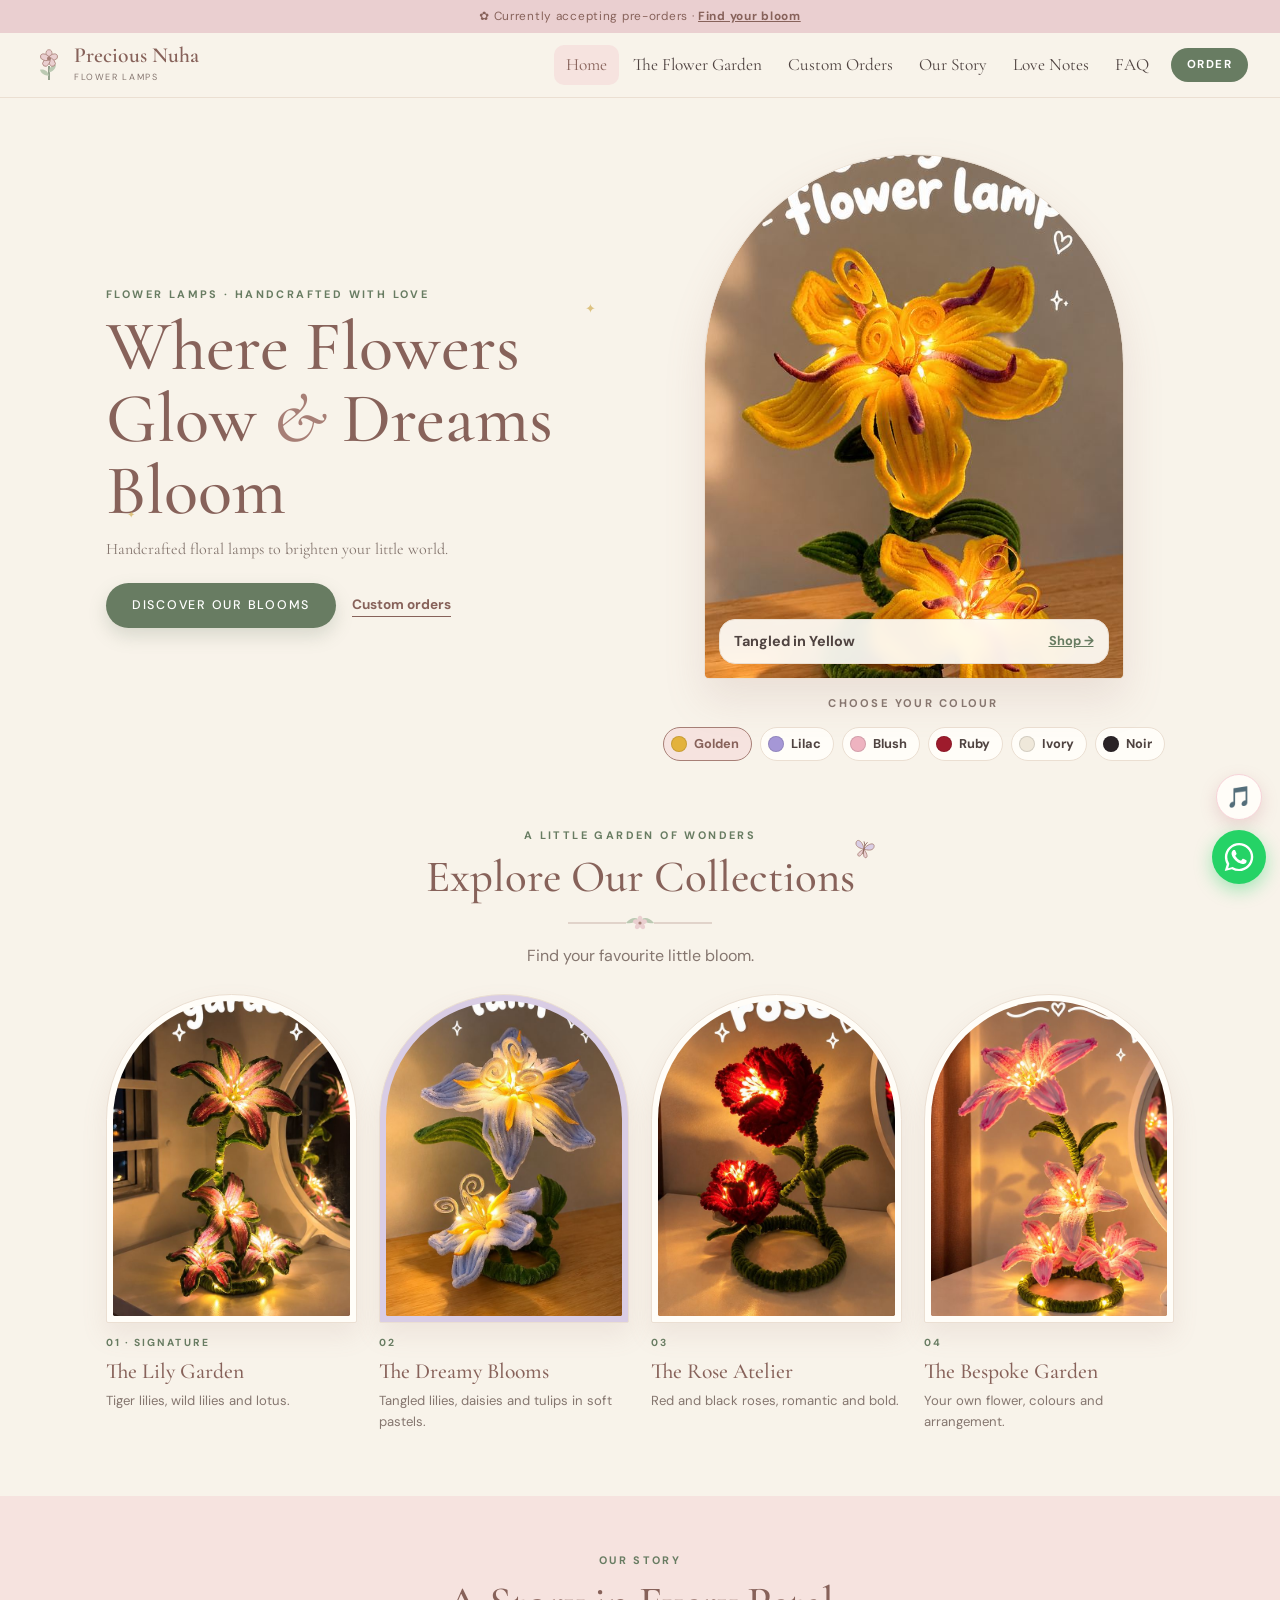
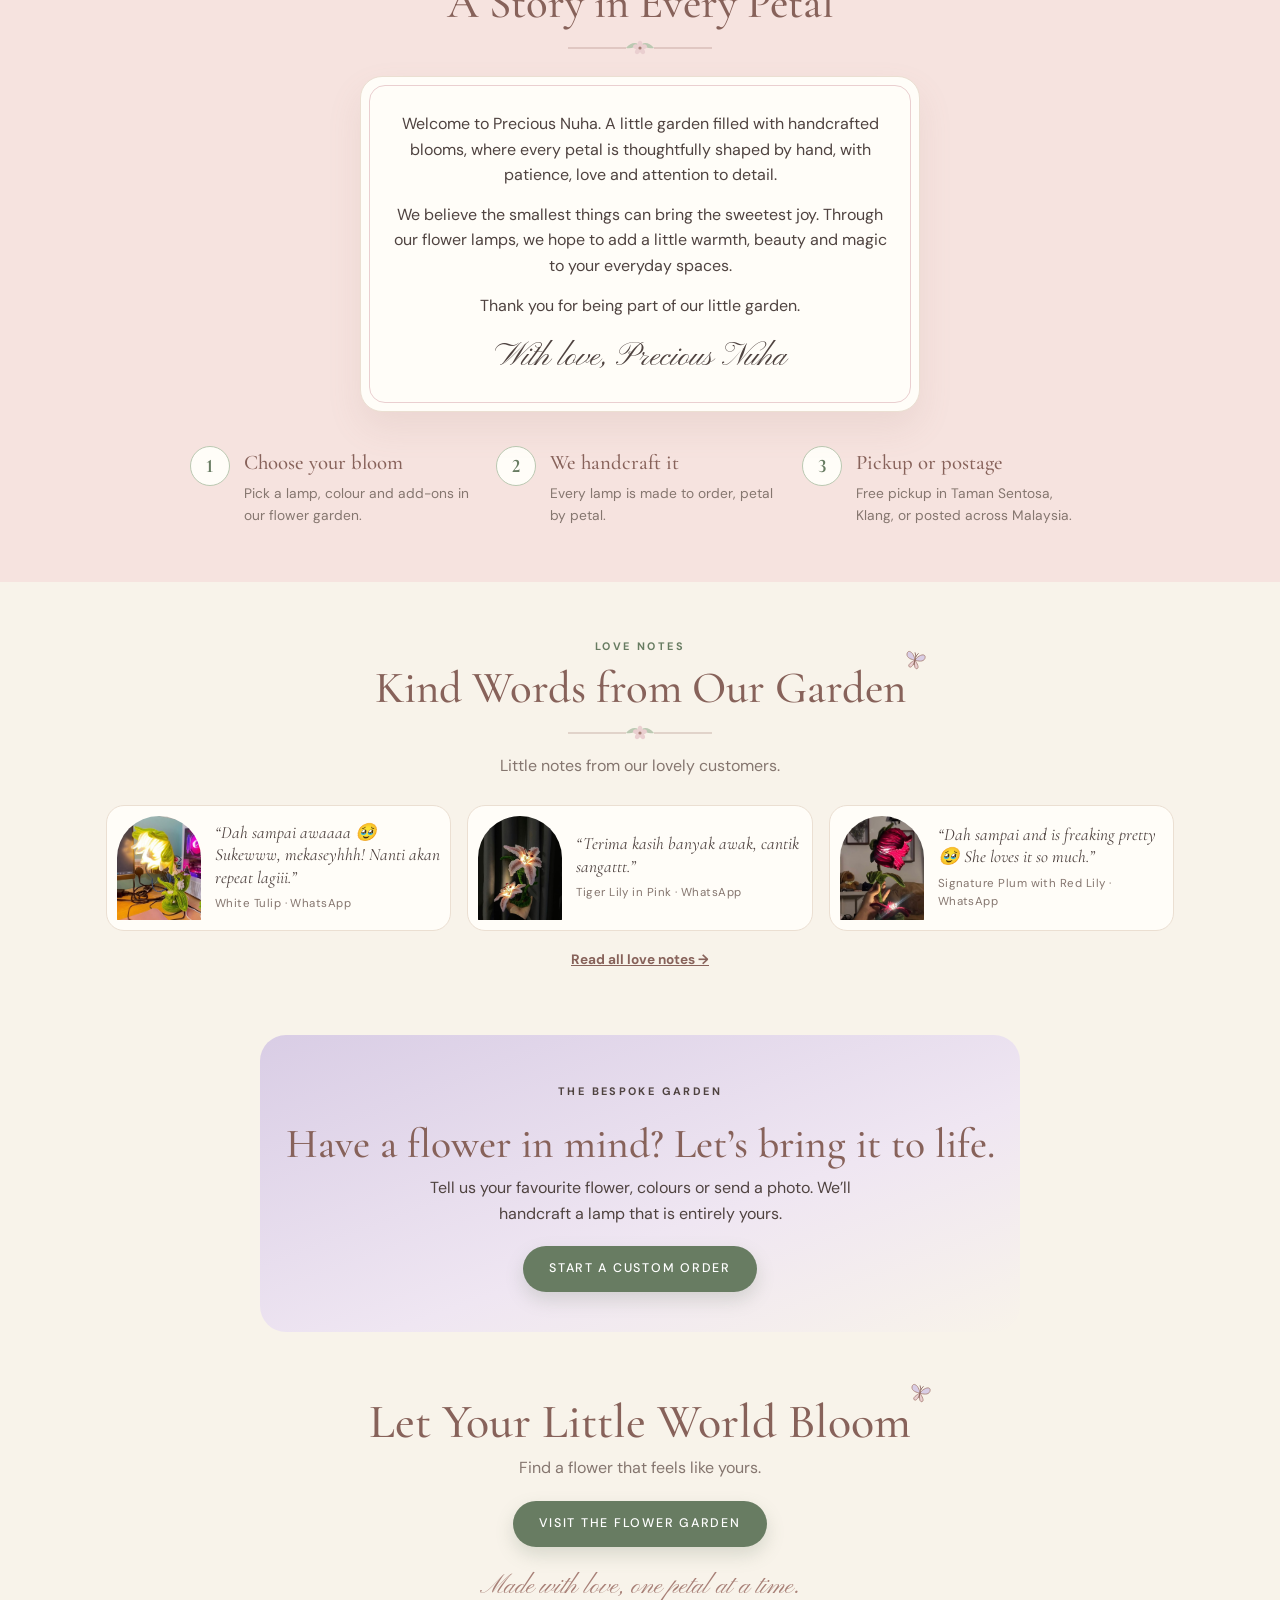
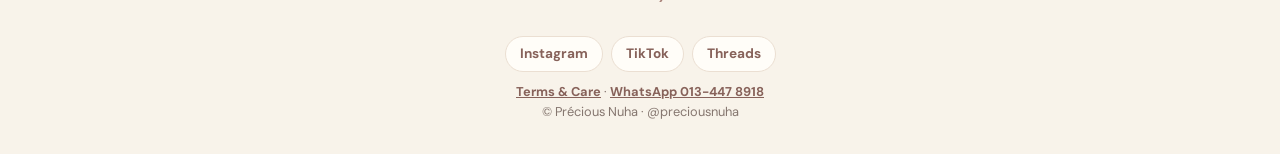
<file: index.html>
<!doctype html>
<html lang="en">
<head>
<meta charset="utf-8">
<meta name="viewport" content="width=device-width, initial-scale=1">
<title>Precious Nuha · Where Flowers Glow &amp; Dreams Bloom</title>
<link rel="icon" type="image/png" sizes="48x48" href="images/favicon-48.png">
<link rel="apple-touch-icon" sizes="180x180" href="apple-touch-icon.png">
<meta name="apple-mobile-web-app-title" content="Precious Nuha">
<link rel="manifest" href="site.webmanifest">
<meta name="description" content="Handmade fuzzy wire (pipe cleaner) flower lamps from Klang, Selangor. Lampu bunga kawat bulu: tiger lily, tulip, daisy &amp; roses that glow. Order via WhatsApp, postage across Malaysia or free self pickup in Taman Sentosa, Klang.">
<link rel="canonical" href="https://preciousnuha.com/">
<!-- Link preview on WhatsApp, Instagram, Threads, Facebook and X -->
<meta property="og:type" content="website">
<meta property="og:site_name" content="Précious Nuha Bloom">
<meta property="og:url" content="https://preciousnuha.com/">
<meta property="og:title" content="Précious Nuha Bloom 🌷 Handmade flower lamps">
<meta property="og:description" content="Where flowers bloom and magic glows ✨ Fuzzy wire flower lamps from RM35, handmade in Klang. Order via WhatsApp.">
<meta property="og:image" content="https://preciousnuha.com/images/og.jpg">
<meta property="og:image:width" content="1200">
<meta property="og:image:height" content="630">
<meta property="og:image:alt" content="Glowing tiger lily, tangled and daisy flower lamps by Précious Nuha Bloom">
<meta name="twitter:card" content="summary_large_image">
<link rel="preconnect" href="https://fonts.googleapis.com">
<link rel="preconnect" href="https://fonts.gstatic.com" crossorigin>
<link href="https://fonts.googleapis.com/css2?family=Cormorant+Garamond:ital,wght@0,400;0,500;0,600;1,400;1,500&family=DM+Sans:opsz,wght@9..40,400;9..40,500;9..40,700&family=Pinyon+Script&display=swap" rel="stylesheet">
<link rel="stylesheet" href="assets/site.css?v=20261124">
<!-- Visitor counter (GoatCounter: free, no cookies). Stats: https://preciousnuha.goatcounter.com -->
<script data-goatcounter="https://preciousnuha.goatcounter.com/count" async src="https://gc.zgo.at/count.js"></script>
<script type="application/ld+json">
{
  "@context": "https://schema.org",
  "@type": "Store",
  "name": "Précious Nuha Bloom",
  "description": "Handmade fuzzy wire (pipe cleaner) flower lamps from Klang, Selangor. Tiger lily, tulip, daisy and rose flower lamps that glow, made to order.",
  "url": "https://preciousnuha.com/",
  "logo": "https://preciousnuha.com/images/logo.jpg",
  "image": "https://preciousnuha.com/images/og.jpg",
  "telephone": "+60134478918",
  "priceRange": "RM35 - RM75",
  "currenciesAccepted": "MYR",
  "paymentAccepted": "DuitNow QR",
  "address": {
    "@type": "PostalAddress",
    "streetAddress": "Taman Sentosa",
    "addressLocality": "Klang",
    "addressRegion": "Selangor",
    "addressCountry": "MY"
  },
  "areaServed": "MY",
  "sameAs": [
    "https://www.instagram.com/preciousnuha",
    "https://www.tiktok.com/@preciousnuha",
    "https://www.threads.com/@preciousnuha"
  ]
}
</script>
<link rel="stylesheet" href="assets/garden.css?v=20261124">
</head>
<body class="home">

<svg width="0" height="0" style="position:absolute" aria-hidden="true"><symbol id="bf" viewBox="0 0 24 24"><path d="M12 12C9 5 3 3.5 3.5 8.5 4 12 9 12.5 12 12ZM12 12c3-7 9-8.5 8.5-3.5C20 12 15 12.5 12 12Z" fill="#D9CDE5" stroke="#A77F76" stroke-width=".7"/><path d="M12 12c-2.5 2.5-6 6-3.6 7.4C10.4 20.4 12 16 12 12Zm0 0c2.5 2.5 6 6 3.6 7.4C13.6 20.4 12 16 12 12Z" fill="#EACFD0" stroke="#A77F76" stroke-width=".7"/><path d="M12 8.5v8M12 8.5l-1.5-3M12 8.5l1.5-3" stroke="#87625a" stroke-width=".7" fill="none" stroke-linecap="round"/></symbol></svg>
<p class="announce">✿ Currently accepting pre-orders · <a href="catalogue.html">Find your bloom</a></p>
<header class="topbar">
  <a class="brand" href="index.html" aria-label="Precious Nuha home"><svg viewBox="0 0 32 32" aria-hidden="true"><path d="M16 30V17" stroke="#687C62" stroke-width="1.3" fill="none"/><path d="M16 26c-4.5 0-7.5-2-8.5-5.5 4.5-.8 7.5 1.5 8.5 5.5ZM16 23c3.5-.6 6.5-3.6 6.5-7.5-4.2.3-6.5 3.4-6.5 7.5Z" fill="#BBC9B2"/><g transform="translate(16 10)" fill="#EACFD0" stroke="#A77F76" stroke-width=".7"><ellipse cy="-4.2" rx="2.9" ry="4.2"/><ellipse cy="-4.2" rx="2.9" ry="4.2" transform="rotate(72)"/><ellipse cy="-4.2" rx="2.9" ry="4.2" transform="rotate(144)"/><ellipse cy="-4.2" rx="2.9" ry="4.2" transform="rotate(216)"/><ellipse cy="-4.2" rx="2.9" ry="4.2" transform="rotate(288)"/></g><circle cx="16" cy="10" r="1.9" fill="#A77F76"/></svg><span><b>Precious Nuha</b><small>Flower lamps</small></span></a>
  <nav class="links" aria-label="Pages">
    <a href="index.html" aria-current="page">Home</a>
    <a href="catalogue.html">The Flower Garden</a>
    <a href="index.html#custom">Custom Orders</a>
    <a href="index.html#story">Our Story</a>
    <a href="testimoni/">Love Notes</a>
    <a href="faq.html">FAQ</a>
  </nav>
  <a class="order-btn" href="catalogue.html">Order</a>
  <details class="menu"><summary aria-label="Menu"><span></span></summary>
  <nav aria-label="Menu">
    <a href="index.html" aria-current="page">Home</a>
    <a href="catalogue.html">The Flower Garden</a>
    <a href="index.html#custom">Custom Orders</a>
    <a href="index.html#story">Our Story</a>
    <a href="testimoni/">Love Notes</a>
    <a href="faq.html">FAQ</a>
  </nav>
  </details>
</header>

<section class="g-hero">
  <div>
    <p class="eyebrow2">Flower lamps · handcrafted with love</p>
    <h1>Where Flowers Glow <em>&amp;</em> Dreams Bloom<i class="dust" style="right:6%;top:-8px" aria-hidden="true">✦</i><i class="dust" style="left:4%;bottom:6px;font-size:.6rem" aria-hidden="true">✦</i></h1>
    <p class="lead">Handcrafted floral lamps to brighten your little world.</p>
    <div class="actions">
      <a class="g-btn" href="catalogue.html">Discover our blooms</a>
      <a class="text-link" href="#custom">Custom orders</a>
    </div>
  </div>
  <div>
    <div class="stage" id="stage">
      <video id="heroVideo" muted playsinline preload="metadata" aria-label="Flower lamp glowing"></video>
      <div class="tag"><span id="heroName"></span><a id="heroLink" href="catalogue.html">Shop →</a></div>
    </div>
    <p class="swatch-label">Choose your colour</p>
    <div class="swatches" id="swatches" role="group" aria-label="Lamp colours"></div>
  </div>
</section>

<section class="g-sec reveal" id="collections">
  <p class="eyebrow2">A little garden of wonders</p>
  <h2><span class="title-bfly">Explore Our Collections<svg class="bfly" aria-hidden="true"><use href="#bf"/></svg></span></h2>
  <div class="sprig" aria-hidden="true"></div>
  <p class="intro">Find your favourite little bloom.</p>
  <div class="g-cols">
    <a href="catalogue.html#col-lily">
      <div class="arch"><img src="images/wild-lily-garden.jpg" alt="Wild Lily Garden flower lamp" loading="lazy"></div>
      <span class="num">01 · Signature</span><h3>The Lily Garden</h3><p>Tiger lilies, wild lilies and lotus.</p>
    </a>
    <a href="catalogue.html#col-dreamy" class="lilac">
      <div class="arch"><img src="images/tangled-lilac.jpg" alt="Tangled in Lilac flower lamp" loading="lazy"></div>
      <span class="num">02</span><h3>The Dreamy Blooms</h3><p>Tangled lilies, daisies and tulips in soft pastels.</p>
    </a>
    <a href="catalogue.html#col-rose">
      <div class="arch"><img src="images/red-roses.jpg" alt="Red Roses flower lamp" loading="lazy"></div>
      <span class="num">03</span><h3>The Rose Atelier</h3><p>Red and black roses, romantic and bold.</p>
    </a>
    <a href="#custom">
      <div class="arch"><img src="images/blush-reverie-lily.jpg" alt="Blush Reverie Lily flower lamp" loading="lazy"></div>
      <span class="num">04</span><h3>The Bespoke Garden</h3><p>Your own flower, colours and arrangement.</p>
    </a>
  </div>
</section>

<section class="g-story reveal" id="story">
  <div class="g-sec" style="padding-top:0">
    <p class="eyebrow2">Our story</p>
    <h2>A Story in Every Petal</h2>
    <div class="sprig" aria-hidden="true"></div>
  </div>
  <div class="letter">
    <p>Welcome to Precious Nuha. A little garden filled with handcrafted blooms, where every petal is thoughtfully shaped by hand, with patience, love and attention to detail.</p>
    <p>We believe the smallest things can bring the sweetest joy. Through our flower lamps, we hope to add a little warmth, beauty and magic to your everyday spaces.</p>
    <p>Thank you for being part of our little garden.</p>
    <p class="hand">With love, Precious Nuha</p>
  </div>
  <div class="steps">
    <div><b>1</b><div><h3>Choose your bloom</h3><p>Pick a lamp, colour and add-ons in our flower garden.</p></div></div>
    <div><b>2</b><div><h3>We handcraft it</h3><p>Every lamp is made to order, petal by petal.</p></div></div>
    <div><b>3</b><div><h3>Pickup or postage</h3><p>Free pickup in Taman Sentosa, Klang, or posted across Malaysia.</p></div></div>
  </div>
</section>

<section class="g-sec reveal" id="love">
  <p class="eyebrow2">Love notes</p>
  <h2><span class="title-bfly">Kind Words from Our Garden<svg class="bfly" aria-hidden="true"><use href="#bf"/></svg></span></h2>
  <div class="sprig" aria-hidden="true"></div>
  <p class="intro">Little notes from our lovely customers.</p>
  <div class="g-love">
    <figure><img src="testimoni/photos/white-tulip-desk.jpg" alt="White Tulip lamp on a customer's desk" loading="lazy"><div><blockquote>“Dah sampai awaaaa 🥹 Sukewww, mekaseyhhh! Nanti akan repeat lagiii.”</blockquote><figcaption>White Tulip · WhatsApp</figcaption></div></figure>
    <figure><img src="testimoni/photos/tiger-lily-pink-hand.jpg" alt="Tiger Lily in Pink lamp held by a customer" loading="lazy"><div><blockquote>“Terima kasih banyak awak, cantik sangattt.”</blockquote><figcaption>Tiger Lily in Pink · WhatsApp</figcaption></div></figure>
    <figure><img src="testimoni/photos/signature-plum-hand.jpg" alt="Signature Plum lamp held by a customer" loading="lazy"><div><blockquote>“Dah sampai and is freaking pretty 🥹 She loves it so much.”</blockquote><figcaption>Signature Plum with Red Lily · WhatsApp</figcaption></div></figure>
  </div>
  <a class="more" href="testimoni/">Read all love notes →</a>
</section>

<section class="g-custom reveal" id="custom">
  <p class="eyebrow2">The Bespoke Garden</p>
  <h2>Have a flower in mind? Let’s bring it to life.</h2>
  <p>Tell us your favourite flower, colours or send a photo. We’ll handcraft a lamp that is entirely yours.</p>
  <a class="g-btn" href="https://wa.me/60134478918?text=Hi%20Precious%20Nuha!%20I%27d%20love%20a%20custom%20flower%20lamp%3A%20" target="_blank" rel="noopener">Start a custom order</a>
</section>

<section class="g-close reveal">
  <h2><span class="title-bfly">Let Your Little World Bloom<svg class="bfly" aria-hidden="true"><use href="#bf"/></svg></span></h2>
  <p>Find a flower that feels like yours.</p>
  <a class="g-btn" href="catalogue.html">Visit the flower garden</a>
</section>

<footer class="home-footer">
  <p class="footer-line">Made with love, one petal at a time.</p>
  <p class="socials">
    <a href="https://www.instagram.com/preciousnuha" target="_blank" rel="noopener">Instagram</a>
    <a href="https://www.tiktok.com/@preciousnuha" target="_blank" rel="noopener">TikTok</a>
    <a href="https://www.threads.com/@preciousnuha" target="_blank" rel="noopener">Threads</a>
  </p>
  <a class="terms-link" href="terms.html">Terms &amp; Care</a> · <a class="terms-link" href="https://wa.me/60134478918" target="_blank" rel="noopener">WhatsApp 013-447 8918</a><br>&copy; Précious Nuha · @preciousnuha
</footer>

<script>
  // Hero: the lamp glows in a short clip; tapping a colour (or waiting for the clip to end) switches lamp.
  (() => {
    const LAMPS = [
      { id: "tangled-yellow", name: "Tangled in Yellow", colour: "Golden", dot: "#e3b23c", cat: "col-dreamy" },
      { id: "tangled-lilac", name: "Tangled in Lilac", colour: "Lilac", dot: "#a597d6", cat: "col-dreamy" },
      { id: "tiger-lily-pink", name: "Tiger Lily in Pink", colour: "Blush", dot: "#eeb3c0", cat: "col-lily" },
      { id: "red-roses", name: "Red Roses", colour: "Ruby", dot: "#9e1b2c", cat: "col-rose" },
      { id: "white-daisy", name: "White Daisy", colour: "Ivory", dot: "#efe8da", cat: "col-dreamy" },
      { id: "black-roses", name: "Black Roses", colour: "Noir", dot: "#2a2326", cat: "col-rose" }
    ];
    const still = window.matchMedia("(prefers-reduced-motion: reduce)").matches;
    const video = document.getElementById("heroVideo");
    const box = document.getElementById("swatches");
    let current = -1;

    box.innerHTML = LAMPS.map((l, i) =>
      `<button type="button" data-i="${i}" aria-pressed="false"><i style="background:${l.dot}"></i>${l.colour}</button>`).join("");

    function show(i) {
      current = (i + LAMPS.length) % LAMPS.length;
      const l = LAMPS[current];
      box.querySelectorAll("button").forEach((b, j) => b.setAttribute("aria-pressed", String(j === current)));
      document.getElementById("heroName").textContent = l.name;
      document.getElementById("heroLink").href = "catalogue.html#" + l.cat;
      video.classList.add("fade");
      setTimeout(() => {
        video.poster = `images/${l.id}.jpg`;
        if (still) { video.removeAttribute("src"); video.load(); }
        else { video.src = `videos/${l.id}.mp4`; video.play().catch(() => {}); }
        video.classList.remove("fade");
      }, 350);
    }

    box.addEventListener("click", e => {
      const b = e.target.closest("button");
      if (b) show(Number(b.dataset.i));
    });
    video.addEventListener("ended", () => show(current + 1));
    show(0);
  })();

  // Sections fade in gently as they scroll into view.
  (() => {
    const els = document.querySelectorAll(".reveal");
    if (!("IntersectionObserver" in window)) { els.forEach(e => e.classList.add("in")); return; }
    const io = new IntersectionObserver(es => es.forEach(e => { if (e.isIntersecting) { e.target.classList.add("in"); io.unobserve(e.target); } }), { rootMargin: "0px 0px -10% 0px" });
    els.forEach(e => io.observe(e));
  })();
</script>
<script src="assets/music.js?v=20261124" defer></script>
<script src="assets/whatsapp.js?v=20261124" defer></script>
</body>
</html>
</file>
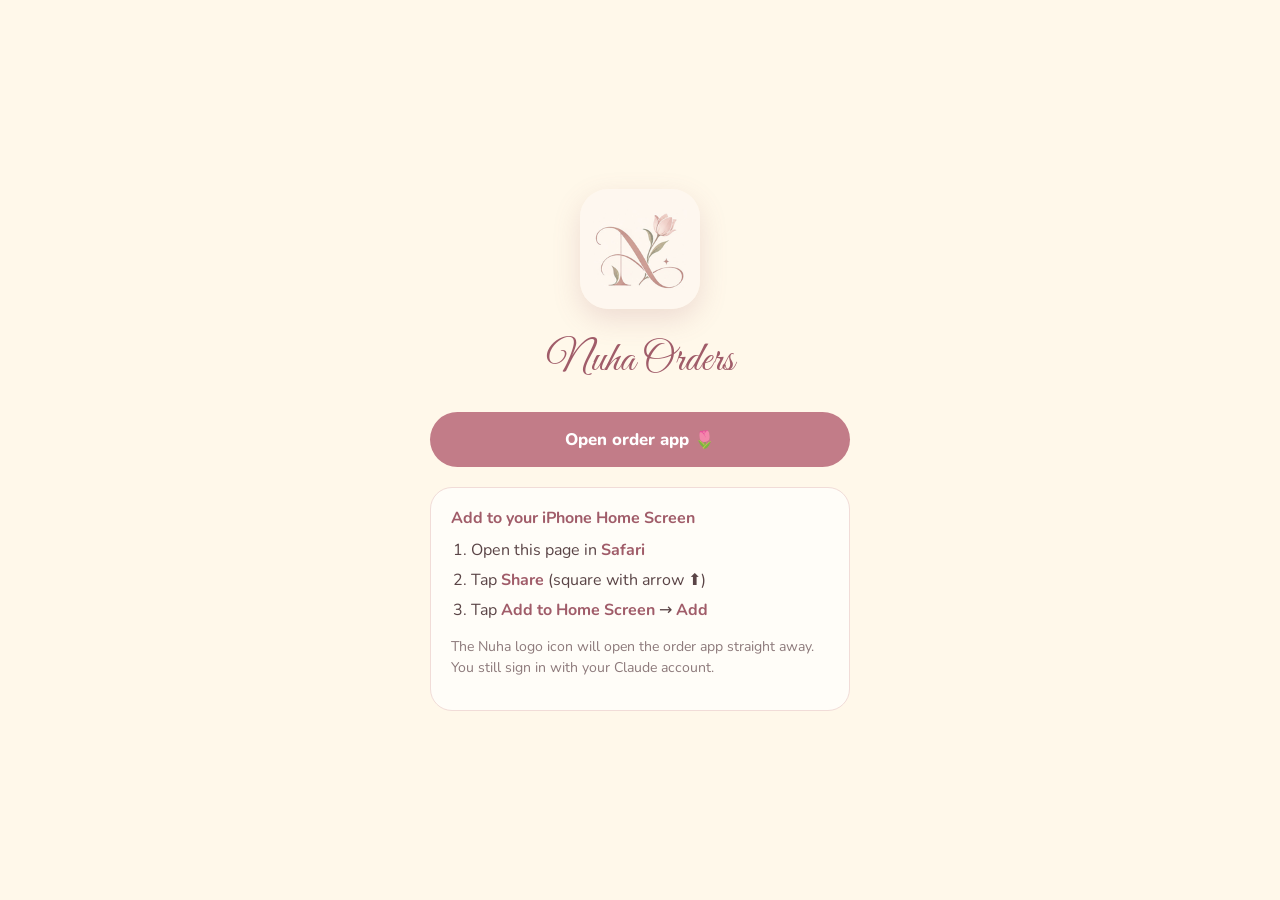
<file: orders/index.html>
<!doctype html>
<html lang="en">
<head>
<meta charset="utf-8">
<meta name="viewport" content="width=device-width, initial-scale=1, viewport-fit=cover">
<title>Nuha Orders</title>
<meta name="robots" content="noindex, nofollow">
<meta name="theme-color" content="#fff8ea">
<link rel="icon" type="image/png" href="icon-192.png">
<link rel="apple-touch-icon" sizes="180x180" href="icon-180.png">
<meta name="apple-mobile-web-app-title" content="Nuha Orders">
<link href="https://fonts.googleapis.com/css2?family=Great+Vibes&family=Nunito:wght@400;700;800&display=swap" rel="stylesheet">
<script>
  // The shop's order app lives in Claude. This page only gives it a Home Screen icon.
  var APP = "https://claude.ai/artifact/DqgFopdLSjs8f6Q56Fbtdd";
  // Opened from the Home Screen icon: go straight to the app.
  if (/[?&]open\b/.test(location.search)) location.replace(APP);
</script>
<style>
  :root { --bg: #fff8ea; --card: #fffdf8; --rose: #c27c88; --rose-dark: #a05c69; --text: #5a4446; --muted: #8d7a7b; --line: #f1dcd8; --soft: #fbe4e6; }
  @media (prefers-color-scheme: dark) {
    :root { --bg: #221a1b; --card: #2d2425; --rose: #d896a1; --rose-dark: #f0bcc4; --text: #f7ece6; --muted: #b9a2a2; --line: #4a3a3b; --soft: #4a3135; }
  }
  * { box-sizing: border-box; }
  body { margin: 0; min-height: 100vh; background: var(--bg); color: var(--text); font: 16px/1.5 "Nunito", system-ui, sans-serif;
    display: grid; place-items: center; padding: max(24px, env(safe-area-inset-top)) max(16px, env(safe-area-inset-right)) max(24px, env(safe-area-inset-bottom)) max(16px, env(safe-area-inset-left)); }
  main { width: 100%; max-width: 420px; text-align: center; }
  img { width: 120px; height: 120px; border-radius: 28px; box-shadow: 0 10px 28px rgba(160, 92, 105, .18); }
  h1 { font-family: "Great Vibes", cursive; font-weight: 400; font-size: 2.6rem; color: var(--rose-dark); margin: 14px 0 0; }
  .open { display: block; margin: 20px 0; padding: 15px; border-radius: 999px; background: var(--rose); color: #fff; font-weight: 800; text-decoration: none; font-size: 1.05rem; }
  .card { background: var(--card); border: 1.5px solid var(--line); border-radius: 22px; padding: 18px 20px; text-align: left; }
  .card b { color: var(--rose-dark); }
  ol { margin: 8px 0 0; padding-left: 20px; display: grid; gap: 6px; }
  .note { color: var(--muted); font-size: .88rem; margin-top: 14px; }
</style>
</head>
<body>
<main>
  <img src="icon-180.png" alt="Nuha Orders">
  <h1>Nuha Orders</h1>
  <a class="open" id="open" href="https://claude.ai/artifact/DqgFopdLSjs8f6Q56Fbtdd">Open order app 🌷</a>
  <div class="card">
    <b>Add to your iPhone Home Screen</b>
    <ol>
      <li>Open this page in <b>Safari</b></li>
      <li>Tap <b>Share</b> (square with arrow ⬆️)</li>
      <li>Tap <b>Add to Home Screen</b> → <b>Add</b></li>
    </ol>
    <p class="note">The Nuha logo icon will open the order app straight away. You still sign in with your Claude account.</p>
  </div>
</main>
<script>
  // Whatever is saved to the Home Screen from here opens the app directly.
  if (!/[?&]open\b/.test(location.search)) history.replaceState(null, "", location.pathname + "?open");
</script>
</body>
</html>
</file>
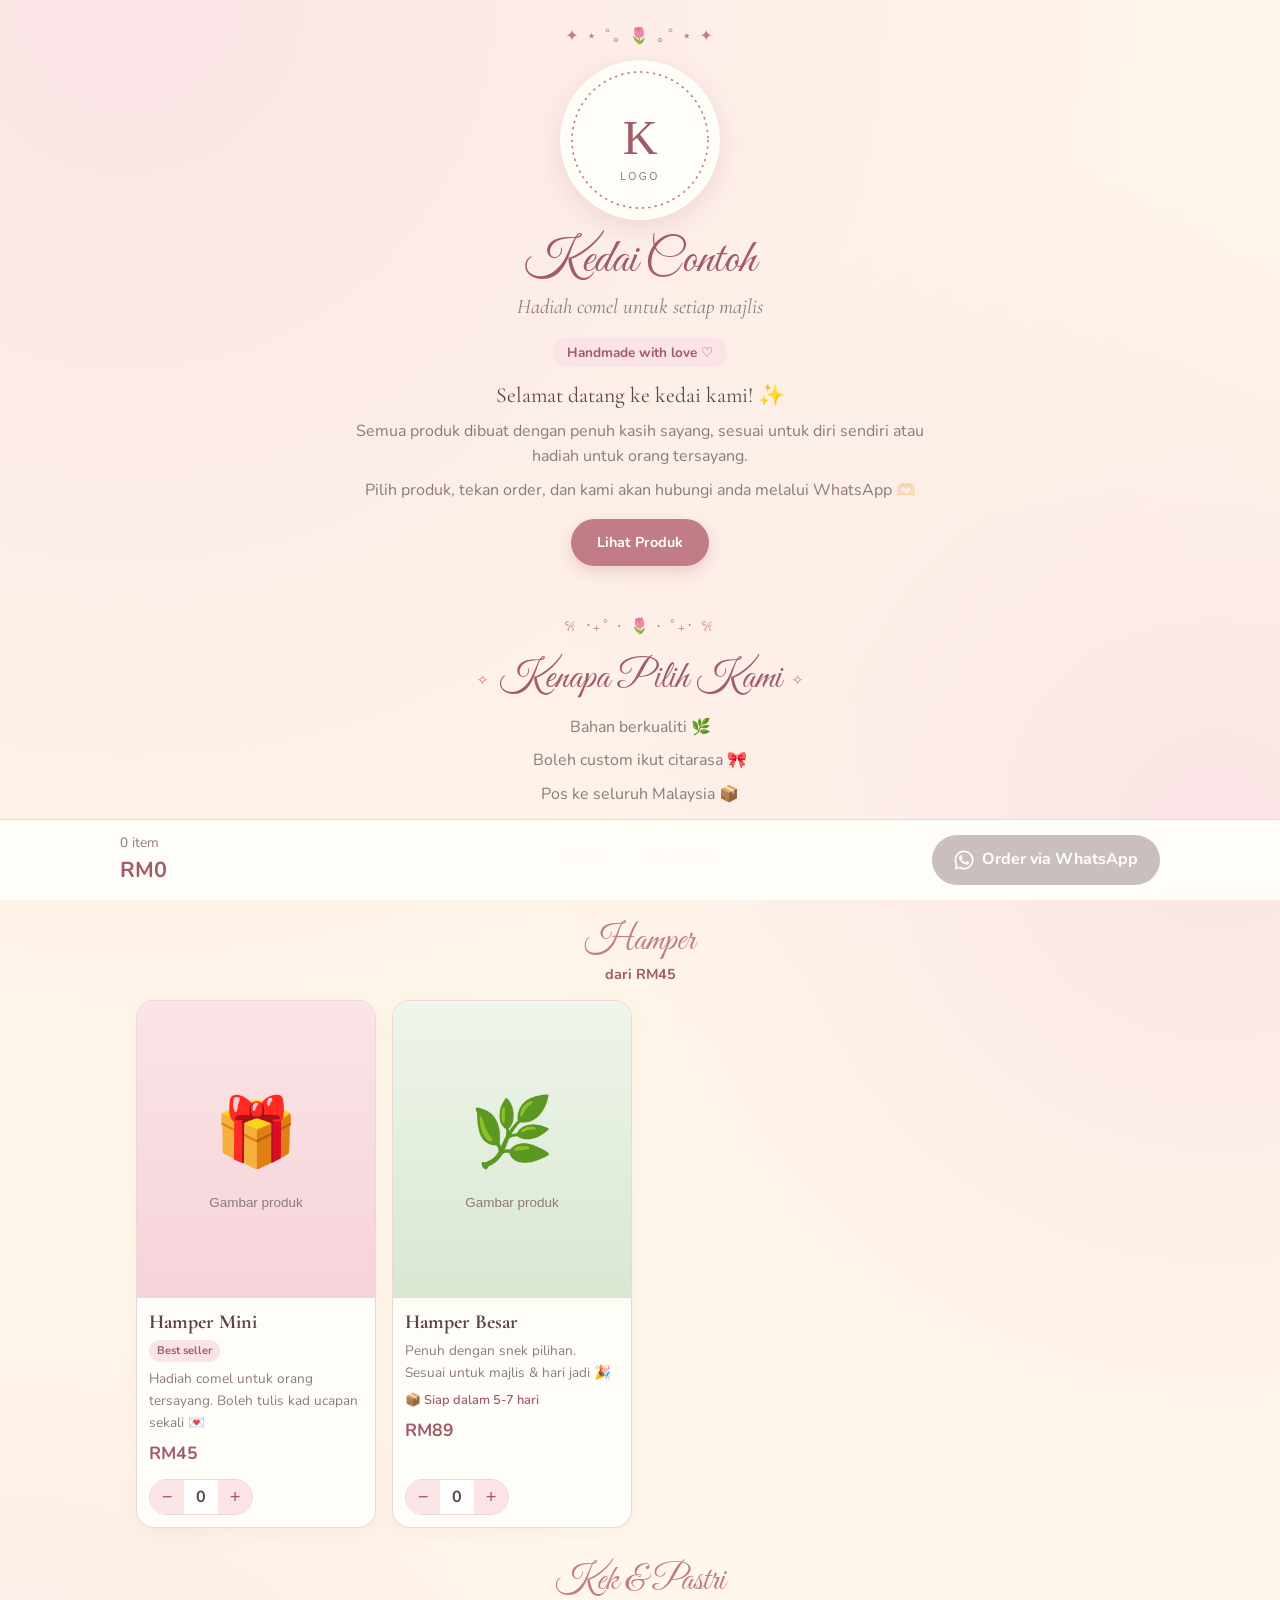
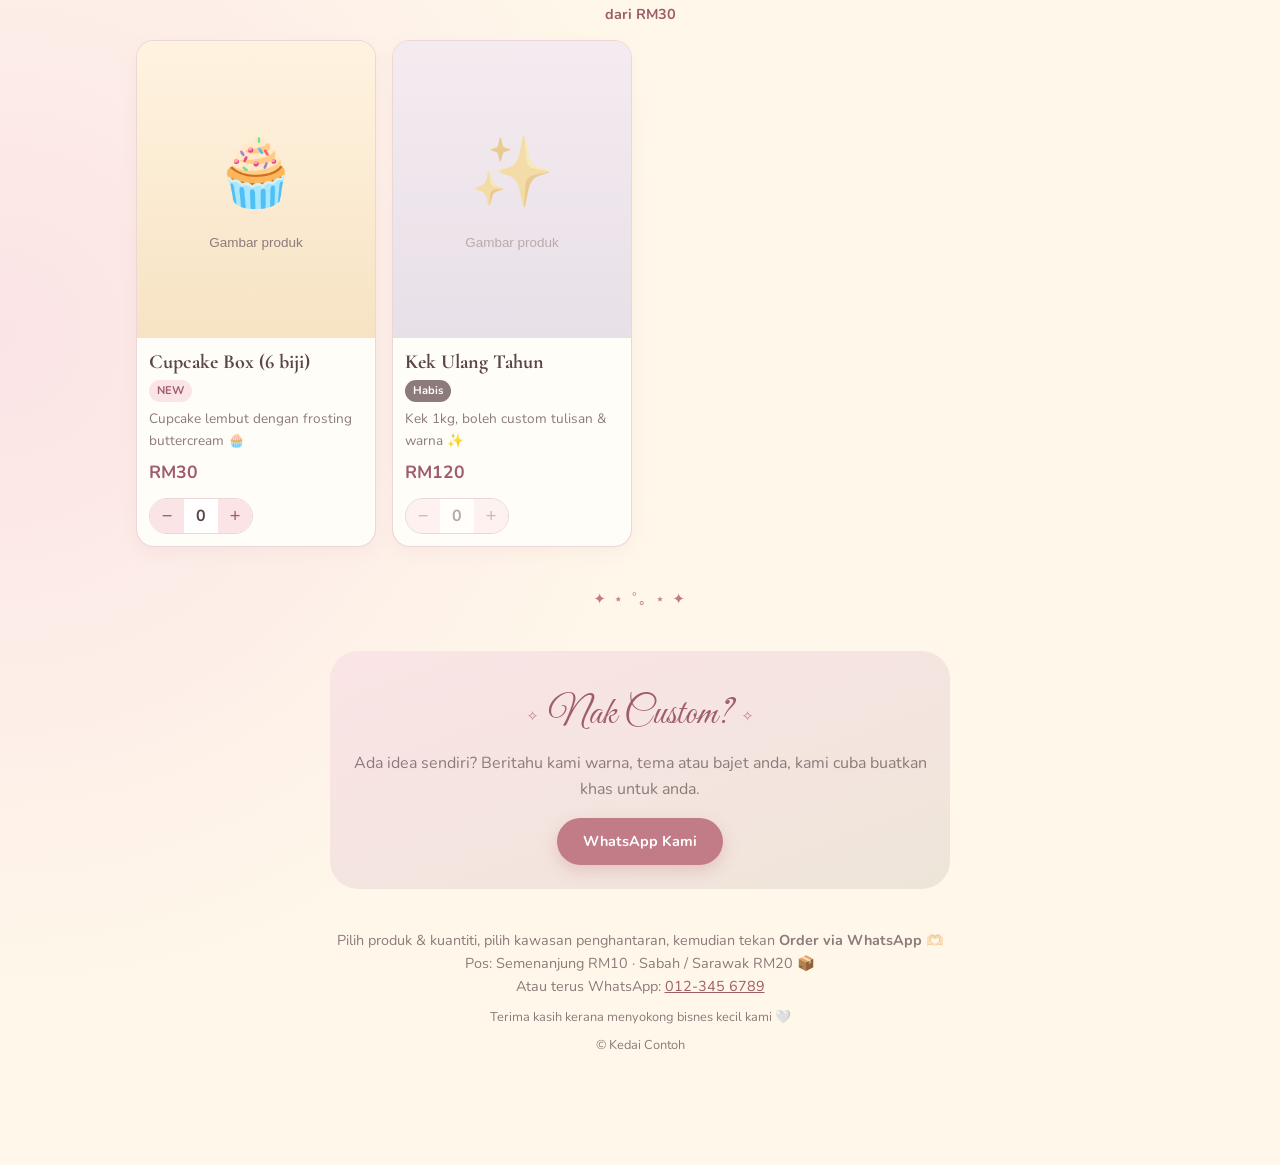
<file: template/index.html>
<!doctype html>
<html lang="ms">
<head>
<meta charset="utf-8">
<meta name="viewport" content="width=device-width, initial-scale=1">
<title>Kedai</title>
<meta name="description" content="">
<link rel="preconnect" href="https://fonts.googleapis.com">
<link rel="preconnect" href="https://fonts.gstatic.com" crossorigin>
<script src="config.js"></script>
<script>
  // Ready-made themes for the Basic package. "custom" (Pro) uses colors and fonts from config.js.
  const THEMES = {
    pink: {
      colors: { background: "#fff8ea", soft: "#fbe4e6", accent: "#c27c88", accentDark: "#a05c69", text: "#5a4446", muted: "#8d7a7b" },
      fonts: { script: "Great Vibes", serif: "Cormorant Garamond", body: "Nunito" }
    },
    sage: {
      colors: { background: "#f6f8f1", soft: "#e2ead8", accent: "#6f8762", accentDark: "#4f6545", text: "#3d4738", muted: "#7a8573" },
      fonts: { script: "Parisienne", serif: "Lora", body: "Nunito" }
    },
    cream: {
      colors: { background: "#fbf7f0", soft: "#efe3d0", accent: "#a07a4a", accentDark: "#74552f", text: "#463b30", muted: "#8a7c6a" },
      fonts: { script: "Allura", serif: "Playfair Display", body: "Nunito" }
    }
  };

  // Apply colours, fonts and page title before the page paints.
  (function () {
    const S = window.SHOP, root = document.documentElement.style;
    // ?theme=sage in the address bar previews a theme without editing config.js.
    const theme = THEMES[new URLSearchParams(location.search).get("theme") || S.theme] || { colors: S.colors, fonts: S.fonts };
    const c = theme.colors, f = theme.fonts;
    root.setProperty("--bg", c.background);
    root.setProperty("--soft", c.soft);
    root.setProperty("--accent", c.accent);
    root.setProperty("--accent-dark", c.accentDark);
    root.setProperty("--text", c.text);
    root.setProperty("--muted", c.muted);
    root.setProperty("--script", `"${f.script}", cursive`);
    root.setProperty("--serif", `"${f.serif}", Georgia, serif`);
    root.setProperty("--body", `"${f.body}", system-ui, sans-serif`);
    root.setProperty("--ratio", S.photoRatio);
    const fam = [f.script, f.serif, f.body].map(n => "family=" + n.replace(/ /g, "+") + ":wght@400;600;700").join("&");
    document.write(`<link rel="stylesheet" href="https://fonts.googleapis.com/css2?${fam}&display=swap">`);
    document.title = S.name;
    document.documentElement.lang = S.lang;
  })();
</script>
<style>
  :root {
    --card: #fffdf8;
    --line: color-mix(in srgb, var(--soft) 70%, var(--muted) 15%);
    --wa: #25d366;
    --wa-dark: #1da851;
  }
  * { box-sizing: border-box; }
  html { scroll-behavior: smooth; }
  body {
    margin: 0;
    background:
      radial-gradient(circle at 10% 0%, var(--soft) 0, transparent 40%),
      radial-gradient(circle at 95% 30%, var(--soft) 0, transparent 30%),
      radial-gradient(circle at 0% 70%, var(--soft) 0, transparent 30%),
      var(--bg);
    color: var(--text);
    font-family: var(--body);
    line-height: 1.6;
  }
  img { max-width: 100%; display: block; }
  p { margin: 0 0 8px; }
  .demo-bar {
    background: var(--accent-dark); color: #fff; text-align: center;
    padding: 10px 14px; font-size: .85rem; line-height: 1.5;
  }
  .demo-bar[hidden] { display: none; }
  .demo-bar a { color: #fff; font-weight: 700; }
  .demo-bar .themes { display: inline-flex; gap: 6px; margin: 6px 4px 0; flex-wrap: wrap; justify-content: center; }
  .demo-bar .themes a {
    text-decoration: none; border: 1px solid rgba(255,255,255,.6); border-radius: 999px; padding: 2px 10px; font-weight: 600;
  }
  .demo-bar .themes a[aria-current] { background: #fff; color: var(--accent-dark); }
  .demo-bar .cta { display: inline-block; margin-top: 6px; background: #25d366; border-radius: 999px; padding: 4px 12px; text-decoration: none; }
  .sparkle, .divider { text-align: center; color: var(--accent); letter-spacing: .12em; margin: 0; }
  .divider { margin: 40px 0 0; font-size: .95rem; }

  header { text-align: center; padding: 24px 16px 8px; max-width: 640px; margin: 0 auto; }
  header img.logo {
    width: 160px; aspect-ratio: 1; object-fit: cover;
    margin: 10px auto 0; border-radius: 50%;
    box-shadow: 0 8px 24px color-mix(in srgb, var(--accent) 20%, transparent);
  }
  h1 { font-family: var(--script); font-weight: 400; font-size: 3rem; color: var(--accent-dark); margin: 14px 0 0; line-height: 1.1; }
  .tagline { font-family: var(--serif); font-style: italic; font-size: 1.3rem; color: var(--muted); margin: 4px 0 0; }
  .kicker {
    display: inline-block; margin: 14px 0 0; padding: 4px 14px; border-radius: 999px;
    background: var(--soft); color: var(--accent-dark); font-weight: 700; font-size: .85rem;
  }
  .story { color: var(--muted); margin-top: 14px; }
  .story strong { color: var(--text); }
  .lead { font-family: var(--serif); font-size: 1.35rem; color: var(--text); line-height: 1.35; }
  .btn {
    display: inline-block; margin-top: 8px; background: var(--accent); color: #fff;
    border-radius: 999px; padding: 12px 26px; font-weight: 700; font-size: .9rem; text-decoration: none;
    box-shadow: 0 6px 16px color-mix(in srgb, var(--accent) 30%, transparent);
  }
  .btn:hover { background: var(--accent-dark); }

  .block { max-width: 620px; margin: 0 auto; padding: 0 16px; text-align: center; scroll-margin-top: 16px; }
  .block-title { font-family: var(--script); font-weight: 400; font-size: 2.4rem; color: var(--accent-dark); margin: 16px 0 6px; line-height: 1.2; }
  .block-title::before, .block-title::after { content: "✧"; font-family: var(--body); font-size: .9rem; color: var(--accent); margin: 0 10px; vertical-align: middle; }
  .bubble-wrap { padding: 0 16px; }
  .bubble {
    max-width: 620px; margin: 40px auto 0; padding: 24px 20px;
    background: linear-gradient(160deg, var(--soft) 0%, color-mix(in srgb, var(--bg) 85%, var(--muted)) 100%);
    border-radius: 28px; text-align: center;
  }
  .signoff { margin: 8px 0 0; color: var(--muted); }

  .preorder {
    display: block; max-width: 420px; margin: 14px auto 0; padding: 10px 16px; border-radius: 16px;
    background: var(--card); border: 1px dashed var(--accent); color: var(--accent-dark);
    font-weight: 700; font-size: .9rem; text-align: center;
  }
  .preorder[hidden] { display: none; }

  nav.chips {
    position: sticky; top: 0; z-index: 5;
    background: color-mix(in srgb, var(--bg) 94%, transparent); backdrop-filter: blur(6px);
    display: flex; gap: 8px; overflow-x: auto; padding: 12px 16px; margin-top: 20px;
    border-bottom: 1px solid var(--line); scrollbar-width: none;
  }
  nav.chips::-webkit-scrollbar { display: none; }
  nav.chips a {
    flex: none; border: 1px solid var(--line); background: var(--card); color: var(--accent-dark);
    border-radius: 999px; padding: 6px 14px; font-size: .85rem; font-weight: 600; text-decoration: none; white-space: nowrap;
  }
  @media (min-width: 900px) { nav.chips { justify-content: center; } }

  main { max-width: 1040px; margin: 0 auto; padding: 0 16px; scroll-margin-top: 56px; }
  main section { scroll-margin-top: 64px; }
  .section-head { text-align: center; margin: 32px 0 14px; }
  .section-head h3 { font-family: var(--script); font-weight: 400; font-size: 2.2rem; color: var(--accent); margin: 0; line-height: 1.2; }
  .section-head p { margin: 0; color: var(--muted); font-size: .9rem; }
  .section-head .price-tag { color: var(--accent-dark); font-weight: 700; }
  .grid { display: grid; grid-template-columns: repeat(auto-fill, minmax(200px, 1fr)); gap: 16px; }
  .card {
    background: var(--card); border: 1px solid var(--line); border-radius: 18px; overflow: hidden;
    box-shadow: 0 6px 18px color-mix(in srgb, var(--accent) 8%, transparent);
    display: flex; flex-direction: column;
  }
  .card .photo { background: var(--soft); cursor: zoom-in; border: 0; padding: 0; width: 100%; }
  .card .photo img { width: 100%; height: auto; aspect-ratio: var(--ratio); object-fit: contain; }
  .card-body { padding: 12px; display: flex; flex-direction: column; gap: 6px; flex: 1; }
  .card h4 { font-family: var(--serif); font-size: 1.25rem; line-height: 1.2; margin: 0; color: var(--text); }
  .card p { margin: 0; color: var(--muted); font-size: .85rem; }
  .badges { display: flex; flex-wrap: wrap; gap: 4px; }
  .badge { font-size: .7rem; font-weight: 700; color: var(--accent-dark); background: var(--soft); border-radius: 999px; padding: 2px 8px; }
  .badge.out { color: #fff; background: var(--muted); }
  .ready { color: var(--accent-dark) !important; font-weight: 600; font-size: .8rem !important; }
  .card.sold-out .photo img { opacity: .55; filter: grayscale(.4); }
  .price { font-weight: 700; color: var(--accent-dark); font-size: 1.1rem; }
  .row { display: flex; align-items: center; justify-content: space-between; gap: 8px; margin-top: auto; padding-top: 6px; flex-wrap: wrap; }
  .qty { display: inline-flex; align-items: center; border: 1px solid var(--line); border-radius: 999px; overflow: hidden; }
  .qty button { width: 34px; height: 34px; border: 0; background: var(--soft); color: var(--accent-dark); font-size: 1.15rem; cursor: pointer; }
  .qty input {
    width: 34px; height: 34px; border: 0; text-align: center; font: inherit; font-weight: 700;
    color: var(--text); background: #fff; -moz-appearance: textfield;
  }
  .qty input::-webkit-outer-spin-button, .qty input::-webkit-inner-spin-button { -webkit-appearance: none; margin: 0; }
  .qty button:disabled, .qty input:disabled { opacity: .45; cursor: not-allowed; }
  .subtotal { font-size: .8rem; color: var(--muted); }
  .loading { text-align: center; color: var(--muted); padding: 40px 0; }
  .loading a { color: var(--accent-dark); }

  .order {
    position: fixed; left: 0; right: 0; bottom: 0; z-index: 10;
    background: color-mix(in srgb, var(--card) 96%, transparent); backdrop-filter: blur(6px);
    border-top: 1px solid var(--line); padding: 12px 16px;
  }
  .order-inner { max-width: 1040px; margin: 0 auto; display: flex; align-items: center; justify-content: space-between; gap: 12px; }
  .ship { max-width: 1040px; margin: 0 auto 10px; display: flex; align-items: center; gap: 8px; flex-wrap: wrap; font-size: .85rem; color: var(--muted); }
  .ship[hidden] { display: none; }
  .ship label { cursor: pointer; }
  .ship input { position: absolute; opacity: 0; pointer-events: none; }
  .ship span.pill {
    display: inline-block; border: 1px solid var(--line); background: var(--card);
    color: var(--accent-dark); border-radius: 999px; padding: 5px 12px; font-weight: 600;
  }
  .ship input:checked + span.pill { background: var(--accent); border-color: var(--accent); color: #fff; }
  .ship input:focus-visible + span.pill { outline: 2px solid var(--accent-dark); outline-offset: 2px; }
  .ship.nudge span.pill { animation: nudge .5s; border-color: var(--accent); }
  @keyframes nudge { 25% { transform: translateX(-4px); } 75% { transform: translateX(4px); } }
  .total-label { font-size: .85rem; color: var(--muted); }
  .total { font-size: 1.35rem; font-weight: 700; color: var(--accent-dark); }
  .wa-btn {
    display: inline-flex; align-items: center; gap: 8px; background: var(--wa); color: #fff; border: 0;
    border-radius: 999px; padding: 12px 22px; font: inherit; font-weight: 700; cursor: pointer; white-space: nowrap;
  }
  .wa-btn:hover { background: var(--wa-dark); }
  .wa-btn:disabled { background: #c9bfbf; cursor: not-allowed; }
  .wa-btn svg { width: 20px; height: 20px; fill: currentColor; }

  .info { margin-top: 40px; padding: 0 16px; text-align: center; color: var(--muted); font-size: .9rem; }
  .info a, footer a { color: var(--accent-dark); }
  footer { text-align: center; color: var(--muted); font-size: .8rem; padding: 0 16px 110px; }
  .lightbox {
    position: fixed; inset: 0; z-index: 20; background: rgba(40, 30, 32, .85);
    display: none; align-items: center; justify-content: center; padding: 16px; cursor: zoom-out;
  }
  .lightbox.open { display: flex; }
  .lightbox img { max-height: 90vh; max-width: 100%; border-radius: 14px; }

  @media (max-width: 480px) {
    h1 { font-size: 2.6rem; }
    .grid { grid-template-columns: repeat(2, minmax(0, 1fr)); gap: 12px; }
    .card-body { padding: 10px; }
    .card h4 { font-size: 1.1rem; }
    .card p { font-size: .8rem; }
    .qty button, .qty input { width: 30px; height: 30px; }
    .block-title { font-size: 2.1rem; }
    .block-title::before, .block-title::after { margin: 0 6px; }
    .wa-btn { padding: 12px 16px; }
    .wa-btn span.long, .ship-label { display: none; }
    .ship { gap: 6px; }
    .ship span.pill { padding: 5px 9px; font-size: .8rem; }
  }
</style>
</head>
<body>

<div class="demo-bar" id="demoBar" hidden></div>
<header id="hero"></header>
<div id="before"></div>
<div class="block"><p class="preorder" id="preorder" hidden></p></div>
<nav class="chips" id="chips"></nav>
<main id="catalog"><p class="loading" id="loading"></p></main>
<div id="after"></div>
<div class="info" id="info"></div>
<footer id="footer"></footer>

<div class="order">
  <div class="ship" id="ship" role="radiogroup" hidden></div>
  <div class="order-inner">
    <div>
      <div class="total-label" id="itemCount"></div>
      <div class="total" id="total">RM0</div>
    </div>
    <button class="wa-btn" id="waBtn" disabled>
      <svg viewBox="0 0 24 24" aria-hidden="true"><path d="M17.47 14.38c-.3-.15-1.76-.87-2.03-.97-.27-.1-.47-.15-.67.15-.2.3-.77.97-.94 1.17-.17.2-.35.22-.64.07-.3-.15-1.25-.46-2.39-1.47-.88-.79-1.48-1.76-1.65-2.06-.17-.3-.02-.46.13-.6.13-.13.3-.35.45-.52.15-.17.2-.3.3-.5.1-.2.05-.37-.02-.52-.08-.15-.67-1.61-.92-2.21-.24-.58-.49-.5-.67-.51h-.57c-.2 0-.52.07-.79.37-.27.3-1.04 1.02-1.04 2.48s1.07 2.88 1.21 3.08c.15.2 2.1 3.2 5.08 4.49.71.31 1.26.49 1.69.63.71.23 1.36.2 1.87.12.57-.08 1.76-.72 2.01-1.42.25-.7.25-1.29.17-1.42-.07-.12-.27-.2-.57-.35M12.05 21.5h-.01a9.4 9.4 0 0 1-4.8-1.32l-.34-.2-3.57.94.95-3.48-.22-.36a9.4 9.4 0 0 1-1.44-5.02c0-5.2 4.24-9.43 9.44-9.43 2.52 0 4.89.98 6.67 2.77a9.37 9.37 0 0 1 2.76 6.67c0 5.2-4.24 9.43-9.44 9.43m8.03-17.46A11.27 11.27 0 0 0 12.05.72C5.8.72.7 5.8.7 12.05c0 2 .52 3.95 1.52 5.67L.6 23.28l5.7-1.5a11.3 11.3 0 0 0 5.74 1.47h.01c6.25 0 11.34-5.08 11.35-11.33 0-3.03-1.18-5.88-3.32-8.02"/></svg>
      <span id="waLabel"></span>
    </button>
  </div>
</div>

<div class="lightbox" id="lightbox" role="dialog"><img alt=""></div>

<script>
  const SHOP = window.SHOP;

  const TEXT = {
    ms: {
      items: n => `${n} item`, plusPostage: "+ pos", deliverTo: "Hantar ke:", order: "Order", via: "via WhatsApp",
      each: "seunit", from: "dari", soldOut: "Habis", preorder: "Pre-order", readyIn: "Siap dalam", days: "hari",
      receiveBy: "Terima sebelum", preorderNote: d => `🌷 Pre-order sekarang · Terima sebelum ${d}`,
      loading: "Sedang memuatkan produk… 🌷", loadFail: "Alamak, produk tak dapat dimuatkan 🥹 Cuba refresh, atau",
      whatsappUs: "WhatsApp kami", greeting: "Hai! Saya nak order:", subtotal: "Subtotal", postage: "Pos", total: "Jumlah",
      pre: "Pre-order - terima sebelum", name: "Nama:", address: "Alamat:",
      howTo: "Pilih produk & kuantiti, pilih kawasan penghantaran, kemudian tekan <strong>Order via WhatsApp</strong> 🫶🏻",
      postageList: "Pos:", perItem: "setiap item", sayHi: "Atau terus WhatsApp:", view: "Lihat", less: "Kurang", more: "Tambah", qty: "Kuantiti", area: "Kawasan penghantaran"
    },
    en: {
      items: n => `${n} ${n === 1 ? "item" : "items"}`, plusPostage: "+ postage", deliverTo: "Deliver to:", order: "Order", via: "via WhatsApp",
      each: "each", from: "from", soldOut: "Sold out", preorder: "Pre-order", readyIn: "Ready to ship in", days: "days",
      receiveBy: "Receive by", preorderNote: d => `🌷 Pre-order now · Receive by ${d}`,
      loading: "Loading our products… 🌷", loadFail: "Oops, our products didn't load 🥹 Please refresh, or",
      whatsappUs: "WhatsApp us", greeting: "Hi! I'd like to order:", subtotal: "Subtotal", postage: "Postage", total: "Total",
      pre: "Pre-order - receive by", name: "Name:", address: "Address:",
      howTo: "Pick your items, choose the quantity and your delivery area, then tap <strong>Order via WhatsApp</strong> 🫶🏻",
      postageList: "Postage:", perItem: "per item", sayHi: "Or just say hi:", view: "View", less: "Less", more: "More", qty: "Quantity for", area: "Delivery area"
    }
  };
  const T = TEXT[SHOP.lang] || TEXT.ms;

  const rm = n => "RM" + n.toLocaleString("en-MY");
  const esc = s => String(s || "").replace(/[&<>"]/g, c => ({ "&": "&amp;", "<": "&lt;", ">": "&gt;", '"': "&quot;" }[c]));
  const slug = s => s.toLowerCase().replace(/[^a-z0-9]+/g, "-").replace(/^-|-$/g, "");
  const waLink = msg => `https://wa.me/${SHOP.whatsapp}` + (msg ? `?text=${encodeURIComponent(msg)}` : "");
  const phone = SHOP.whatsapp.replace(/^60/, "0").replace(/^(\d{3})(\d{3,4})(\d{4})$/, "$1-$2 $3");

  // Google Sheet share link → CSV links for the products tab and the optional "settings" tab.
  const sheetId = ((SHOP.sheetUrl || "").match(/\/spreadsheets\/d\/([\w-]{20,})/) || [])[1];
  const PRODUCTS_URL = sheetId && `https://docs.google.com/spreadsheets/d/${sheetId}/export?format=csv`;
  const SETTINGS_URL = sheetId && `https://docs.google.com/spreadsheets/d/${sheetId}/gviz/tq?tqx=out:json&sheet=settings`;

  /* ---------- static content from config ---------- */

  const block = (s, i) => {
    const btn = s.button
      ? `<a class="btn" href="${s.button.whatsapp !== undefined ? esc(waLink(s.button.whatsapp)) : esc(s.button.href || "#catalog")}"${s.button.whatsapp !== undefined ? ' target="_blank" rel="noopener"' : ""}>${s.button.label}</a>`
      : "";
    const inner = `<h2 class="block-title">${s.title}</h2><div class="story">${(s.text || []).map(t => `<p>${t}</p>`).join("")}</div>${btn}`;
    return (i ? `<p class="divider">✦ ⋆ ˚｡ ⋆ ✦</p>` : "") +
      (s.highlight ? `<div class="bubble-wrap"><section class="bubble">${inner}</section></div>` : `<section class="block">${inner}</section>`);
  };

  // Demo only: a bar to try the three themes and contact the website maker.
  if (SHOP.demo) {
    const current = new URLSearchParams(location.search).get("theme") || SHOP.theme;
    const themes = [["pink", "🌸 Pink Lembut"], ["sage", "🌿 Hijau Sage"], ["cream", "🤎 Krim Klasik"]];
    const bar = document.getElementById("demoBar");
    bar.innerHTML = `${SHOP.demo.text}<br>
      <span class="themes">${themes.map(([id, label]) => `<a href="?theme=${id}"${id === current ? ' aria-current="true"' : ""}>${label}</a>`).join("")}</span><br>
      <a class="cta" href="https://wa.me/${SHOP.demo.whatsapp}?text=${encodeURIComponent(SHOP.demo.message)}" target="_blank" rel="noopener">💬 ${SHOP.demo.button}</a>`;
    bar.hidden = false;
  }

  const h = SHOP.hero;
  document.getElementById("hero").innerHTML = `
    <p class="sparkle">✦ ⋆ ˚｡ 🌷 ｡˚ ⋆ ✦</p>
    <img class="logo" src="${esc(SHOP.logo)}" alt="${esc(SHOP.name)}">
    <h1>${SHOP.name}</h1>
    ${SHOP.tagline ? `<p class="tagline">${SHOP.tagline}</p>` : ""}
    ${h.kicker ? `<p class="kicker">${h.kicker}</p>` : ""}
    <div class="story">${h.lead ? `<p class="lead">${h.lead}</p>` : ""}${(h.text || []).map(t => `<p>${t}</p>`).join("")}</div>
    ${h.button ? `<a class="btn" href="#catalog">${h.button}</a>` : ""}`;
  document.getElementById("before").innerHTML = (SHOP.before || []).length
    ? `<p class="divider">𐙚 ‧₊˚ ⋅ 🌷 ⋅ ˚₊‧ 𐙚</p>` + SHOP.before.map(block).join("") : "";
  document.getElementById("after").innerHTML = (SHOP.after || []).length
    ? `<p class="divider">✦ ⋆ ˚｡ ⋆ ✦</p>` + SHOP.after.map((s, i) => block(s, i)).join("") : "";
  document.getElementById("loading").textContent = T.loading;
  document.getElementById("waLabel").innerHTML = `${T.order} <span class="long">${T.via}</span>`;

  const socials = Object.entries(SHOP.social || {}).filter(([, v]) => v).map(([k, v]) => {
    const handle = v.replace(/^@/, "");
    const url = { instagram: `https://instagram.com/${handle}`, tiktok: `https://tiktok.com/@${handle}`, threads: `https://threads.com/@${handle}` }[k];
    return `<a href="${esc(url)}" target="_blank" rel="noopener">${k[0].toUpperCase() + k.slice(1)}</a>`;
  });
  document.getElementById("footer").innerHTML =
    `${SHOP.signoff ? `<p>${SHOP.signoff}</p>` : ""}&copy; ${SHOP.name}${socials.length ? " · " + socials.join(" · ") : ""}`;

  /* ---------- shipping ---------- */

  const SHIPPING = SHOP.shipping.map(s => ({ ...s }));
  const ship = document.getElementById("ship");
  ship.setAttribute("aria-label", T.area);
  ship.innerHTML = `<span class="ship-label">${T.deliverTo}</span>` + SHIPPING.map(s =>
    `<label><input type="radio" name="area" value="${esc(s.id)}"><span class="pill">${esc(s.name)} +RM<span data-fee="${esc(s.id)}">${s.fee}</span>${SHOP.shippingPerItem ? "/pc" : ""}</span></label>`
  ).join("");
  const area = () => SHIPPING.find(s => s.id === (ship.querySelector("input:checked") || {}).value);

  function renderInfo() {
    document.getElementById("info").innerHTML = `<p>${T.howTo}<br>
      ${T.postageList} ${SHIPPING.map(s => `${esc(s.name)} ${rm(s.fee)}`).join(" · ")}${SHOP.shippingPerItem ? " " + T.perItem : ""} 📦<br>
      ${T.sayHi} <a href="${waLink()}" target="_blank" rel="noopener">${phone}</a></p>`;
    for (const s of SHIPPING) document.querySelectorAll(`[data-fee="${s.id}"]`).forEach(el => { el.textContent = s.fee; });
  }

  /* ---------- CSV ---------- */

  function parseRows(text) {
    const rows = [];
    let row = [], cell = "", quoted = false;
    for (let i = 0; i < text.length; i++) {
      const ch = text[i];
      if (quoted) {
        if (ch !== '"') cell += ch;
        else if (text[i + 1] === '"') { cell += '"'; i++; }
        else quoted = false;
      } else if (ch === '"') quoted = true;
      else if (ch === ",") { row.push(cell); cell = ""; }
      else if (ch === "\n") { row.push(cell); rows.push(row); row = []; cell = ""; }
      else if (ch !== "\r") cell += ch;
    }
    if (cell || row.length) { row.push(cell); rows.push(row); }
    return rows;
  }

  function parseCSV(text) {
    const rows = parseRows(text);
    const head = rows.shift().map(h => h.trim().toLowerCase());
    return rows
      .filter(r => r.some(c => c.trim()))
      .map(r => Object.fromEntries(head.map((h, i) => [h, (r[i] || "").trim()])));
  }

  /* ---------- settings (pre-order date, postage) ---------- */

  const MONTHS = ["jan", "feb", "mar", "apr", "may", "jun", "jul", "aug", "sep", "oct", "nov", "dec"];
  const MONTHS_MS = ["jan", "feb", "mac", "apr", "mei", "jun", "jul", "ogo", "sep", "okt", "nov", "dis"];
  const monthIndex = name => {
    const k = name.slice(0, 3).toLowerCase();
    return (MONTHS.indexOf(k) + 1) || (MONTHS_MS.indexOf(k) + 1);
  };

  // Accepts 2026-12-20, 20/12/2026, 20 December 2026, 20 Disember 2026 or December 20, 2026.
  function parseDate(text) {
    const s = (text || "").trim();
    let m;
    if ((m = s.match(/^(\d{4})-(\d{1,2})-(\d{1,2})/))) return [+m[1], +m[2], +m[3]];
    if ((m = s.match(/^(\d{1,2})[\/.-](\d{1,2})[\/.-](\d{4})$/))) {
      const [a, b] = [+m[1], +m[2]];
      return b > 12 ? [+m[3], a, b] : [+m[3], b, a];
    }
    if ((m = s.match(/^(\d{1,2})\s+([a-z]+)\s*,?\s*(\d{4})$/i)) && monthIndex(m[2])) return [+m[3], monthIndex(m[2]), +m[1]];
    if ((m = s.match(/^([a-z]+)\s+(\d{1,2})\s*,?\s*(\d{4})$/i)) && monthIndex(m[1])) return [+m[3], monthIndex(m[1]), +m[2]];
    return null;
  }

  let preorder = "";

  function applySettings(settings) {
    const d = parseDate(settings.preorder_until);
    // Pre-order stays up until the end of that day, Malaysia time.
    const end = d && new Date(Date.UTC(d[0], d[1] - 1, d[2], 15, 59, 59));
    preorder = end && !isNaN(end) && Date.now() <= end
      ? end.toLocaleDateString(SHOP.lang === "en" ? "en-GB" : "ms-MY", { day: "numeric", month: "long", year: "numeric", timeZone: "Asia/Kuala_Lumpur" })
      : "";
    const note = document.getElementById("preorder");
    note.textContent = preorder ? T.preorderNote(preorder) : "";
    note.hidden = !preorder;
    for (const s of SHIPPING) {
      const fee = parseFloat((settings["postage_" + s.id] || "").replace(/[^\d.]/g, ""));
      if (!isNaN(fee)) s.fee = fee;
    }
    renderInfo();
  }

  // Give up on Google after a few seconds so a slow Sheet never leaves the page empty.
  function fetchText(url, ms = 6000) {
    const ctrl = new AbortController();
    const timer = setTimeout(() => ctrl.abort(), ms);
    return fetch(url, { cache: "no-store", signal: ctrl.signal })
      .then(res => {
        if (!res.ok) throw new Error("HTTP " + res.status);
        return res.text();
      })
      .finally(() => clearTimeout(timer));
  }

  async function loadSettings() {
    const fallback = { preorder_until: SHOP.preorderUntil };
    if (!SETTINGS_URL) return fallback;
    try {
      // Google guesses which rows are headers and moves them into column labels, so rebuild
      // the whole grid (labels first, then rows) and look for each setting name anywhere in it.
      const text = await fetchText(SETTINGS_URL);
      const table = JSON.parse(text.slice(text.indexOf("(") + 1, text.lastIndexOf(")"))).table;
      const cell = c => (c == null ? "" : String(c.f ?? c.v ?? "")).trim();
      const rows = [table.cols.map(c => c.label || ""), ...table.rows.map(r => (r.c || []).map(cell))];
      // A setting's value is the cell right below its name. Merged header labels read like "A preorder_until".
      const below = name => {
        for (let r = 0; r < rows.length; r++) {
          const c = rows[r].findIndex(v => v.toLowerCase().split(/\s+/).includes(name));
          if (c >= 0) return ((rows[r + 1] || [])[c] || "").trim();
        }
        return null;
      };
      // Without a "settings" tab, Google returns the first tab, which has no preorder_until cell.
      // A blank date is kept as is, so clearing it turns pre-order off.
      const date = below("preorder_until");
      if (date !== null) {
        const out = { preorder_until: date };
        for (const s of SHIPPING) out["postage_" + s.id] = below("postage_" + s.id) || "";
        return out;
      }
    } catch (e) {
      console.warn("Could not load settings", e);
    }
    return fallback;
  }

  /* ---------- products ---------- */

  let products = [];
  let qty = {};

  function imageUrl(id, link) {
    if (!link) return `images/${id}.jpg`;
    const drive = link.match(/drive\.google\.com\/.*(?:\/d\/|[?&]id=)([\w-]{20,})/);
    return drive ? `https://drive.google.com/thumbnail?id=${drive[1]}&sz=w800` : link;
  }

  function toProducts(rows) {
    const seen = new Set();
    return rows
      .filter(r => r.name && !/^(no|n|tak|tidak|false|0|hide)$/i.test(r.show || ""))
      .map(r => {
        let id = slug(r.id || r.name) || "item";
        while (seen.has(id)) id += "-2";
        seen.add(id);
        const ready = r.ready_in || "";
        return {
          id,
          name: r.name,
          category: r.category || "",
          price: parseFloat((r.price || "").replace(/[^\d.]/g, "")) || 0,
          readyIn: /^[\d\s\-–~]+$/.test(ready) ? `${ready} ${T.days}` : ready,
          soldOut: /sold|habis|out/i.test(r.stock || ""),
          badge: r.badge,
          desc: r.description,
          img: imageUrl(id, r.image)
        };
      });
  }

  const card = p => {
    const badges = p.soldOut ? [`<span class="badge out">${T.soldOut}</span>`]
      : [preorder && `<span class="badge">${T.preorder}</span>`, p.badge && `<span class="badge">${esc(p.badge)}</span>`].filter(Boolean);
    const ready = p.soldOut ? "" : p.readyIn ? `📦 ${T.readyIn} ${esc(p.readyIn)}` : preorder ? `📦 ${T.receiveBy} ${preorder}` : "";
    const off = p.soldOut ? " disabled" : "";
    return `
    <article class="card${p.soldOut ? " sold-out" : ""}">
      <button class="photo" type="button" data-zoom="${esc(p.img)}" aria-label="${T.view} ${esc(p.name)}">
        <img src="${esc(p.img)}" alt="${esc(p.name)}" loading="lazy" onerror="this.onerror=null;this.src='${esc(SHOP.logo)}';this.parentNode.dataset.zoom='${esc(SHOP.logo)}'">
      </button>
      <div class="card-body">
        <h4>${esc(p.name)}</h4>
        ${badges.length ? `<div class="badges">${badges.join("")}</div>` : ""}
        ${p.desc ? `<p>${esc(p.desc)}</p>` : ""}
        ${ready ? `<p class="ready">${ready}</p>` : ""}
        <div class="price">${rm(p.price)}</div>
        <div class="row">
          <div class="qty">
            <button type="button" data-id="${p.id}" data-step="-1" aria-label="${T.less}"${off}>&minus;</button>
            <input type="number" inputmode="numeric" min="0" max="99" value="0" id="q-${p.id}" data-id="${p.id}" aria-label="${T.qty} ${esc(p.name)}"${off}>
            <button type="button" data-id="${p.id}" data-step="1" aria-label="${T.more}"${off}>+</button>
          </div>
          <div class="subtotal" id="s-${p.id}"></div>
        </div>
      </div>
    </article>`;
  };

  const catalog = document.getElementById("catalog");

  function build(list) {
    products = list;
    qty = Object.fromEntries(products.map(p => [p.id, 0]));
    const cats = [];
    for (const p of products) {
      let c = cats.find(c => c.name === p.category);
      if (!c) cats.push(c = { name: p.category, id: "cat-" + (slug(p.category) || "all"), items: [] });
      c.items.push(p);
    }
    // Cheapest first within each group; items with the same price keep their Sheet order.
    for (const c of cats) c.items.sort((a, b) => a.price - b.price);
    const priceText = c => {
      const min = Math.min(...c.items.map(p => p.price));
      return c.items.every(p => p.price === min) ? `${rm(min)} ${T.each}` : `${T.from} ${rm(min)}`;
    };
    const chips = document.getElementById("chips");
    chips.innerHTML = cats.length > 1 ? cats.map(c => `<a href="#${c.id}">${esc(c.name) || SHOP.name}</a>`).join("") : "";
    chips.hidden = cats.length < 2;
    catalog.innerHTML = cats.map(c => `
      <section id="${c.id}">
        <div class="section-head">
          ${c.name ? `<h3>${esc(c.name)}</h3>` : ""}
          <p><span class="price-tag">${priceText(c)}</span></p>
        </div>
        <div class="grid">${c.items.map(card).join("")}</div>
      </section>`).join("");
    render();
  }

  async function load() {
    // Ask Google for the products and the settings at the same time.
    const fromSheet = PRODUCTS_URL ? fetchText(PRODUCTS_URL) : Promise.reject(new Error("no Sheet link"));
    fromSheet.catch(() => {});
    applySettings(await loadSettings());
    for (const [source, get] of [["Google Sheet", () => fromSheet], ["products.csv", () => fetchText("products.csv")]]) {
      try {
        const list = toProducts(parseCSV(await get()));
        if (list.length) return build(list);
      } catch (e) {
        console.warn("Could not load products from", source, e);
      }
    }
    catalog.innerHTML = `<p class="loading">${T.loadFail} <a href="${waLink()}" target="_blank" rel="noopener">${T.whatsappUs}</a>.</p>`;
  }

  /* ---------- cart ---------- */

  function setQty(id, value) {
    const v = Math.max(0, Math.min(99, parseInt(value, 10) || 0));
    qty[id] = v;
    document.getElementById("q-" + id).value = v;
    render();
  }

  // Postage is once per order, or per item when shippingPerItem is on.
  const postageFor = (a, count) => !a || !count ? 0 : SHOP.shippingPerItem ? a.fee * count : a.fee;

  function render() {
    let total = 0, count = 0;
    for (const p of products) {
      const sub = qty[p.id] * p.price;
      total += sub; count += qty[p.id];
      document.getElementById("s-" + p.id).textContent = qty[p.id] ? "= " + rm(sub) : "";
    }
    const a = area();
    const postage = postageFor(a, count);
    ship.hidden = count === 0;
    document.getElementById("total").textContent = rm(total + postage);
    document.getElementById("itemCount").textContent =
      count && a ? `${T.items(count)} ${T.plusPostage} ${rm(postage)}` : count ? `${T.items(count)} ${T.plusPostage}` : T.items(0);
    document.getElementById("waBtn").disabled = count === 0;
  }
  ship.addEventListener("change", render);

  const lightbox = document.getElementById("lightbox");
  catalog.addEventListener("click", e => {
    const b = e.target.closest("button[data-step]");
    if (b) return setQty(b.dataset.id, qty[b.dataset.id] + Number(b.dataset.step));
    const z = e.target.closest("[data-zoom]");
    if (z) {
      lightbox.querySelector("img").src = z.dataset.zoom;
      lightbox.classList.add("open");
    }
  });
  catalog.addEventListener("change", e => {
    if (e.target.matches("input[data-id]")) setQty(e.target.dataset.id, e.target.value);
  });
  lightbox.addEventListener("click", () => lightbox.classList.remove("open"));
  document.addEventListener("keydown", e => { if (e.key === "Escape") lightbox.classList.remove("open"); });

  // Emoji are left out of the prefilled message: WhatsApp's link redirect garbles them.
  document.getElementById("waBtn").addEventListener("click", () => {
    const a = area();
    if (!a) {
      ship.classList.remove("nudge");
      void ship.offsetWidth;
      ship.classList.add("nudge");
      return;
    }
    const lines = [T.greeting, ""];
    let total = 0, count = 0;
    for (const p of products) {
      if (!qty[p.id]) continue;
      const sub = qty[p.id] * p.price;
      total += sub; count += qty[p.id];
      lines.push(`- ${p.name}${p.category ? ` (${p.category})` : ""} x ${qty[p.id]} = ${rm(sub)}`);
    }
    lines.push(
      "",
      `${T.subtotal}: ${rm(total)}`,
      `${T.postage} (${a.name}): ` + (SHOP.shippingPerItem ? `${rm(a.fee)} x ${count} = ${rm(postageFor(a, count))}` : rm(a.fee)),
      `${T.total}: ${rm(total + postageFor(a, count))}`,
      ...(preorder ? ["", `${T.pre} ${preorder}`] : []),
      "", T.name, T.address
    );
    window.open(waLink(lines.join("\n")), "_blank");
  });

  renderInfo();
  render();
  load();
</script>
</body>
</html>
</file>
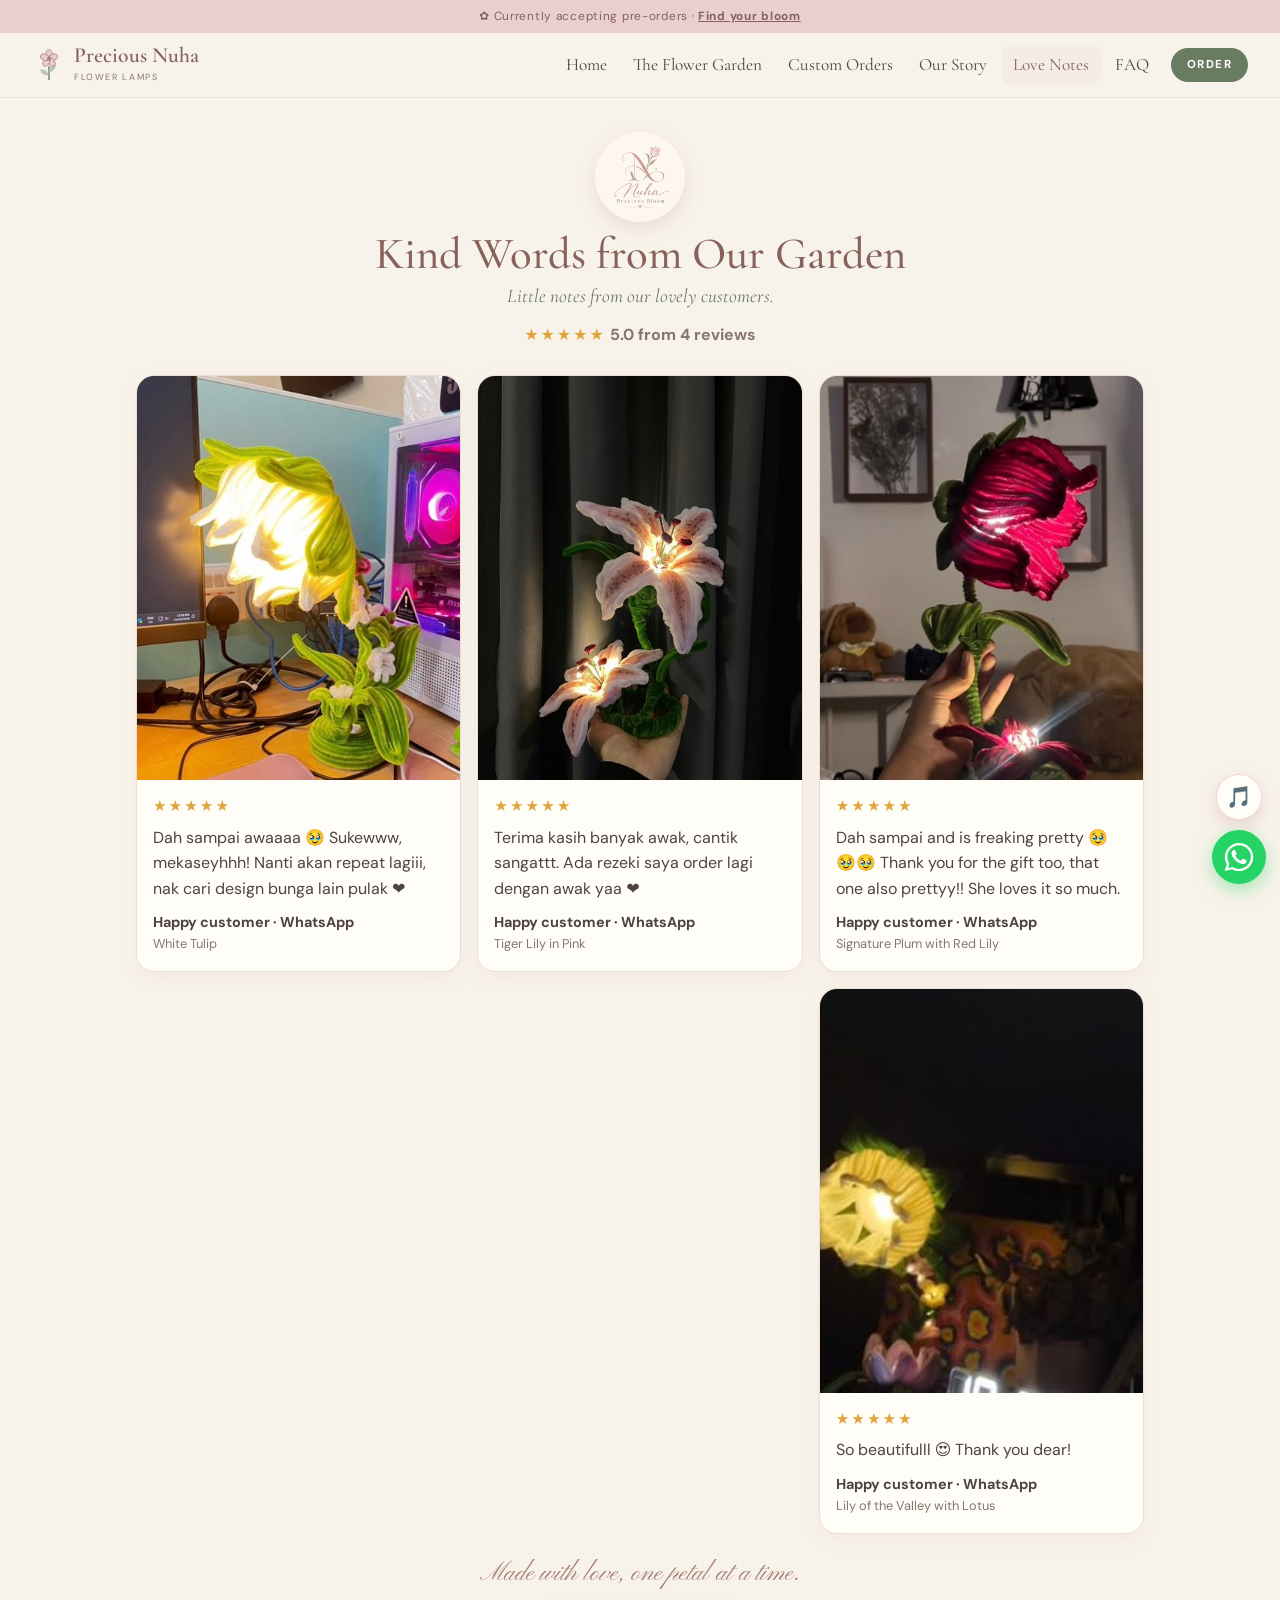
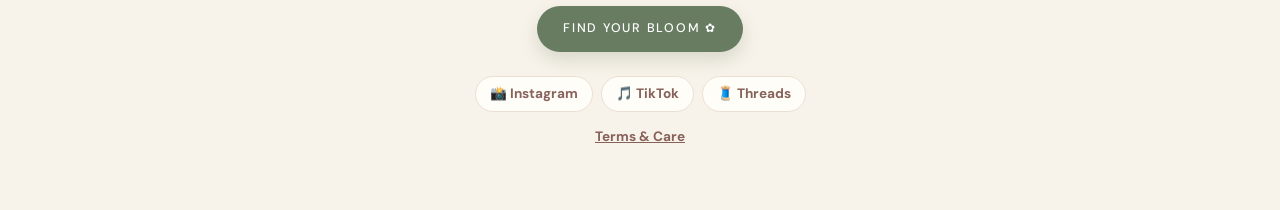
<file: testimoni/index.html>
<!doctype html>
<html lang="en">
<head>
<meta charset="utf-8">
<meta name="viewport" content="width=device-width, initial-scale=1">
<title>Love Notes · Precious Nuha</title>
<link rel="icon" type="image/png" sizes="48x48" href="../images/favicon-48.png">
<link rel="apple-touch-icon" sizes="180x180" href="../apple-touch-icon.png">
<meta name="apple-mobile-web-app-title" content="Precious Nuha">
<link rel="manifest" href="../site.webmanifest">
<meta name="description" content="What our customers say about their Précious Nuha Bloom flower lamps.">
<link rel="canonical" href="https://preciousnuha.com/testimoni/">
<meta property="og:type" content="website">
<meta property="og:url" content="https://preciousnuha.com/testimoni/">
<meta property="og:title" content="Customer reviews 🌷 Précious Nuha Bloom">
<meta property="og:description" content="Happy customers and their glowing flower lamps ✨">
<meta property="og:image" content="https://preciousnuha.com/images/og.jpg">
<meta name="twitter:card" content="summary_large_image">
<link rel="preconnect" href="https://fonts.googleapis.com">
<link rel="preconnect" href="https://fonts.gstatic.com" crossorigin>
<link href="https://fonts.googleapis.com/css2?family=Cormorant+Garamond:ital,wght@0,400;0,500;0,600;1,400;1,500&family=DM+Sans:opsz,wght@9..40,400;9..40,500;9..40,700&family=Pinyon+Script&display=swap" rel="stylesheet">
<style>
  :root {
    --cream: #fff8ea;
    --pink: #fbe4e6;
    --pink-deep: #f6d3d8;
    --card: #fffdf8;
    --rose: #c27c88;
    --rose-dark: #a05c69;
    --sage: #7d846b;
    --text: #5a4446;
    --muted: #8d7a7b;
    --line: #f1dcd8;
  }
  * { box-sizing: border-box; }
  body {
    margin: 0;
    background:
      radial-gradient(circle at 10% 0%, var(--pink) 0, transparent 40%),
      radial-gradient(circle at 95% 30%, var(--pink) 0, transparent 30%),
      var(--cream);
    color: var(--text);
    font-family: "Nunito", system-ui, sans-serif;
    line-height: 1.6;
  }
  img { max-width: 100%; display: block; }

  header { text-align: center; padding: 20px 16px 4px; }
  .site-nav { display: flex; justify-content: center; gap: 4px; flex-wrap: wrap; padding: 12px 12px 0; }
  .site-nav a { color: var(--rose-dark); text-decoration: none; font-weight: 700; font-size: .9rem; padding: 6px 14px; border-radius: 999px; }
  .site-nav a:hover { background: var(--pink); }
  .site-nav a[aria-current="page"] { background: var(--rose); color: #fff; }
  header img { width: 90px; height: 90px; border-radius: 50%; margin: 14px auto 0; box-shadow: 0 6px 18px rgba(194, 124, 136, .2); }
  h1 { font-family: "Great Vibes", cursive; font-weight: 400; font-size: 2.8rem; color: var(--rose-dark); margin: 8px 0 0; line-height: 1.1; }
  .sub { font-family: "Cormorant Garamond", serif; font-style: italic; font-size: 1.2rem; color: var(--sage); margin: 2px 0 0; }
  .summary { margin: 10px 0 0; color: var(--muted); font-weight: 700; }
  .summary .stars { color: #e0a43a; letter-spacing: 2px; }

  main { max-width: 1040px; margin: 24px auto 0; padding: 0 16px; columns: 3 280px; column-gap: 16px; }
  .review {
    break-inside: avoid; margin: 0 0 16px;
    background: var(--card); border: 1px solid var(--line); border-radius: 18px; overflow: hidden;
    box-shadow: 0 6px 18px rgba(194, 124, 136, .08);
  }
  .review img { width: 100%; height: auto; aspect-ratio: 4 / 5; object-fit: cover; object-position: 50% 30%; cursor: zoom-in; background: var(--pink); }
  .review .body { padding: 14px 16px 16px; }
  .review .stars { color: #e0a43a; letter-spacing: 2px; font-size: .95rem; }
  .review p { margin: 6px 0 10px; white-space: pre-line; }
  .review .who { font-weight: 700; font-size: .9rem; }
  .review .what { color: var(--muted); font-size: .8rem; }
  .empty, .loading { column-span: all; text-align: center; color: var(--muted); padding: 30px 0; }

  .cta { text-align: center; padding: 20px 16px 48px; }
  .btn {
    display: inline-block; background: var(--rose); color: #fff; border-radius: 999px;
    padding: 12px 26px; font-weight: 700; text-decoration: none;
    box-shadow: 0 6px 16px rgba(194, 124, 136, .3);
  }
  .btn:hover { background: var(--rose-dark); }
  .socials { display: flex; justify-content: center; flex-wrap: wrap; gap: 8px; margin: 24px 0 0; }
  .socials a {
    text-decoration: none; color: var(--rose-dark); font-weight: 700; font-size: .85rem;
    background: var(--card); border: 1px solid var(--pink-deep); border-radius: 999px; padding: 6px 14px;
  }

  .lightbox {
    position: fixed; inset: 0; z-index: 20; background: rgba(60, 40, 42, .85);
    display: none; align-items: center; justify-content: center; padding: 16px; cursor: zoom-out;
  }
  .lightbox.open { display: flex; }
  .lightbox img { max-height: 90vh; max-width: 100%; border-radius: 14px; }
</style>
<!-- Visitor counter (GoatCounter: free, no cookies). Stats: https://preciousnuha.goatcounter.com -->
<script data-goatcounter="https://preciousnuha.goatcounter.com/count" async src="https://gc.zgo.at/count.js"></script>
<link rel="stylesheet" href="../assets/garden.css?v=20261124">
</head>
<body>

<svg width="0" height="0" style="position:absolute" aria-hidden="true"><symbol id="bf" viewBox="0 0 24 24"><path d="M12 12C9 5 3 3.5 3.5 8.5 4 12 9 12.5 12 12ZM12 12c3-7 9-8.5 8.5-3.5C20 12 15 12.5 12 12Z" fill="#D9CDE5" stroke="#A77F76" stroke-width=".7"/><path d="M12 12c-2.5 2.5-6 6-3.6 7.4C10.4 20.4 12 16 12 12Zm0 0c2.5 2.5 6 6 3.6 7.4C13.6 20.4 12 16 12 12Z" fill="#EACFD0" stroke="#A77F76" stroke-width=".7"/><path d="M12 8.5v8M12 8.5l-1.5-3M12 8.5l1.5-3" stroke="#87625a" stroke-width=".7" fill="none" stroke-linecap="round"/></symbol></svg>
<p class="announce">✿ Currently accepting pre-orders · <a href="../catalogue.html">Find your bloom</a></p>
<header class="topbar">
  <a class="brand" href="../index.html" aria-label="Precious Nuha home"><svg viewBox="0 0 32 32" aria-hidden="true"><path d="M16 30V17" stroke="#687C62" stroke-width="1.3" fill="none"/><path d="M16 26c-4.5 0-7.5-2-8.5-5.5 4.5-.8 7.5 1.5 8.5 5.5ZM16 23c3.5-.6 6.5-3.6 6.5-7.5-4.2.3-6.5 3.4-6.5 7.5Z" fill="#BBC9B2"/><g transform="translate(16 10)" fill="#EACFD0" stroke="#A77F76" stroke-width=".7"><ellipse cy="-4.2" rx="2.9" ry="4.2"/><ellipse cy="-4.2" rx="2.9" ry="4.2" transform="rotate(72)"/><ellipse cy="-4.2" rx="2.9" ry="4.2" transform="rotate(144)"/><ellipse cy="-4.2" rx="2.9" ry="4.2" transform="rotate(216)"/><ellipse cy="-4.2" rx="2.9" ry="4.2" transform="rotate(288)"/></g><circle cx="16" cy="10" r="1.9" fill="#A77F76"/></svg><span><b>Precious Nuha</b><small>Flower lamps</small></span></a>
  <nav class="links" aria-label="Pages">
    <a href="../index.html">Home</a>
    <a href="../catalogue.html">The Flower Garden</a>
    <a href="../index.html#custom">Custom Orders</a>
    <a href="../index.html#story">Our Story</a>
    <a href="../testimoni/" aria-current="page">Love Notes</a>
    <a href="../faq.html">FAQ</a>
  </nav>
  <a class="order-btn" href="../catalogue.html">Order</a>
  <details class="menu"><summary aria-label="Menu"><span></span></summary>
  <nav aria-label="Menu">
    <a href="../index.html">Home</a>
    <a href="../catalogue.html">The Flower Garden</a>
    <a href="../index.html#custom">Custom Orders</a>
    <a href="../index.html#story">Our Story</a>
    <a href="../testimoni/" aria-current="page">Love Notes</a>
    <a href="../faq.html">FAQ</a>
  </nav>
  </details>
</header>

<header>
  <img src="../images/logo.jpg" alt="Précious Nuha Bloom">
  <h1>Kind Words from Our Garden</h1>
  <p class="sub">Little notes from our lovely customers.</p>
  <p class="summary" id="summary" hidden></p>
</header>

<main id="reviews"><p class="loading">Loading reviews… 🌷</p></main>

<div class="cta">
  <p class="footer-line">Made with love, one petal at a time.</p>
  <a class="btn" href="../catalogue.html">Find your bloom ✿</a>
  <p class="socials">
    <a href="https://www.instagram.com/preciousnuha" target="_blank" rel="noopener">📸 Instagram</a>
    <a href="https://www.tiktok.com/@preciousnuha" target="_blank" rel="noopener">🎵 TikTok</a>
    <a href="https://www.threads.com/@preciousnuha" target="_blank" rel="noopener">🧵 Threads</a>
  </p>
  <p style="margin-top:14px;font-size:.85rem"><a href="../terms.html" style="color:var(--rose-dark);font-weight:700">Terms &amp; Care</a></p>
</div>

<div class="lightbox" id="lightbox" role="dialog" aria-label="Full photo"><img alt=""></div>

<script>
  // Reviews live in the "testimoni" tab of the shop's Google Sheet:
  // name | review | photo (Google Drive link, optional) | product (optional) | stars (1-5, optional, default 5)
  const SHEET = "https://docs.google.com/spreadsheets/d/1-wnqefDebKtjV0jvCL7RW9KRSHVJ_56WMuBDDaMshDk/gviz/tq?tqx=out:json&sheet=testimoni";

  // Real messages from customers on WhatsApp, shown until the Sheet's testimoni tab has reviews of its own.
  const DEFAULT_REVIEWS = [
    { name: "Happy customer · WhatsApp", product: "White Tulip", stars: 5, photo: "photos/white-tulip-desk.jpg",
      review: "Dah sampai awaaaa 🥹 Sukewww, mekaseyhhh! Nanti akan repeat lagiii, nak cari design bunga lain pulak ❤️" },
    { name: "Happy customer · WhatsApp", product: "Tiger Lily in Pink", stars: 5, photo: "photos/tiger-lily-pink-hand.jpg",
      review: "Terima kasih banyak awak, cantik sangattt. Ada rezeki saya order lagi dengan awak yaa ❤️" },
    { name: "Happy customer · WhatsApp", product: "Signature Plum with Red Lily", stars: 5, photo: "photos/signature-plum-hand.jpg",
      review: "Dah sampai and is freaking pretty 🥹🥹🥹 Thank you for the gift too, that one also prettyy!! She loves it so much." },
    { name: "Happy customer · WhatsApp", product: "Lily of the Valley with Lotus", stars: 5, photo: "photos/lily-valley-lotus-night.jpg",
      review: "So beautifulll 😍 Thank you dear!" }
  ];

  const esc = s => String(s || "").replace(/[&<>"]/g, c => ({ "&": "&amp;", "<": "&lt;", ">": "&gt;", '"': "&quot;" }[c]));
  const stars = n => "★".repeat(n) + "☆".repeat(5 - n);

  function photoUrl(link) {
    if (!link) return "";
    const drive = link.match(/drive\.google\.com\/.*(?:\/d\/|[?&]id=)([\w-]{20,})/);
    return drive ? `https://drive.google.com/thumbnail?id=${drive[1]}&sz=w800` : link;
  }

  async function load() {
    try {
      const ctrl = new AbortController();
      const timer = setTimeout(() => ctrl.abort(), 8000);
      const res = await fetch(SHEET, { cache: "no-store", signal: ctrl.signal });
      clearTimeout(timer);
      if (!res.ok) throw new Error("HTTP " + res.status);
      const text = await res.text();
      const table = JSON.parse(text.slice(text.indexOf("(") + 1, text.lastIndexOf(")"))).table;
      const cell = c => (c == null ? "" : String(c.f ?? c.v ?? "")).trim();
      const rows = [table.cols.map(c => c.label || ""), ...table.rows.map(r => (r.c || []).map(cell))];
      // Without a testimoni tab Google returns the first tab, which has no "review" column.
      const h = rows.findIndex(r => r.some(v => /review/i.test(v)));
      const col = name => h < 0 ? -1 : rows[h].findIndex(v => new RegExp(name, "i").test(v));
      const [ni, ri, pi, wi, si] = ["name", "review", "photo", "product", "star"].map(col);
      const list = h < 0 ? [] : rows.slice(h + 1)
        .filter(r => r[ri])
        .map(r => ({
          name: r[ni] || "Happy customer",
          review: r[ri],
          photo: photoUrl(r[pi]),
          product: r[wi] || "",
          stars: Math.max(1, Math.min(5, parseInt(r[si], 10) || 5))
        }));

      show(list.length ? list : DEFAULT_REVIEWS);
    } catch (e) {
      console.warn("Could not load reviews", e);
      show(DEFAULT_REVIEWS);
    }
  }

  function show(list) {
    const avg = list.reduce((t, r) => t + r.stars, 0) / list.length;
    const summary = document.getElementById("summary");
    summary.innerHTML = `<span class="stars">${stars(Math.round(avg))}</span> ${avg.toFixed(1)} from ${list.length} review${list.length === 1 ? "" : "s"}`;
    summary.hidden = false;
    document.getElementById("reviews").innerHTML = list.map(r => `
        <article class="review">
          ${r.photo ? `<img src="${esc(r.photo)}" alt="Photo from ${esc(r.name)}" loading="lazy" onerror="this.remove()">` : ""}
          <div class="body">
            <div class="stars" aria-label="${r.stars} out of 5 stars">${stars(r.stars)}</div>
            <p>${esc(r.review)}</p>
            <div class="who">${esc(r.name)}</div>
            ${r.product ? `<div class="what">${esc(r.product)}</div>` : ""}
          </div>
        </article>`).join("");
  }

  const lightbox = document.getElementById("lightbox");
  document.getElementById("reviews").addEventListener("click", e => {
    if (e.target.matches(".review img")) {
      lightbox.querySelector("img").src = e.target.src;
      lightbox.classList.add("open");
    }
  });
  lightbox.addEventListener("click", () => lightbox.classList.remove("open"));
  document.addEventListener("keydown", e => { if (e.key === "Escape") lightbox.classList.remove("open"); });

  load();
</script>
<script src="../assets/music.js?v=20261124" defer></script>
<script src="../assets/whatsapp.js?v=20261124" defer></script>
</body>
</html>
</file>
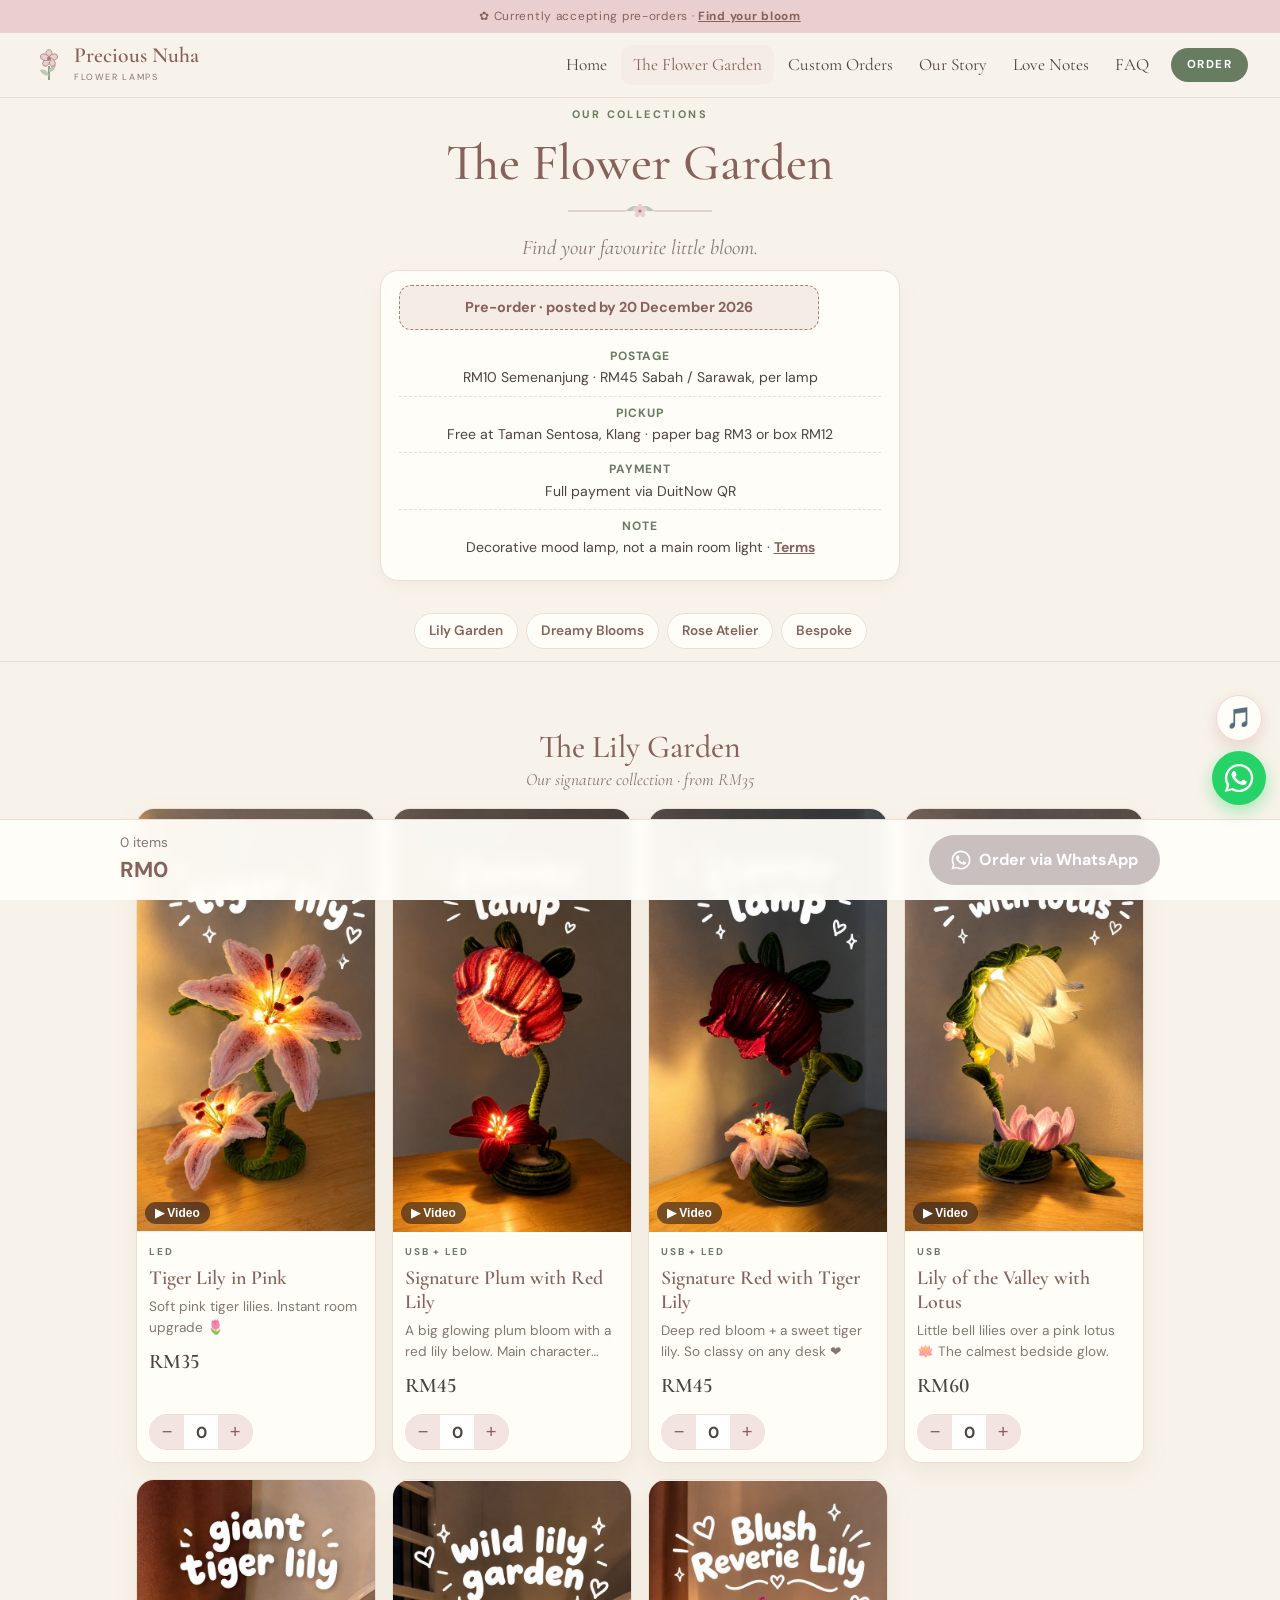
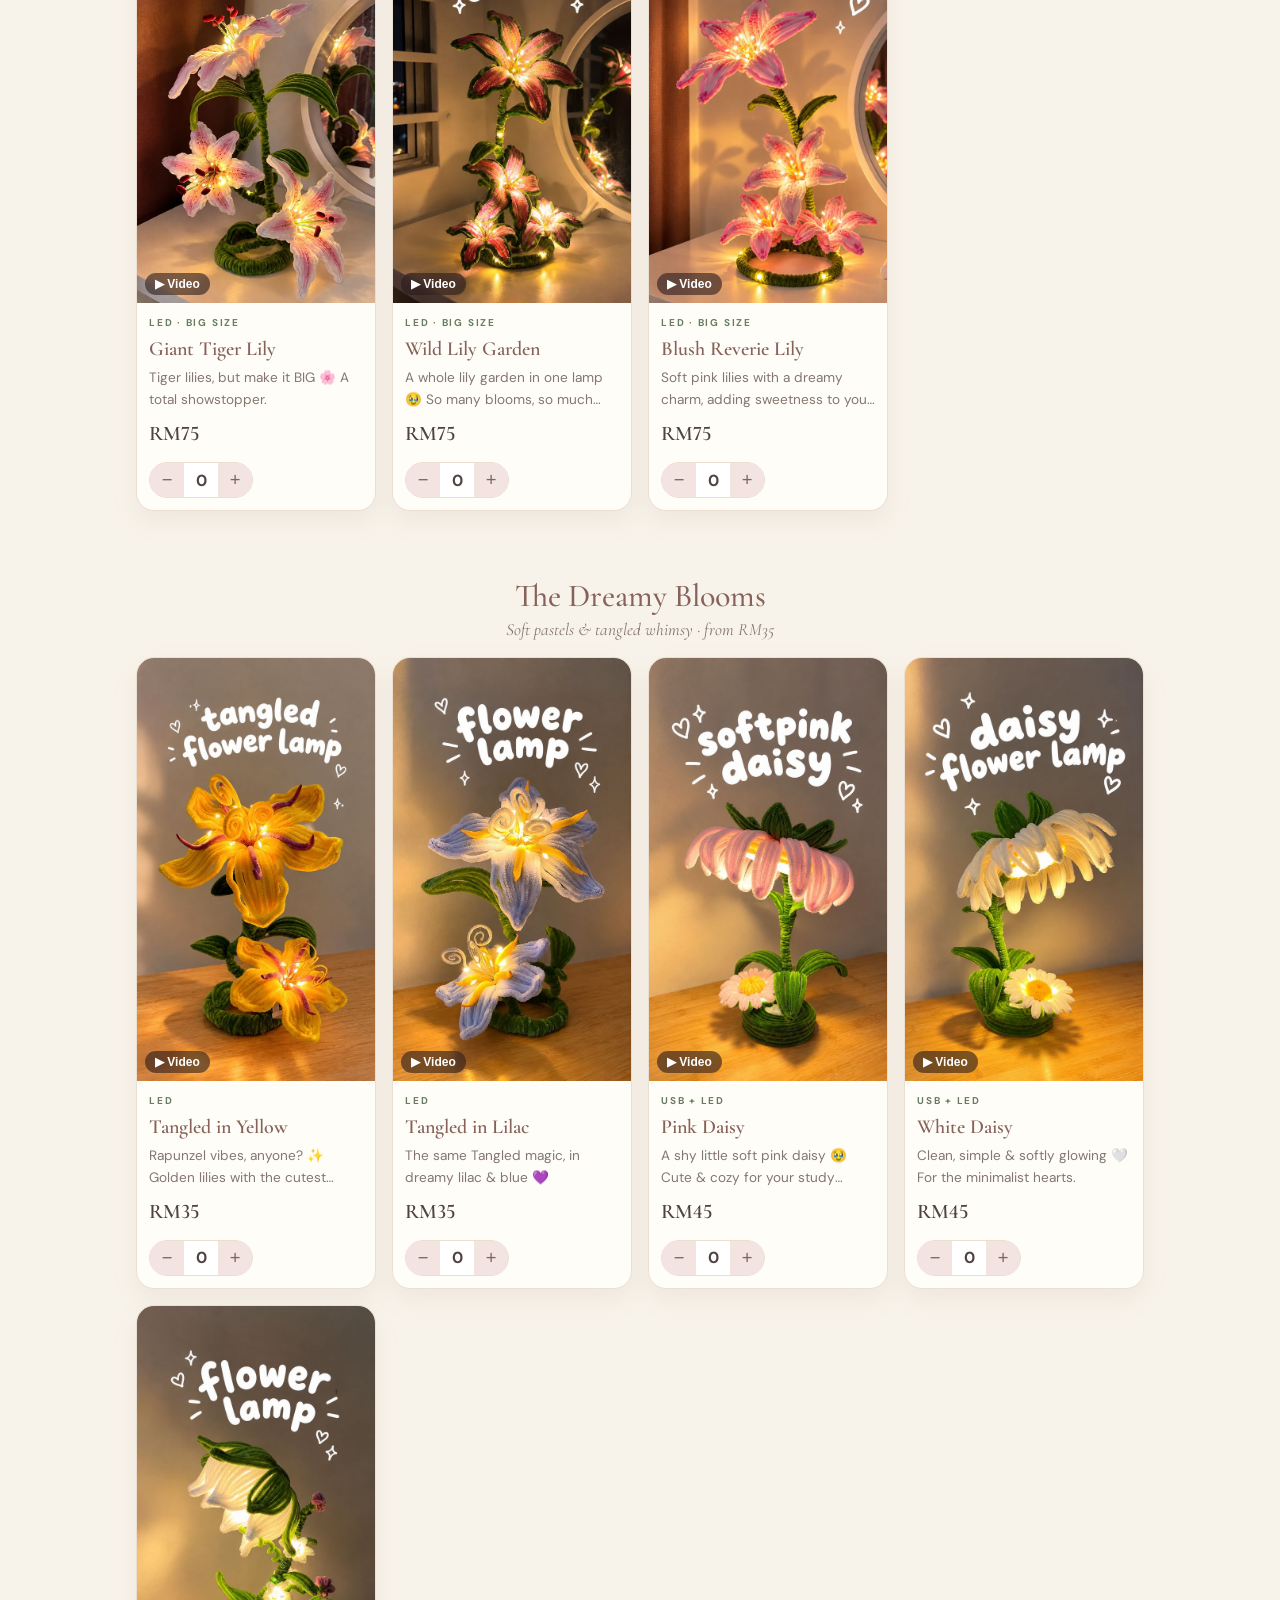
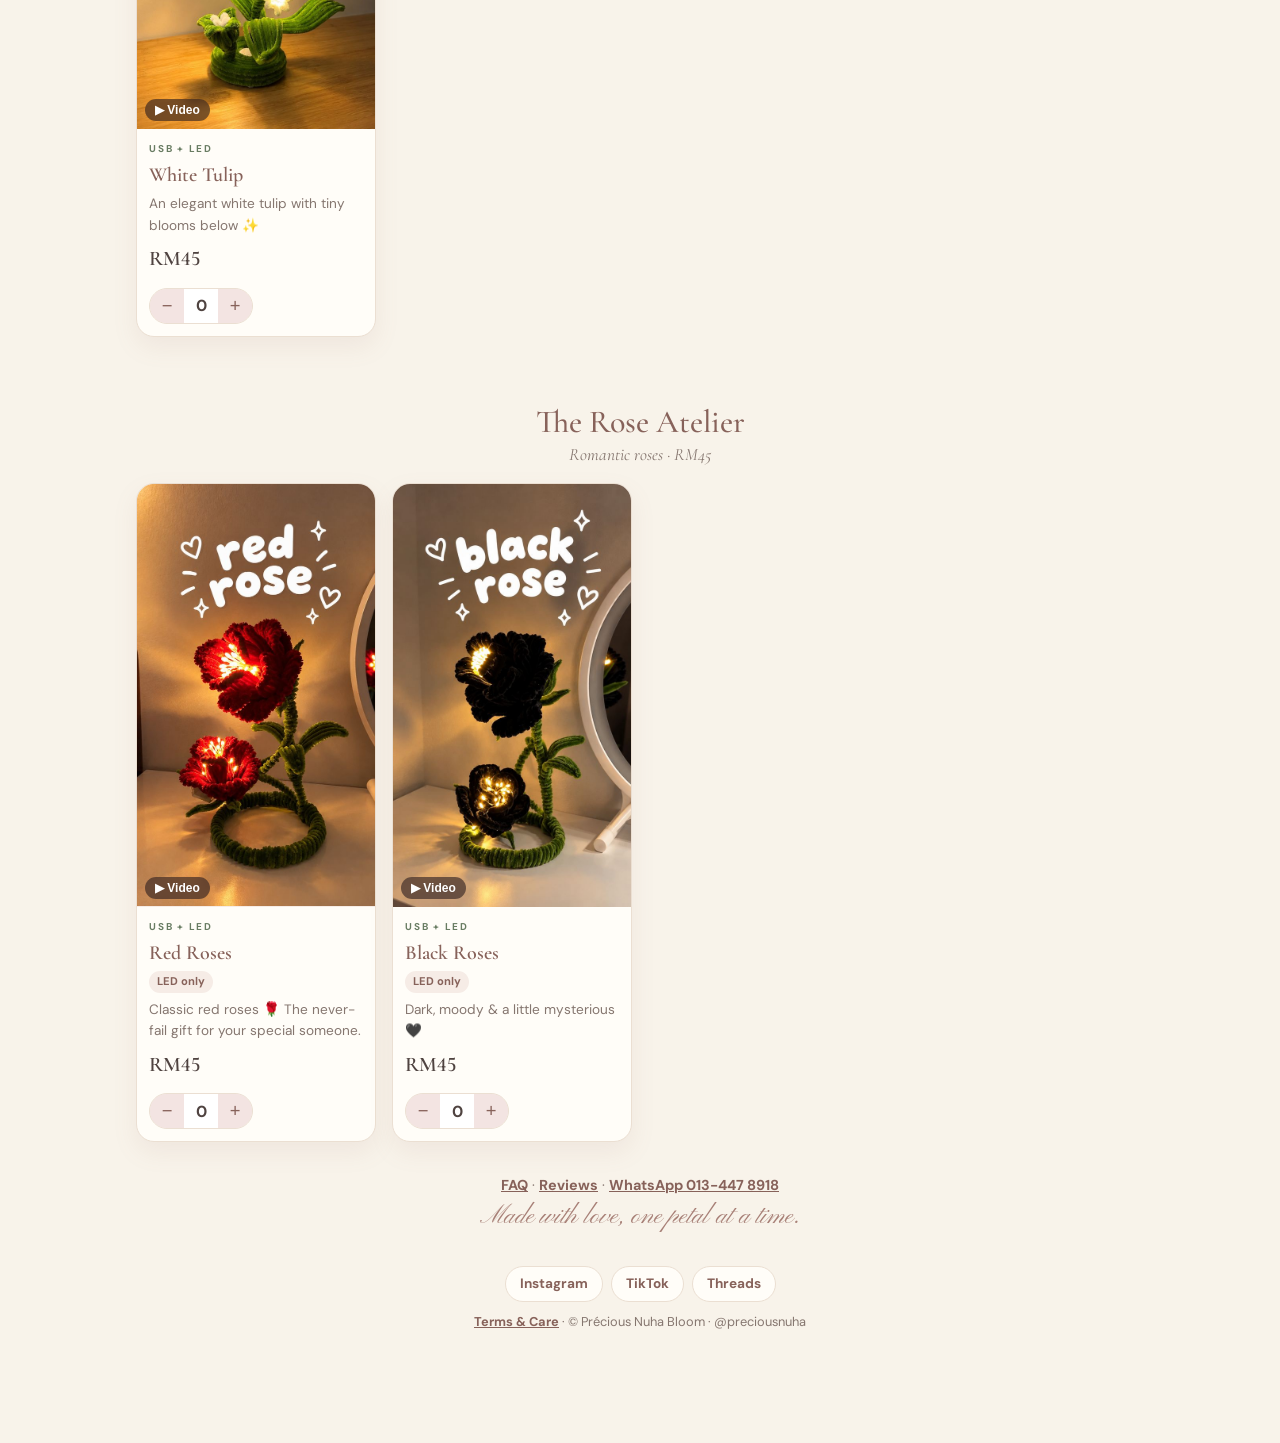
<file: catalogue.html>
<!doctype html>
<html lang="en">
<head>
<meta charset="utf-8">
<meta name="viewport" content="width=device-width, initial-scale=1">
<title>Flower Lamp Catalogue · Précious Nuha Bloom (Klang)</title>
<link rel="icon" type="image/png" sizes="48x48" href="images/favicon-48.png">
<link rel="apple-touch-icon" sizes="180x180" href="apple-touch-icon.png">
<meta name="apple-mobile-web-app-title" content="Precious Nuha">
<link rel="manifest" href="site.webmanifest">
<meta name="description" content="Shop handmade flower lamps from RM35: tiger lily, tangled lily, tulip, daisy, red &amp; black roses. LED and USB lamps, pre-order, postage across Malaysia or free pickup in Klang. Order via WhatsApp.">
<link rel="canonical" href="https://preciousnuha.com/catalogue">
<!-- Link preview on WhatsApp, Instagram, Threads, Facebook and X -->
<meta property="og:type" content="website">
<meta property="og:site_name" content="Précious Nuha Bloom">
<meta property="og:url" content="https://preciousnuha.com/catalogue">
<meta property="og:title" content="Précious Nuha Bloom 🌷 Handmade flower lamps">
<meta property="og:description" content="Where flowers bloom and magic glows ✨ Fuzzy wire flower lamps from RM35, handmade in Klang. Order via WhatsApp.">
<meta property="og:image" content="https://preciousnuha.com/images/og.jpg">
<meta property="og:image:width" content="1200">
<meta property="og:image:height" content="630">
<meta property="og:image:alt" content="Glowing tiger lily, tangled and daisy flower lamps by Précious Nuha Bloom">
<meta name="twitter:card" content="summary_large_image">
<link rel="preconnect" href="https://fonts.googleapis.com">
<link rel="preconnect" href="https://fonts.gstatic.com" crossorigin>
<link href="https://fonts.googleapis.com/css2?family=Cormorant+Garamond:ital,wght@0,400;0,500;0,600;1,400;1,500&family=DM+Sans:opsz,wght@9..40,400;9..40,500;9..40,700&family=Pinyon+Script&display=swap" rel="stylesheet">
<link rel="stylesheet" href="assets/site.css?v=20261124">
<!-- Visitor counter (GoatCounter: free, no cookies). Stats: https://preciousnuha.goatcounter.com -->
<script data-goatcounter="https://preciousnuha.goatcounter.com/count" async src="https://gc.zgo.at/count.js"></script>
<link rel="stylesheet" href="assets/garden.css?v=20261124">
</head>
<body>

<svg width="0" height="0" style="position:absolute" aria-hidden="true"><symbol id="bf" viewBox="0 0 24 24"><path d="M12 12C9 5 3 3.5 3.5 8.5 4 12 9 12.5 12 12ZM12 12c3-7 9-8.5 8.5-3.5C20 12 15 12.5 12 12Z" fill="#D9CDE5" stroke="#A77F76" stroke-width=".7"/><path d="M12 12c-2.5 2.5-6 6-3.6 7.4C10.4 20.4 12 16 12 12Zm0 0c2.5 2.5 6 6 3.6 7.4C13.6 20.4 12 16 12 12Z" fill="#EACFD0" stroke="#A77F76" stroke-width=".7"/><path d="M12 8.5v8M12 8.5l-1.5-3M12 8.5l1.5-3" stroke="#87625a" stroke-width=".7" fill="none" stroke-linecap="round"/></symbol></svg>
<p class="announce">✿ Currently accepting pre-orders · <a href="catalogue.html">Find your bloom</a></p>
<header class="topbar">
  <a class="brand" href="index.html" aria-label="Precious Nuha home"><svg viewBox="0 0 32 32" aria-hidden="true"><path d="M16 30V17" stroke="#687C62" stroke-width="1.3" fill="none"/><path d="M16 26c-4.5 0-7.5-2-8.5-5.5 4.5-.8 7.5 1.5 8.5 5.5ZM16 23c3.5-.6 6.5-3.6 6.5-7.5-4.2.3-6.5 3.4-6.5 7.5Z" fill="#BBC9B2"/><g transform="translate(16 10)" fill="#EACFD0" stroke="#A77F76" stroke-width=".7"><ellipse cy="-4.2" rx="2.9" ry="4.2"/><ellipse cy="-4.2" rx="2.9" ry="4.2" transform="rotate(72)"/><ellipse cy="-4.2" rx="2.9" ry="4.2" transform="rotate(144)"/><ellipse cy="-4.2" rx="2.9" ry="4.2" transform="rotate(216)"/><ellipse cy="-4.2" rx="2.9" ry="4.2" transform="rotate(288)"/></g><circle cx="16" cy="10" r="1.9" fill="#A77F76"/></svg><span><b>Precious Nuha</b><small>Flower lamps</small></span></a>
  <nav class="links" aria-label="Pages">
    <a href="index.html">Home</a>
    <a href="catalogue.html" aria-current="page">The Flower Garden</a>
    <a href="index.html#custom">Custom Orders</a>
    <a href="index.html#story">Our Story</a>
    <a href="testimoni/">Love Notes</a>
    <a href="faq.html">FAQ</a>
  </nav>
  <a class="order-btn" href="catalogue.html">Order</a>
  <details class="menu"><summary aria-label="Menu"><span></span></summary>
  <nav aria-label="Menu">
    <a href="index.html">Home</a>
    <a href="catalogue.html" aria-current="page">The Flower Garden</a>
    <a href="index.html#custom">Custom Orders</a>
    <a href="index.html#story">Our Story</a>
    <a href="testimoni/">Love Notes</a>
    <a href="faq.html">FAQ</a>
  </nav>
  </details>
</header>

<header class="page-head">
  <p class="eyebrow2">Our collections</p>
  <h1>The Flower Garden</h1>
  <div class="sprig" aria-hidden="true"></div>
  <p class="tagline">Find your favourite little bloom.</p>
</header>

<div class="block">
  <div class="shop-note">
    <p class="preorder" id="preorder" hidden></p>
    <ul>
      <li><span>Postage</span>RM<span data-fee="sm">10</span> Semenanjung · RM<span data-fee="ss">45</span> Sabah / Sarawak, per lamp</li>
      <li><span>Pickup</span>Free at Taman Sentosa, Klang · paper bag RM<span data-addon="paper_bag">3</span> or box RM<span data-addon="box">12</span></li>
      <li><span>Payment</span>Full payment via DuitNow QR</li>
      <li><span>Note</span>Decorative mood lamp, not a main room light · <a href="terms.html">Terms</a></li>
    </ul>
  </div>
</div>

<nav class="chips" id="chips"></nav>

<main id="catalog"><p class="loading">Loading our blooms… 🌷</p></main>


<p class="more-links"><a href="faq.html">FAQ</a> · <a href="testimoni/">Reviews</a> · <a href="https://wa.me/60134478918" target="_blank" rel="noopener">WhatsApp 013-447 8918</a></p>

<footer>
  <p class="footer-line">Made with love, one petal at a time.</p>
  <p class="socials">
    <a href="https://www.instagram.com/preciousnuha" target="_blank" rel="noopener">Instagram</a>
    <a href="https://www.tiktok.com/@preciousnuha" target="_blank" rel="noopener">TikTok</a>
    <a href="https://www.threads.com/@preciousnuha" target="_blank" rel="noopener">Threads</a>
  </p>
  <a class="terms-link" href="terms.html">Terms &amp; Care</a> · &copy; Précious Nuha Bloom · @preciousnuha
</footer>

<div class="order">
  <div class="ship" id="ship" role="radiogroup" aria-label="Delivery area" hidden>
    <span class="ship-label">Delivery:</span>
    <label><input type="radio" name="area" value="sm"><span class="pill">Semenanjung +RM<span data-fee="sm">10</span>/pc</span></label>
    <label><input type="radio" name="area" value="ss"><span class="pill">Sabah/Sarawak +RM<span data-fee="ss">45</span>/pc</span></label>
    <label><input type="radio" name="area" value="pk"><span class="pill pickup">📍 Pickup Klang · FREE</span></label>
  </div>
  <div class="order-inner">
    <div>
      <div class="total-label" id="itemCount">0 items</div>
      <div class="total" id="total">RM0</div>
    </div>
    <button class="wa-btn" id="waBtn" disabled>
      <svg viewBox="0 0 24 24" aria-hidden="true"><path id="wa-icon" d="M17.47 14.38c-.3-.15-1.76-.87-2.03-.97-.27-.1-.47-.15-.67.15-.2.3-.77.97-.94 1.17-.17.2-.35.22-.64.07-.3-.15-1.25-.46-2.39-1.47-.88-.79-1.48-1.76-1.65-2.06-.17-.3-.02-.46.13-.6.13-.13.3-.35.45-.52.15-.17.2-.3.3-.5.1-.2.05-.37-.02-.52-.08-.15-.67-1.61-.92-2.21-.24-.58-.49-.5-.67-.51h-.57c-.2 0-.52.07-.79.37-.27.3-1.04 1.02-1.04 2.48s1.07 2.88 1.21 3.08c.15.2 2.1 3.2 5.08 4.49.71.31 1.26.49 1.69.63.71.23 1.36.2 1.87.12.57-.08 1.76-.72 2.01-1.42.25-.7.25-1.29.17-1.42-.07-.12-.27-.2-.57-.35M12.05 21.5h-.01a9.4 9.4 0 0 1-4.8-1.32l-.34-.2-3.57.94.95-3.48-.22-.36a9.4 9.4 0 0 1-1.44-5.02c0-5.2 4.24-9.43 9.44-9.43 2.52 0 4.89.98 6.67 2.77a9.37 9.37 0 0 1 2.76 6.67c0 5.2-4.24 9.43-9.44 9.43m8.03-17.46A11.27 11.27 0 0 0 12.05.72C5.8.72.7 5.8.7 12.05c0 2 .52 3.95 1.52 5.67L.6 23.28l5.7-1.5a11.3 11.3 0 0 0 5.74 1.47h.01c6.25 0 11.34-5.08 11.35-11.33 0-3.03-1.18-5.88-3.32-8.02"/></svg>
      <span>Order <span class="long">via WhatsApp</span></span>
    </button>
  </div>
</div>

<div class="lightbox" id="lightbox" role="dialog" aria-label="Photo or video">
  <button type="button" class="lightbox-close" aria-label="Close">×</button>
  <img alt="">
  <video playsinline muted loop controls preload="none" hidden></video>
  <iframe title="Video" allow="autoplay; fullscreen" hidden></iframe>
</div>

<div class="sheet" id="checkout" role="dialog" aria-modal="true" aria-labelledby="checkoutTitle" hidden>
  <form id="checkoutForm" novalidate>
    <button type="button" class="sheet-close" id="checkoutClose" aria-label="Close">×</button>
    <h3 id="checkoutTitle">Almost there!</h3>
    <p class="sub">Fill in your details and we'll confirm your order on WhatsApp 🌷</p>
    <div class="summary" id="summary"></div>
    <div class="addons" id="addons"></div>
    <label id="wishField" hidden>Wish card message 💌<textarea name="wish" rows="2" required disabled></textarea></label>
    <p class="pickup-note" id="pickupNote" hidden>📍 Self pickup at Taman Sentosa, Klang. We'll WhatsApp you the exact spot &amp; time.<br>💳 <strong>Full payment is required before pickup.</strong></p>
    <label>Name<input name="name" autocomplete="name" required></label>
    <label>Phone number<input name="phone" type="tel" inputmode="tel" autocomplete="tel" placeholder="012-345 6789" required></label>
    <div id="addressFields">
      <label>Delivery address<textarea name="address" rows="3" autocomplete="street-address" required></textarea></label>
      <div class="row2">
        <label>Postcode<input name="postcode" inputmode="numeric" autocomplete="postal-code" maxlength="5" placeholder="41200" required></label>
        <label>City / State<input name="city" autocomplete="address-level2" placeholder="Klang, Selangor" required></label>
      </div>
    </div>
    <div class="pay">
      <p class="pay-title">💳 Pay with DuitNow QR</p>
      <p class="pay-amount" id="payAmount">RM0</p>
      <p class="pay-full">Full payment is required for every order, including self pickup 💳</p>
      <img id="payQr" src="images/duitnow-qr.jpg" alt="DuitNow QR for Nadia Atirah binti Isa">
      <p class="to">Pay to: <strong id="payName">NADIA ATIRAH BINTI ISA</strong></p>
      <a class="save" id="saveQr" href="images/duitnow-qr.jpg" download="PreciousNuha-DuitNow-QR.jpg">⬇️ Save QR</a>
      <ol class="steps">
        <li>Save the QR (or screenshot it), then open your bank or e-wallet app and scan it from your gallery</li>
        <li>Key in the total amount above and pay</li>
        <li>Tap the button below and send your receipt screenshot in WhatsApp</li>
      </ol>
    </div>
    <label class="agree"><input type="checkbox" name="agree" required> <span>I agree to the <a href="terms.html" target="_blank" rel="noopener">Terms</a>: decorative lamp, no refund after payment, damage claims within 24 hours with an unboxing video.</span></label>
    <button class="wa-btn" type="submit">
      <svg viewBox="0 0 24 24" aria-hidden="true"><use href="#wa-icon"/></svg>
      <span>Send order via WhatsApp</span>
    </button>
  </form>
</div>

<script>
  const WHATSAPP = "60134478918";
  // Google Apps Script web app that saves each order to the "Precious Nuha Orders" Sheet.
  // Leave empty to turn order saving off (orders still go to WhatsApp as before).
  const ORDER_HOOK_URL = "https://script.google.com/macros/s/AKfycbzrhHPbhKHHqVEg2nUgQw-RIPIem_ggGu738SezFGX6GEA0Oj91dkPI8MCjOn0S2SLoxA/exec";
  // Google Sheet shared as "Anyone with the link" (CSV export). Empty or unreachable = use products.csv.
  const SHEET_CSV_URL = "https://docs.google.com/spreadsheets/d/1-wnqefDebKtjV0jvCL7RW9KRSHVJ_56WMuBDDaMshDk/export?format=csv";
  // Optional "settings" tab in the same Sheet: preorder_until, postage_semenanjung, postage_sabah_sarawak.
  const SHEET_TAB_URL = tab => `https://docs.google.com/spreadsheets/d/1-wnqefDebKtjV0jvCL7RW9KRSHVJ_56WMuBDDaMshDk/gviz/tq?tqx=out:json&sheet=${tab}`;
  const SETTINGS_URL = SHEET_TAB_URL("settings");
  // Used only when the Sheet has no "settings" tab.
  const DEFAULT_SETTINGS = { preorder_until: "2026-12-20" };

  const MONTHS = ["jan", "feb", "mar", "apr", "may", "jun", "jul", "aug", "sep", "oct", "nov", "dec"];
  const monthIndex = name => MONTHS.indexOf(name.slice(0, 3).toLowerCase()) + 1;

  // Accepts 2026-12-20, 20/12/2026, 20 December 2026 or December 20, 2026. Returns [y, m, d] or null.
  function parseDate(text) {
    const s = (text || "").trim();
    let m;
    if ((m = s.match(/^(\d{4})-(\d{1,2})-(\d{1,2})/))) return [+m[1], +m[2], +m[3]];
    if ((m = s.match(/^(\d{1,2})[\/.-](\d{1,2})[\/.-](\d{4})$/))) {
      const [a, b] = [+m[1], +m[2]];
      return b > 12 ? [+m[3], a, b] : [+m[3], b, a];
    }
    if ((m = s.match(/^(\d{1,2})\s+([a-z]+)\s*,?\s*(\d{4})$/i)) && monthIndex(m[2])) return [+m[3], monthIndex(m[2]), +m[1]];
    if ((m = s.match(/^([a-z]+)\s+(\d{1,2})\s*,?\s*(\d{4})$/i)) && monthIndex(m[1])) return [+m[3], monthIndex(m[1]), +m[2]];
    return null;
  }

  let preorder = "";

  function applySettings(settings) {
    const d = parseDate(settings.preorder_until);
    // The pre-order stays up until the end of that day, Malaysia time.
    const end = d && new Date(Date.UTC(d[0], d[1] - 1, d[2], 15, 59, 59));
    preorder = end && !isNaN(end) && Date.now() <= end
      ? end.toLocaleDateString("en-GB", { day: "numeric", month: "long", year: "numeric", timeZone: "Asia/Kuala_Lumpur" })
      : "";
    const note = document.getElementById("preorder");
    note.innerHTML = `Pre-order · posted by ${preorder}`;
    note.hidden = !preorder;

    const money = v => parseFloat((v || "").replace(/[^\d.]/g, ""));
    for (const [key, column] of [["sm", "postage_semenanjung"], ["ss", "postage_sabah_sarawak"]]) {
      const fee = money(settings[column]);
      if (!isNaN(fee)) SHIPPING[key].fee = fee;
      document.querySelectorAll(`[data-fee="${key}"]`).forEach(el => { el.textContent = SHIPPING[key].fee; });
    }
    // A new DuitNow QR can be set from the Sheet (Google Drive link shared with anyone).
    if (settings.payment_qr) {
      const qr = imageUrl("payment-qr", settings.payment_qr);
      document.getElementById("payQr").src = qr;
      document.getElementById("saveQr").href = qr;
    }
    if (settings.payment_name) {
      document.getElementById("payName").textContent = settings.payment_name;
      document.getElementById("payQr").alt = "DuitNow QR for " + settings.payment_name;
    }
    for (const addon of ADDONS) {
      const price = money(settings[addon.id === "box" ? "box_pickup" : "addon_" + addon.id]);
      if (!isNaN(price)) addon.price = price;
      document.querySelectorAll(`[data-addon="${addon.id}"]`).forEach(el => { el.textContent = addon.price; });
    }
  }

  // Give up on Google after a few seconds so a slow Sheet never leaves the page empty.
  function fetchText(url, ms = 6000) {
    const ctrl = new AbortController();
    const timer = setTimeout(() => ctrl.abort(), ms);
    return fetch(url, { cache: "no-store", signal: ctrl.signal })
      .then(res => {
        if (!res.ok) throw new Error("HTTP " + res.status);
        return res.text();
      })
      .finally(() => clearTimeout(timer));
  }

  async function loadSettings() {
    try {
      // Google guesses which rows are headers and moves them into column labels, so rebuild
      // the whole grid (labels first, then rows) and look for each setting name anywhere in it.
      const text = await fetchText(SETTINGS_URL);
      const table = JSON.parse(text.slice(text.indexOf("(") + 1, text.lastIndexOf(")"))).table;
      const cell = c => (c == null ? "" : String(c.f ?? c.v ?? "")).trim();
      const rows = [table.cols.map(c => c.label || ""), ...table.rows.map(r => (r.c || []).map(cell))];
      // A setting's value is the cell right below its name. Merged header labels read like "A preorder_until".
      const below = name => {
        for (let r = 0; r < rows.length; r++) {
          const c = rows[r].findIndex(v => v.toLowerCase().split(/\s+/).includes(name));
          if (c >= 0) return ((rows[r + 1] || [])[c] || "").trim();
        }
        return null;
      };
      // Without a "settings" tab, Google returns the first tab, which has no preorder_until cell.
      // A blank date is kept as is, so clearing it turns pre-order off.
      const date = below("preorder_until");
      if (date !== null) {
        return {
          preorder_until: date,
          postage_semenanjung: below("postage_semenanjung") || "",
          postage_sabah_sarawak: below("postage_sabah_sarawak") || "",
          box_pickup: below("box_pickup") || "",
          payment_qr: below("payment_qr") || "",
          payment_name: below("payment_name") || "",
          addon_paper_bag: below("addon_paper_bag") || "",
          addon_wish_card: below("addon_wish_card") || ""
        };
      }
    } catch (e) {
      console.warn("Could not load settings", e);
    }
    return DEFAULT_SETTINGS;
  }

  let products = [];
  let qty = {};
  const rm = n => "RM" + n.toLocaleString("en-MY");
  const esc = s => String(s || "").replace(/[&<>"]/g, c => ({ "&": "&amp;", "<": "&lt;", ">": "&gt;", '"': "&quot;" }[c]));
  const slug = s => s.toLowerCase().replace(/[^a-z0-9]+/g, "-").replace(/^-|-$/g, "");

  function parseRows(text) {
    const rows = [];
    let row = [], cell = "", quoted = false;
    for (let i = 0; i < text.length; i++) {
      const ch = text[i];
      if (quoted) {
        if (ch !== '"') cell += ch;
        else if (text[i + 1] === '"') { cell += '"'; i++; }
        else quoted = false;
      } else if (ch === '"') quoted = true;
      else if (ch === ",") { row.push(cell); cell = ""; }
      else if (ch === "\n") { row.push(cell); rows.push(row); row = []; cell = ""; }
      else if (ch !== "\r") cell += ch;
    }
    if (cell || row.length) { row.push(cell); rows.push(row); }
    return rows;
  }

  function parseCSV(text) {
    const rows = parseRows(text);
    const head = rows.shift().map(h => h.trim().toLowerCase());
    return rows
      .filter(r => r.some(c => c.trim()))
      .map(r => Object.fromEntries(head.map((h, i) => [h, (r[i] || "").trim()])));
  }

  function imageUrl(id, link) {
    if (!link) return `images/${id}.jpg`;
    const drive = link.match(/drive\.google\.com\/.*(?:\/d\/|[?&]id=)([\w-]{20,})/);
    return drive ? `https://drive.google.com/thumbnail?id=${drive[1]}&sz=w800` : link;
  }

  // Short clips of the lamps glowing, in videos/<id>.mp4. A "video" column in the Sheet can point a product at another .mp4.
  const VIDEOS = new Set([
    "tangled-yellow", "tangled-lilac", "tiger-lily-pink", "signature-plum-red-lily", "signature-red-tiger-lily",
    "pink-daisy", "white-daisy", "white-tulip", "red-roses", "black-roses", "lily-valley-lotus",
    "giant-tiger-lily", "wild-lily-garden", "blush-reverie-lily"
  ]);

  // A Google Drive video link (shared with anyone) plays in Drive's own player; other links are used as is.
  function videoUrl(link) {
    if (!link) return "";
    const drive = link.match(/drive\.google\.com\/.*(?:\/d\/|[?&]id=)([\w-]{20,})/);
    return drive ? `https://drive.google.com/file/d/${drive[1]}/preview` : link;
  }
  const isDrive = url => /^https:\/\/drive\.google\.com\/file\/d\/[\w-]+\/preview$/.test(url);

  function toProducts(rows) {
    const seen = new Set();
    return rows
      .filter(r => r.name && !/^(no|n|tak|tidak|false|0|hide)$/i.test(r.show || ""))
      .map(r => {
        let id = slug(r.id || r.name) || "item";
        while (seen.has(id)) id += "-2";
        seen.add(id);
        return {
          id,
          name: r.name,
          category: r.category || "Flower Lamp",
          collection: r.collection || "",
          price: parseFloat((r.price || "").replace(/[^\d.]/g, "")) || 0,
          readyIn: /^[\d\s\-–~]+$/.test(r.ready_in || "") ? `${r.ready_in} days` : r.ready_in,
          soldOut: /sold|habis|out/i.test(r.stock || ""),
          badge: r.badge,
          desc: r.description,
          img: imageUrl(id, r.image),
          video: videoUrl(r.video) || (VIDEOS.has(id) ? `videos/${id}.mp4` : "")
        };
      });
  }

  const COLLECTIONS = [
    { key: "lily", name: "The Lily Garden", note: "Our signature collection", match: /lil(y|ies)|lotus/i },
    { key: "dreamy", name: "The Dreamy Blooms", note: "Soft pastels & tangled whimsy", match: /tangled|daisy|tulip|lilac|pastel/i },
    { key: "rose", name: "The Rose Atelier", note: "Romantic roses", match: /rose/i },
    { key: "more", name: "More Little Blooms", note: "", match: /./ }
  ];

  const card = p => `
    <article class="card${p.soldOut ? " sold-out" : ""}">
      <button class="photo" type="button" data-zoom="${esc(p.img)}"${p.video ? ` data-video="${esc(p.video)}" data-pid="${p.id}"` : ""} aria-label="${p.video ? "Play video of" : "View"} ${esc(p.name)}">
        <img src="${esc(p.img)}" alt="${esc(p.name)}" loading="lazy" width="600" height="1066" onerror="this.onerror=null;this.src='images/logo.jpg';this.parentNode.dataset.zoom='images/logo.jpg'">
        ${p.video ? `<span class="play">▶ Video</span>` : ""}
      </button>
      <div class="card-body">
        <p class="kind">${esc(p.category)}</p>
        <h4>${esc(p.name)}</h4>
        ${p.soldOut ? `<div class="badges"><span class="badge out">Sold out</span></div>`
          : p.badge ? `<div class="badges"><span class="badge">${esc(p.badge)}</span></div>` : ""}
        <p>${esc(p.desc)}</p>
        ${p.soldOut || !p.readyIn ? "" : `<p class="ready">Ready in ${esc(p.readyIn)}</p>`}
        <div class="price">${rm(p.price)}</div>
        <div class="row">
          <div class="qty">
            <button type="button" data-id="${p.id}" data-step="-1" aria-label="Less"${p.soldOut ? " disabled" : ""}>&minus;</button>
            <input type="number" inputmode="numeric" min="0" max="99" value="0" id="q-${p.id}" data-id="${p.id}" aria-label="Quantity for ${esc(p.name)}"${p.soldOut ? " disabled" : ""}>
            <button type="button" data-id="${p.id}" data-step="1" aria-label="More"${p.soldOut ? " disabled" : ""}>+</button>
          </div>
          <div class="subtotal" id="s-${p.id}"></div>
        </div>
      </div>
    </article>`;

  const catalog = document.getElementById("catalog");

  function build(list) {
    products = list;
    qty = Object.fromEntries(products.map(p => [p.id, 0]));
    // Lamps are shown in collections. A "collection" column in the Sheet wins; otherwise the name decides.
    const cats = COLLECTIONS.map(c => ({ ...c, items: [] }));
    for (const p of products) {
      const own = (p.collection || "").trim();
      let c = own
        ? cats.find(c => c.name.toLowerCase().includes(own.toLowerCase()) || c.key === own.toLowerCase())
        : cats.find(c => c.match.test(p.name));
      if (!c && own) cats.push(c = { key: slug(own), name: own, note: "", match: /$^/, items: [] });
      c.items.push(p);
    }
    const groups = cats.filter(c => c.items.length);
    // Cheapest first within each collection; items with the same price keep their Sheet order.
    for (const c of groups) c.items.sort((a, b) => a.price - b.price);
    const from = c => {
      const min = Math.min(...c.items.map(p => p.price));
      return c.items.every(p => p.price === min) ? rm(min) : `from ${rm(min)}`;
    };
    document.getElementById("chips").innerHTML = groups
      .map(c => `<a href="#col-${c.key}">${esc(c.name.replace(/^The /, ""))}</a>`).join("")
      + `<a href="index.html#custom">Bespoke</a>`;
    catalog.innerHTML = groups.map(c => `
      <section id="col-${c.key}">
        <div class="section-head">
          <h3>${esc(c.name)}</h3>
          <p>${c.note ? esc(c.note) + " · " : ""}${from(c)}</p>
        </div>
        <div class="grid">${c.items.map(card).join("")}</div>
      </section>`).join("");
    render();
    // Links like catalogue.html#cat-led jump to that group once it exists.
    if (location.hash) document.getElementById(location.hash.slice(1))?.scrollIntoView();
  }

  async function load() {
    // Ask Google for the products and the settings at the same time.
    const fromSheet = SHEET_CSV_URL ? fetchText(SHEET_CSV_URL) : Promise.reject(new Error("no Sheet link"));
    fromSheet.catch(() => {});
    applySettings(await loadSettings());
    for (const [source, get] of [["Google Sheet", () => fromSheet], ["products.csv", () => fetchText("products.csv")]]) {
      try {
        const list = toProducts(parseCSV(await get()));
        if (list.length) return build(list);
      } catch (e) {
        console.warn("Could not load catalogue from", source, e);
      }
    }
    catalog.innerHTML = `<p class="loading">Oops, our blooms didn't load 🥹 Please refresh, or <a href="https://wa.me/${WHATSAPP}" target="_blank" rel="noopener">WhatsApp us</a>.</p>`;
  }

  function setQty(id, value) {
    const v = Math.max(0, Math.min(99, parseInt(value, 10) || 0));
    qty[id] = v;
    document.getElementById("q-" + id).value = v;
    render();
  }

  // Postage is charged for every lamp. Self pickup is free, but each lamp needs a box or paper bag (see ADDONS).
  const SHIPPING = {
    sm: { name: "Semenanjung", fee: 10 },
    ss: { name: "Sabah / Sarawak", fee: 45 },
    pk: { name: "Self pickup", fee: 0, pickup: true }
  };
  const ship = document.getElementById("ship");
  const area = () => SHIPPING[(ship.querySelector("input:checked") || {}).value];

  function render() {
    let total = 0, count = 0;
    for (const p of products) {
      const sub = qty[p.id] * p.price;
      total += sub; count += qty[p.id];
      document.getElementById("s-" + p.id).textContent = qty[p.id] ? "= " + rm(sub) : "";
    }
    const a = area();
    const items = count + (count === 1 ? " item" : " items");
    const postage = a ? a.fee * count : 0;
    ship.hidden = count === 0;
    document.getElementById("total").textContent = rm(total + postage);
    document.getElementById("itemCount").textContent =
      count && a ? (a.pickup ? `${items} · free pickup` : `${items} + postage ${rm(postage)}`) : count ? `${items} + postage` : items;
    document.getElementById("waBtn").disabled = count === 0;
  }
  ship.addEventListener("change", render);

  const lightbox = document.getElementById("lightbox");
  catalog.addEventListener("click", e => {
    const b = e.target.closest("button[data-step]");
    if (b) return setQty(b.dataset.id, qty[b.dataset.id] + Number(b.dataset.step));
    const z = e.target.closest("[data-zoom]");
    if (z) openLightbox(z.dataset.zoom, z.dataset.video, z.dataset.pid);
  });
  catalog.addEventListener("change", e => {
    if (e.target.matches("input[data-id]")) setQty(e.target.dataset.id, e.target.value);
  });
  const lbImg = lightbox.querySelector("img");
  const lbVideo = lightbox.querySelector("video");
  const lbFrame = lightbox.querySelector("iframe");

  // Count a moment (video play, order form opened, order sent) in GoatCounter, if it loaded.
  const track = (path, title) => window.goatcounter?.count?.({ path, title: title || path, event: true });

  function openLightbox(img, video, pid) {
    const drive = !!video && isDrive(video);
    lbImg.hidden = !!video;
    lbVideo.hidden = !video || drive;
    lbFrame.hidden = !drive;
    if (video) track("video/" + (pid || video.split("/").pop().replace(/\.mp4$/, "")));
    if (drive) {
      lbFrame.src = video;
    } else if (video) {
      lbVideo.poster = img;
      lbVideo.src = video;
      lbVideo.play().catch(() => {});
    } else {
      lbImg.src = img;
    }
    lightbox.classList.add("open");
  }

  function closeLightbox() {
    lightbox.classList.remove("open");
    lbVideo.pause();
    lbVideo.removeAttribute("src");
    lbVideo.load();
    lbFrame.removeAttribute("src");
  }

  // Taps on the video work its controls; anywhere else closes.
  lightbox.addEventListener("click", e => { if (e.target !== lbVideo) closeLightbox(); });
  document.addEventListener("keydown", e => { if (e.key === "Escape" && lightbox.classList.contains("open")) closeLightbox(); });

  // Extras picked in the order form; prices can be changed in the Sheet's settings tab.
  // "packaging" items count towards the box-or-bag each pickup lamp needs; the box is offered for pickup only.
  const ADDONS = [
    { id: "paper_bag", name: "Window paper bag", price: 3, packaging: true },
    { id: "box", name: "Box (instead of paper bag)", price: 12, packaging: true, pickupOnly: true },
    { id: "wish_card", name: "Wish card", price: 2 }
  ];
  const addonQty = Object.fromEntries(ADDONS.map(a => [a.id, 0]));
  const shownAddons = () => ADDONS.filter(x => !x.pickupOnly || area().pickup);
  const packed = () => ADDONS.filter(x => x.packaging).reduce((t, x) => t + addonQty[x.id], 0);

  // The cart as it stands: chosen lamps, postage or pickup boxes, add-ons and totals.
  function cart() {
    const a = area();
    const items = products.filter(p => qty[p.id]).map(p => ({ p, n: qty[p.id], sub: qty[p.id] * p.price }));
    const count = items.reduce((t, i) => t + i.n, 0);
    const subtotal = items.reduce((t, i) => t + i.sub, 0);
    const postage = a.fee * count;
    const extras = shownAddons().filter(x => addonQty[x.id]).map(x => ({ x, n: addonQty[x.id], sub: addonQty[x.id] * x.price }));
    const extrasTotal = extras.reduce((t, e) => t + e.sub, 0);
    return { a, items, count, subtotal, postage, extras, total: subtotal + postage + extrasTotal };
  }

  function renderSummary() {
    const c = cart();
    document.getElementById("summary").innerHTML =
      c.items.map(i => `<div><span>${esc(i.p.name)} × ${i.n}</span><span>${rm(i.sub)}</span></div>`).join("") +
      (c.a.pickup
        ? `<div><span>Self pickup</span><span>FREE</span></div>`
        : `<div><span>Postage (${c.a.name}) × ${c.count}</span><span>${rm(c.postage)}</span></div>`) +
      c.extras.map(e => `<div><span>${e.x.name} × ${e.n}</span><span>${rm(e.sub)}</span></div>`).join("") +
      `<div class="grand"><span>Total</span><span>${rm(c.total)}</span></div>`;
    document.getElementById("payAmount").textContent = rm(c.total);
    const need = c.a.pickup
      ? `<p class="addon-need${packed() >= c.count ? " ok" : ""}" id="addonNeed">Pickup: each lamp needs a window paper bag or a box (${Math.min(packed(), c.count)}/${c.count}). Prefer a box? Swap a paper bag for one below.</p>`
      : "";
    document.getElementById("addons").innerHTML =
      `<p class="addons-title">${c.a.pickup ? "Packaging & add-ons 🎀" : `Add-ons 🎀 <small>(optional)</small>`}</p>` + need +
      shownAddons().map(x => `
        <div class="addon">
          <span>${x.name} <small>${rm(x.price)}</small></span>
          <div class="qty">
            <button type="button" data-addon-step="-1" data-addon-id="${x.id}" aria-label="Less ${x.name}">&minus;</button>
            <input type="number" value="${addonQty[x.id]}" readonly tabindex="-1" aria-label="${x.name} quantity">
            <button type="button" data-addon-step="1" data-addon-id="${x.id}" aria-label="More ${x.name}">+</button>
          </div>
        </div>`).join("");
    // The card message box only appears once a wish card is added, so messages always come with a paid card.
    const cards = addonQty.wish_card;
    const wish = form.elements.wish;
    document.getElementById("wishField").hidden = !cards;
    wish.disabled = !cards;
    wish.placeholder = cards > 1 ? "Card 1: Happy birthday Mama! / Card 2: …" : "Happy birthday! Love, Aina…";
  }
  document.getElementById("addons").addEventListener("click", e => {
    const b = e.target.closest("[data-addon-step]");
    if (!b) return;
    const id = b.dataset.addonId;
    addonQty[id] = Math.max(0, Math.min(99, addonQty[id] + Number(b.dataset.addonStep)));
    renderSummary();
    document.querySelector(`[data-addon-id="${id}"][data-addon-step="${b.dataset.addonStep}"]`).focus();
  });

  const checkout = document.getElementById("checkout");
  const form = document.getElementById("checkoutForm");
  const SAVED = "pn-customer";
  let autoBags = 0;

  function openCheckout() {
    track("order-form-opened");
    renderSummary();
    // Pickup needs no address, so those fields are hidden and skipped.
    const pickup = !!area().pickup;
    // Pickup lamps come in a window paper bag by default; customers can swap some for boxes.
    // Bags added that way are taken back off if the order switches to postage.
    if (pickup) {
      const add = Math.max(0, cart().count - packed());
      addonQty.paper_bag += add;
      autoBags += add;
    } else {
      addonQty.box = 0;
      addonQty.paper_bag = Math.max(0, addonQty.paper_bag - autoBags);
      autoBags = 0;
    }
    renderSummary();
    document.getElementById("pickupNote").hidden = !pickup;
    document.getElementById("addressFields").hidden = pickup;
    for (const name of ["address", "postcode", "city"]) form.elements[name].disabled = pickup;
    // Returning customers get their details filled in again.
    try {
      const saved = JSON.parse(localStorage.getItem(SAVED) || "{}");
      for (const [k, v] of Object.entries(saved)) if (form.elements[k] && !form.elements[k].value) form.elements[k].value = v;
    } catch (e) { /* storage unavailable */ }
    checkout.hidden = false;
    document.body.style.overflow = "hidden";
    const first = [...form.querySelectorAll("[required]")].find(el => !el.value.trim()) || form.elements.name;
    first.focus();
  }

  function closeCheckout() {
    checkout.hidden = true;
    document.body.style.overflow = "";
  }

  document.getElementById("waBtn").addEventListener("click", () => {
    if (!area()) {
      ship.classList.remove("nudge");
      void ship.offsetWidth;
      ship.classList.add("nudge");
      return;
    }
    openCheckout();
  });
  document.getElementById("checkoutClose").addEventListener("click", closeCheckout);
  checkout.addEventListener("click", e => { if (e.target === checkout) closeCheckout(); });
  document.addEventListener("keydown", e => { if (e.key === "Escape" && !checkout.hidden) closeCheckout(); });

  form.addEventListener("submit", e => {
    e.preventDefault();
    const f = Object.fromEntries([...new FormData(form)].map(([k, v]) => [k, String(v).trim()]));
    // Light checks only: a real-looking phone number and a 5-digit postcode.
    form.elements.phone.setCustomValidity(f.phone.replace(/\D/g, "").length >= 9 ? "" : "Please enter a valid phone number");
    if (f.postcode !== undefined) form.elements.postcode.setCustomValidity(/^\d{5}$/.test(f.postcode) ? "" : "Postcode should be 5 digits");
    // Every pickup lamp leaves in a box or a window paper bag.
    const c0 = cart();
    if (c0.a.pickup && packed() < c0.count) {
      const needEl = document.getElementById("addonNeed");
      needEl.classList.add("warn");
      needEl.scrollIntoView({ block: "center", behavior: "smooth" });
      return;
    }
    if (!form.reportValidity()) return;
    try {
      const keep = JSON.parse(localStorage.getItem(SAVED) || "{}");
      for (const k of ["name", "phone", "address", "postcode", "city"]) if (f[k] !== undefined) keep[k] = f[k];
      localStorage.setItem(SAVED, JSON.stringify(keep));
    } catch (e) { /* storage unavailable */ }

    const c = cart();
    const orderId = newOrderId();
    saveOrder({
      id: orderId,
      created_at: new Date().toISOString(),
      name: f.name,
      phone: f.phone,
      delivery: c.a.pickup ? "Self pickup" : c.a.name,
      address: c.a.pickup ? "" : f.address,
      postcode: c.a.pickup ? "" : f.postcode,
      city: c.a.pickup ? "" : f.city,
      items: c.items.map(i => ({ name: i.p.name, qty: i.n, price: i.p.price })),
      postage: c.a.pickup ? [] : [{ name: `Postage (${c.a.name})`, qty: c.count, price: c.a.fee }],
      addons: c.extras.map(e => ({ name: e.x.name, qty: e.n, price: e.x.price })),
      subtotal: c.subtotal,
      total: c.total,
      wish: f.wish || "",
      preorder_by: preorder || ""
    });
    const lines = [
      `Hi Precious Nuha! I'd love to order (Order ${orderId}):`, "",
      ...c.items.map(i => `- ${i.p.name} (${i.p.badge || i.p.category}) x ${i.n} = ${rm(i.sub)}`),
      "",
      `Subtotal: ${rm(c.subtotal)}`,
      c.a.pickup ? "Self pickup: FREE" : `Postage (${c.a.name}): ${rm(c.a.fee)} x ${c.count} = ${rm(c.postage)}`,
      ...c.extras.map(e => `${e.x.name} x ${e.n} = ${rm(e.sub)}`),
      `Total: ${rm(c.total)}`,
      ...(preorder ? ["", `Pre-order - postage by ${preorder}`] : []),
      "",
      `Name: ${f.name}`,
      `Phone: ${f.phone}`,
      c.a.pickup ? "Delivery: Self pickup (Taman Sentosa, Klang)" : `Address: ${f.address}, ${f.postcode} ${f.city}`,
      ...(f.wish ? [`Wish card message: ${f.wish}`] : []),
      "",
      `Payment: DuitNow QR ${rm(c.total)} (receipt to follow)`,
      "Agreed to Terms: Yes"
    ];
    window.open(`https://wa.me/${WHATSAPP}?text=${encodeURIComponent(lines.join("\n"))}`, "_blank");
    track("order-sent", `Order sent: ${rm(c.total)} (${c.a.name})`);
    form.elements.wish.value = "";
    for (const id in addonQty) addonQty[id] = 0;
    autoBags = 0;
    closeCheckout();
  });
  form.addEventListener("input", e => e.target.setCustomValidity(""));

  // A short order number customers and the shop can both quote, e.g. PN-261112-4821.
  function newOrderId() {
    const d = new Date(Date.now() + 8 * 3600 * 1000).toISOString(); // Malaysia time
    return `PN-${d.slice(2, 4)}${d.slice(5, 7)}${d.slice(8, 10)}-${Math.floor(1000 + Math.random() * 9000)}`;
  }

  // Fire-and-forget copy of the order to the shop's Google Sheet. Never blocks WhatsApp.
  function saveOrder(order) {
    if (!ORDER_HOOK_URL) return;
    try {
      const body = JSON.stringify(order);
      const sent = navigator.sendBeacon && navigator.sendBeacon(ORDER_HOOK_URL, new Blob([body], { type: "text/plain" }));
      if (!sent) fetch(ORDER_HOOK_URL, { method: "POST", mode: "no-cors", keepalive: true, headers: { "Content-Type": "text/plain" }, body });
    } catch (e) { /* the WhatsApp message still carries the full order */ }
  }

  render();
  load();
</script>
<script src="assets/music.js?v=20261124" defer></script>
<script src="assets/whatsapp.js?v=20261124" defer></script>
</body>
</html>
</file>
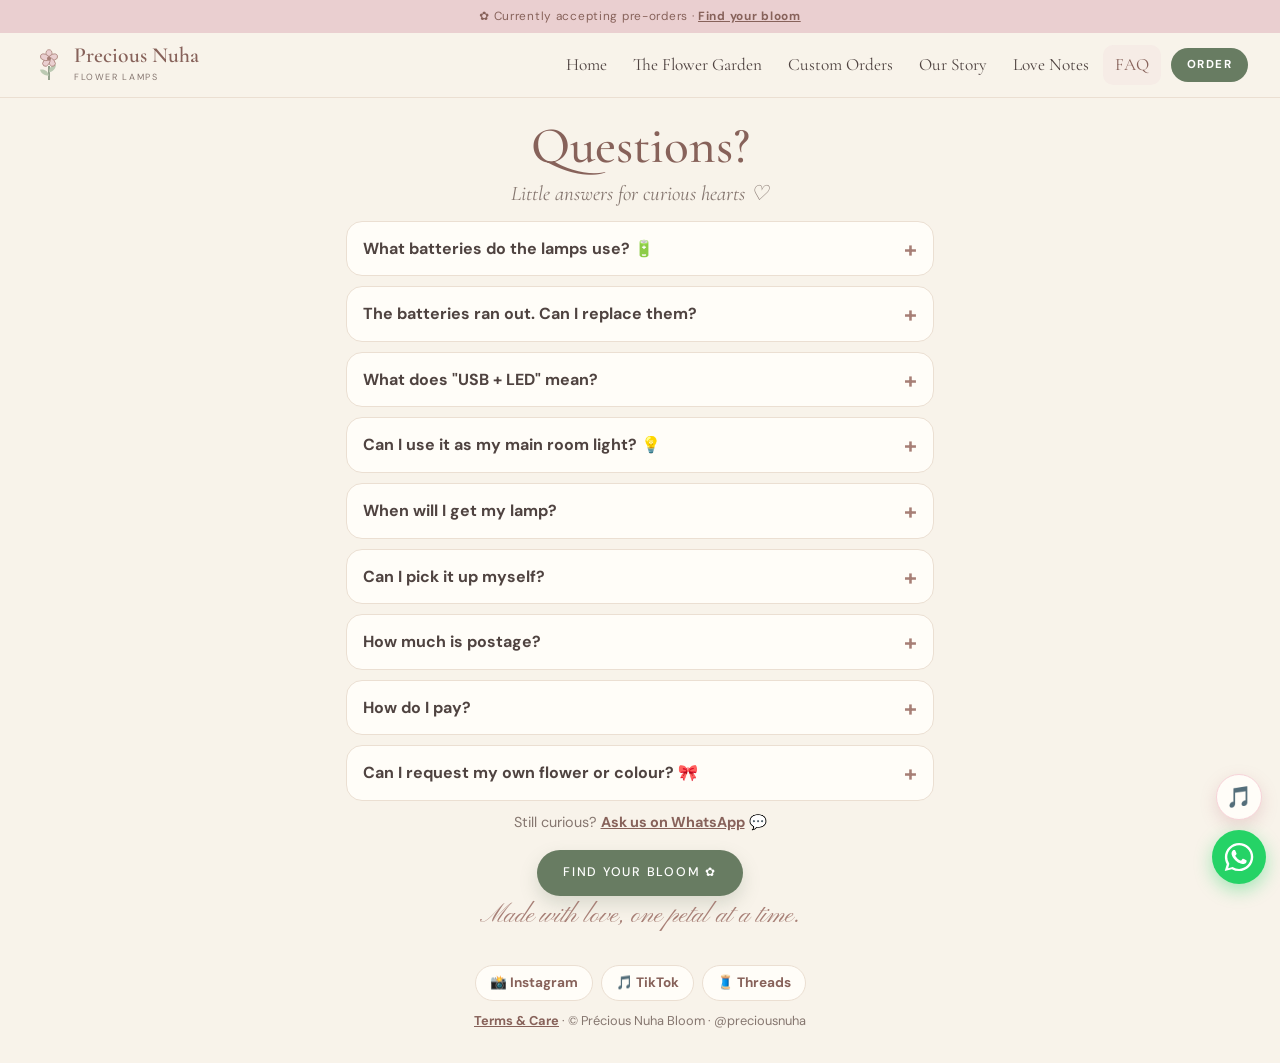
<file: faq.html>
<!doctype html>
<html lang="en">
<head>
<meta charset="utf-8">
<meta name="viewport" content="width=device-width, initial-scale=1">
<title>FAQ · Précious Nuha Bloom</title>
<link rel="icon" type="image/png" sizes="48x48" href="images/favicon-48.png">
<link rel="apple-touch-icon" sizes="180x180" href="apple-touch-icon.png">
<meta name="apple-mobile-web-app-title" content="Precious Nuha">
<link rel="manifest" href="site.webmanifest">
<meta name="description" content="Batteries, USB + LED, pre-order, pickup in Klang, postage and payment: answers about Précious Nuha Bloom flower lamps.">
<link rel="canonical" href="https://preciousnuha.com/faq">
<meta property="og:type" content="website">
<meta property="og:site_name" content="Précious Nuha Bloom">
<meta property="og:url" content="https://preciousnuha.com/faq">
<meta property="og:title" content="FAQ 🌷 Précious Nuha Bloom">
<meta property="og:description" content="Everything you want to know about our handmade flower lamps.">
<meta property="og:image" content="https://preciousnuha.com/images/og.jpg">
<meta name="twitter:card" content="summary_large_image">
<link rel="preconnect" href="https://fonts.googleapis.com">
<link rel="preconnect" href="https://fonts.gstatic.com" crossorigin>
<link href="https://fonts.googleapis.com/css2?family=Cormorant+Garamond:ital,wght@0,400;0,500;0,600;1,400;1,500&family=DM+Sans:opsz,wght@9..40,400;9..40,500;9..40,700&family=Pinyon+Script&display=swap" rel="stylesheet">
<link rel="stylesheet" href="assets/site.css?v=20261124">
<!-- Visitor counter (GoatCounter: free, no cookies). Stats: https://preciousnuha.goatcounter.com -->
<script data-goatcounter="https://preciousnuha.goatcounter.com/count" async src="https://gc.zgo.at/count.js"></script>
<link rel="stylesheet" href="assets/garden.css?v=20261124">
</head>
<body>

<svg width="0" height="0" style="position:absolute" aria-hidden="true"><symbol id="bf" viewBox="0 0 24 24"><path d="M12 12C9 5 3 3.5 3.5 8.5 4 12 9 12.5 12 12ZM12 12c3-7 9-8.5 8.5-3.5C20 12 15 12.5 12 12Z" fill="#D9CDE5" stroke="#A77F76" stroke-width=".7"/><path d="M12 12c-2.5 2.5-6 6-3.6 7.4C10.4 20.4 12 16 12 12Zm0 0c2.5 2.5 6 6 3.6 7.4C13.6 20.4 12 16 12 12Z" fill="#EACFD0" stroke="#A77F76" stroke-width=".7"/><path d="M12 8.5v8M12 8.5l-1.5-3M12 8.5l1.5-3" stroke="#87625a" stroke-width=".7" fill="none" stroke-linecap="round"/></symbol></svg>
<p class="announce">✿ Currently accepting pre-orders · <a href="catalogue.html">Find your bloom</a></p>
<header class="topbar">
  <a class="brand" href="index.html" aria-label="Precious Nuha home"><svg viewBox="0 0 32 32" aria-hidden="true"><path d="M16 30V17" stroke="#687C62" stroke-width="1.3" fill="none"/><path d="M16 26c-4.5 0-7.5-2-8.5-5.5 4.5-.8 7.5 1.5 8.5 5.5ZM16 23c3.5-.6 6.5-3.6 6.5-7.5-4.2.3-6.5 3.4-6.5 7.5Z" fill="#BBC9B2"/><g transform="translate(16 10)" fill="#EACFD0" stroke="#A77F76" stroke-width=".7"><ellipse cy="-4.2" rx="2.9" ry="4.2"/><ellipse cy="-4.2" rx="2.9" ry="4.2" transform="rotate(72)"/><ellipse cy="-4.2" rx="2.9" ry="4.2" transform="rotate(144)"/><ellipse cy="-4.2" rx="2.9" ry="4.2" transform="rotate(216)"/><ellipse cy="-4.2" rx="2.9" ry="4.2" transform="rotate(288)"/></g><circle cx="16" cy="10" r="1.9" fill="#A77F76"/></svg><span><b>Precious Nuha</b><small>Flower lamps</small></span></a>
  <nav class="links" aria-label="Pages">
    <a href="index.html">Home</a>
    <a href="catalogue.html">The Flower Garden</a>
    <a href="index.html#custom">Custom Orders</a>
    <a href="index.html#story">Our Story</a>
    <a href="testimoni/">Love Notes</a>
    <a href="faq.html" aria-current="page">FAQ</a>
  </nav>
  <a class="order-btn" href="catalogue.html">Order</a>
  <details class="menu"><summary aria-label="Menu"><span></span></summary>
  <nav aria-label="Menu">
    <a href="index.html">Home</a>
    <a href="catalogue.html">The Flower Garden</a>
    <a href="index.html#custom">Custom Orders</a>
    <a href="index.html#story">Our Story</a>
    <a href="testimoni/">Love Notes</a>
    <a href="faq.html" aria-current="page">FAQ</a>
  </nav>
  </details>
</header>

<header class="page-head">
  <h1>Questions?</h1>
  <p class="tagline">Little answers for curious hearts ♡</p>
</header>

<section class="block faq">
  <div class="faq-list" id="faqList"><p class="loading">Loading… 🌷</p></div>
  <p class="faq-more">Still curious? <a href="https://wa.me/60134478918" target="_blank" rel="noopener">Ask us on WhatsApp</a> 💬</p>
  <a class="btn" href="catalogue.html">Find Your Bloom ✿</a>
</section>

<footer class="home-footer">
  <p class="footer-line">Made with love, one petal at a time.</p>
  <p class="socials">
    <a href="https://www.instagram.com/preciousnuha" target="_blank" rel="noopener">📸 Instagram</a>
    <a href="https://www.tiktok.com/@preciousnuha" target="_blank" rel="noopener">🎵 TikTok</a>
    <a href="https://www.threads.com/@preciousnuha" target="_blank" rel="noopener">🧵 Threads</a>
  </p>
  <a class="terms-link" href="terms.html">Terms &amp; Care</a> · &copy; Précious Nuha Bloom · @preciousnuha
</footer>

<script>
  // Same Google Sheet as the catalogue. Its "faq" tab (question | answer) replaces the default list;
  // its "settings" tab keeps the default answers in step with the live prices and pre-order date.
  const SHEET_TAB_URL = tab => `https://docs.google.com/spreadsheets/d/1-wnqefDebKtjV0jvCL7RW9KRSHVJ_56WMuBDDaMshDk/gviz/tq?tqx=out:json&sheet=${tab}`;
  // Fallbacks, matching the catalogue page.
  const DEFAULTS = {
    preorder_until: "2026-12-20", postage_semenanjung: "10", postage_sabah_sarawak: "45",
    box_pickup: "12", addon_paper_bag: "3"
  };

  const esc = s => String(s || "").replace(/[&<>"]/g, c => ({ "&": "&amp;", "<": "&lt;", ">": "&gt;", '"': "&quot;" }[c]));
  const rm = v => "RM" + (parseFloat(String(v).replace(/[^\d.]/g, "")) || 0);

  function fetchText(url, ms = 6000) {
    const ctrl = new AbortController();
    const timer = setTimeout(() => ctrl.abort(), ms);
    return fetch(url, { cache: "no-store", signal: ctrl.signal })
      .then(res => {
        if (!res.ok) throw new Error("HTTP " + res.status);
        return res.text();
      })
      .finally(() => clearTimeout(timer));
  }

  // A tab as rows of text, with Google's guessed header labels as the first row.
  async function tabRows(tab) {
    const text = await fetchText(SHEET_TAB_URL(tab));
    const table = JSON.parse(text.slice(text.indexOf("(") + 1, text.lastIndexOf(")"))).table;
    const cell = c => (c == null ? "" : String(c.f ?? c.v ?? "")).trim();
    return [table.cols.map(c => c.label || ""), ...table.rows.map(r => (r.c || []).map(cell))];
  }

  async function loadSettings() {
    try {
      const rows = await tabRows("settings");
      const below = name => {
        for (let r = 0; r < rows.length; r++) {
          const c = rows[r].findIndex(v => v.toLowerCase().split(/\s+/).includes(name));
          if (c >= 0) return ((rows[r + 1] || [])[c] || "").trim();
        }
        return null;
      };
      const date = below("preorder_until");
      if (date !== null) {
        const out = { preorder_until: date };
        for (const k of Object.keys(DEFAULTS)) if (k !== "preorder_until") out[k] = below(k) || DEFAULTS[k];
        return out;
      }
    } catch (e) {
      console.warn("Could not load settings", e);
    }
    return DEFAULTS;
  }

  const MONTHS = ["jan", "feb", "mar", "apr", "may", "jun", "jul", "aug", "sep", "oct", "nov", "dec"];
  // The pre-order date as "20 December 2026", or "" when none is set or it has passed.
  function preorderText(value) {
    const s = (value || "").trim();
    let m, d = null;
    if ((m = s.match(/^(\d{4})-(\d{1,2})-(\d{1,2})/))) d = [+m[1], +m[2], +m[3]];
    else if ((m = s.match(/^(\d{1,2})[\/.-](\d{1,2})[\/.-](\d{4})$/))) d = +m[2] > 12 ? [+m[3], +m[1], +m[2]] : [+m[3], +m[2], +m[1]];
    else if ((m = s.match(/^(\d{1,2})\s+([a-z]+)\s*,?\s*(\d{4})$/i)) && MONTHS.includes(m[2].slice(0, 3).toLowerCase())) d = [+m[3], MONTHS.indexOf(m[2].slice(0, 3).toLowerCase()) + 1, +m[1]];
    else if ((m = s.match(/^([a-z]+)\s+(\d{1,2})\s*,?\s*(\d{4})$/i)) && MONTHS.includes(m[1].slice(0, 3).toLowerCase())) d = [+m[3], MONTHS.indexOf(m[1].slice(0, 3).toLowerCase()) + 1, +m[2]];
    if (!d) return "";
    const end = new Date(Date.UTC(d[0], d[1] - 1, d[2], 15, 59, 59));
    return !isNaN(end) && Date.now() <= end
      ? end.toLocaleDateString("en-GB", { day: "numeric", month: "long", year: "numeric", timeZone: "Asia/Kuala_Lumpur" })
      : "";
  }

  function defaultFaq(st) {
    const preorder = preorderText(st.preorder_until);
    return [
      { q: "What batteries do the lamps use? 🔋", a: "Small round button cell (coin) batteries." },
      { q: "The batteries ran out. Can I replace them?", a: "Yes! You can buy new ones at DIY stores (e.g. Mr DIY) and swap them in." },
      { q: "What does \"USB + LED\" mean?", a: "The big flower on top is a table lamp powered by USB, and the small flower below has its own LED lights." },
      { q: "Can I use it as my main room light? 💡", a: "Our lamps are decorative mood lamps with a soft, warm glow: perfect as room décor, a cosy study-desk or bedside lamp, and gentle extra lighting. They aren't bright enough to replace your main room light. More in our Terms & Care notes." },
      { q: "When will I get my lamp?", a: preorder ? `All our lamps are made to order 🌷 This batch will be posted by ${preorder}.` : "Every lamp is handmade to order. We'll let you know the ready date on WhatsApp." },
      { q: "Can I pick it up myself?", a: `Yes! Self pickup at Taman Sentosa, Klang is FREE. Each lamp comes in a window paper bag (${rm(st.addon_paper_bag)}), or a box if you prefer (${rm(st.box_pickup)}). Full payment is required before pickup 💳` },
      { q: "How much is postage?", a: `Semenanjung ${rm(st.postage_semenanjung)} and Sabah / Sarawak ${rm(st.postage_sabah_sarawak)} for each lamp.` },
      { q: "How do I pay?", a: "Scan our DuitNow QR in the order form, pay the full total, then send your receipt in WhatsApp. Full payment is required for every order, including self pickup." },
      { q: "Can I request my own flower or colour? 🎀", a: "Yes, we love custom orders! WhatsApp us your favourite flower, colours or a photo, and we'll see what we can make." }
    ];
  }

  async function sheetFaq() {
    try {
      const rows = await tabRows("faq");
      // Without a faq tab Google returns the first tab, which has no question/answer columns.
      const h = rows.findIndex(r => r.some(v => /question/i.test(v)) && r.some(v => /answer/i.test(v)));
      if (h >= 0) {
        const qi = rows[h].findIndex(v => /question/i.test(v)), ai = rows[h].findIndex(v => /answer/i.test(v));
        const list = rows.slice(h + 1).map(r => ({ q: r[qi] || "", a: r[ai] || "" })).filter(f => f.q && f.a);
        if (list.length) return list;
      }
    } catch (e) {
      console.warn("Could not load FAQ", e);
    }
    return null;
  }

  function render(list) {
    document.getElementById("faqList").innerHTML = list
      .map(f => `<details><summary>${esc(f.q)}</summary><p>${esc(f.a)}</p></details>`).join("");
    // The same questions as FAQ data for Google search results.
    const ld = document.createElement("script");
    ld.type = "application/ld+json";
    ld.textContent = JSON.stringify({
      "@context": "https://schema.org",
      "@type": "FAQPage",
      mainEntity: list.map(f => ({ "@type": "Question", name: f.q, acceptedAnswer: { "@type": "Answer", text: f.a } }))
    });
    document.head.appendChild(ld);
  }

  (async () => {
    const [st, own] = await Promise.all([loadSettings(), sheetFaq()]);
    render(own || defaultFaq(st));
  })();
</script>
<script src="assets/music.js?v=20261124" defer></script>
<script src="assets/whatsapp.js?v=20261124" defer></script>
</body>
</html>
</file>
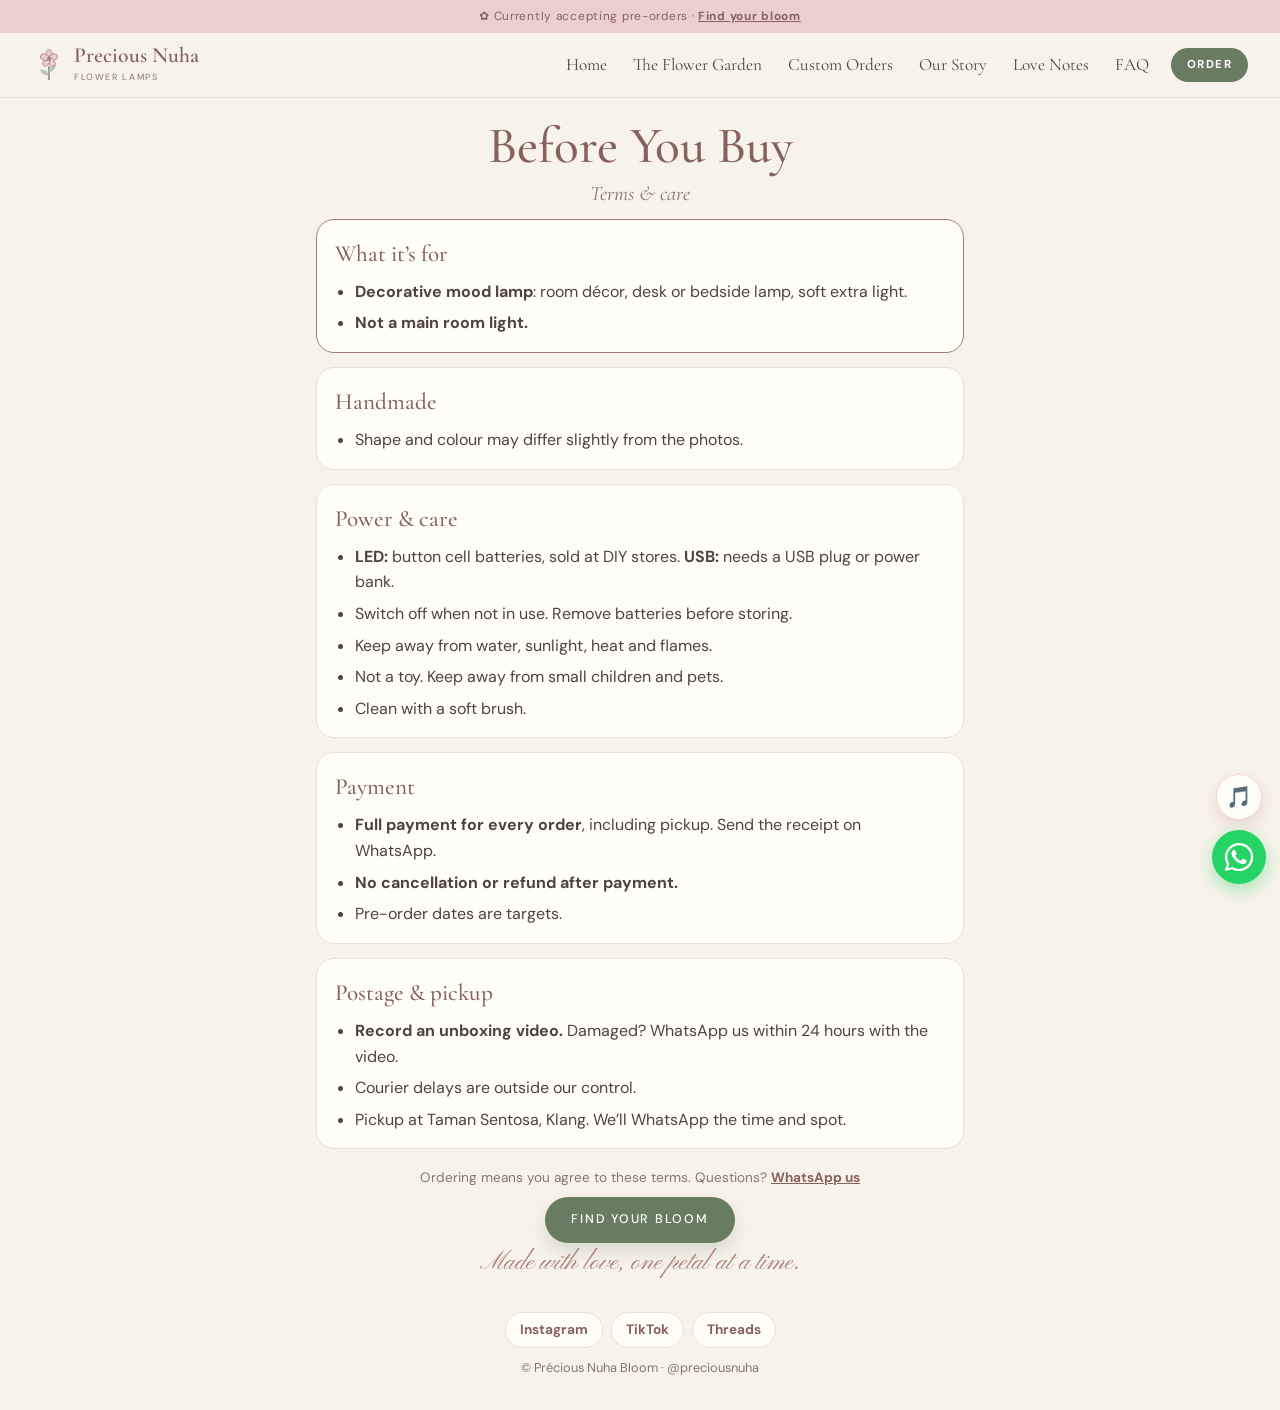
<file: terms.html>
<!doctype html>
<html lang="en">
<head>
<meta charset="utf-8">
<meta name="viewport" content="width=device-width, initial-scale=1">
<title>Terms &amp; Care · Précious Nuha Bloom</title>
<link rel="icon" type="image/png" sizes="48x48" href="images/favicon-48.png">
<link rel="apple-touch-icon" sizes="180x180" href="apple-touch-icon.png">
<meta name="apple-mobile-web-app-title" content="Precious Nuha">
<link rel="manifest" href="site.webmanifest">
<meta name="description" content="Before you buy a Précious Nuha Bloom flower lamp: what it is for, handmade differences, batteries, care, payment, postage and pickup.">
<link rel="canonical" href="https://preciousnuha.com/terms">
<meta property="og:type" content="website">
<meta property="og:site_name" content="Précious Nuha Bloom">
<meta property="og:url" content="https://preciousnuha.com/terms">
<meta property="og:title" content="Terms &amp; Care 🌷 Précious Nuha Bloom">
<meta property="og:description" content="Good to know before you buy your handmade flower lamp.">
<meta property="og:image" content="https://preciousnuha.com/images/og.jpg">
<meta name="twitter:card" content="summary_large_image">
<link rel="preconnect" href="https://fonts.googleapis.com">
<link rel="preconnect" href="https://fonts.gstatic.com" crossorigin>
<link href="https://fonts.googleapis.com/css2?family=Cormorant+Garamond:ital,wght@0,400;0,500;0,600;1,400;1,500&family=DM+Sans:opsz,wght@9..40,400;9..40,500;9..40,700&family=Pinyon+Script&display=swap" rel="stylesheet">
<link rel="stylesheet" href="assets/site.css?v=20261124">
<!-- Visitor counter (GoatCounter: free, no cookies). Stats: https://preciousnuha.goatcounter.com -->
<script data-goatcounter="https://preciousnuha.goatcounter.com/count" async src="https://gc.zgo.at/count.js"></script>
<style>
  .terms { max-width: 680px; margin: 0 auto; padding: 8px 16px 0; }
  .terms section {
    background: var(--card); border: 1px solid var(--line); border-radius: 18px;
    padding: 16px 18px 6px; margin-bottom: 14px;
  }
  .terms h2 { font-family: "Cormorant Garamond", serif; font-weight: 600; font-size: 1.45rem; color: var(--rose-dark); margin: 0 0 6px; }
  .terms ul { margin: 0 0 10px; padding-left: 20px; color: var(--text); }
  .terms li { margin-bottom: 6px; }
  .terms .note { text-align: center; color: var(--muted); font-size: .85rem; margin: 18px 0 0; }
  .terms .note a { color: var(--rose-dark); font-weight: 700; }
  .highlight { border-color: var(--rose) !important; }
</style>
<link rel="stylesheet" href="assets/garden.css?v=20261124">
</head>
<body>

<svg width="0" height="0" style="position:absolute" aria-hidden="true"><symbol id="bf" viewBox="0 0 24 24"><path d="M12 12C9 5 3 3.5 3.5 8.5 4 12 9 12.5 12 12ZM12 12c3-7 9-8.5 8.5-3.5C20 12 15 12.5 12 12Z" fill="#D9CDE5" stroke="#A77F76" stroke-width=".7"/><path d="M12 12c-2.5 2.5-6 6-3.6 7.4C10.4 20.4 12 16 12 12Zm0 0c2.5 2.5 6 6 3.6 7.4C13.6 20.4 12 16 12 12Z" fill="#EACFD0" stroke="#A77F76" stroke-width=".7"/><path d="M12 8.5v8M12 8.5l-1.5-3M12 8.5l1.5-3" stroke="#87625a" stroke-width=".7" fill="none" stroke-linecap="round"/></symbol></svg>
<p class="announce">✿ Currently accepting pre-orders · <a href="catalogue.html">Find your bloom</a></p>
<header class="topbar">
  <a class="brand" href="index.html" aria-label="Precious Nuha home"><svg viewBox="0 0 32 32" aria-hidden="true"><path d="M16 30V17" stroke="#687C62" stroke-width="1.3" fill="none"/><path d="M16 26c-4.5 0-7.5-2-8.5-5.5 4.5-.8 7.5 1.5 8.5 5.5ZM16 23c3.5-.6 6.5-3.6 6.5-7.5-4.2.3-6.5 3.4-6.5 7.5Z" fill="#BBC9B2"/><g transform="translate(16 10)" fill="#EACFD0" stroke="#A77F76" stroke-width=".7"><ellipse cy="-4.2" rx="2.9" ry="4.2"/><ellipse cy="-4.2" rx="2.9" ry="4.2" transform="rotate(72)"/><ellipse cy="-4.2" rx="2.9" ry="4.2" transform="rotate(144)"/><ellipse cy="-4.2" rx="2.9" ry="4.2" transform="rotate(216)"/><ellipse cy="-4.2" rx="2.9" ry="4.2" transform="rotate(288)"/></g><circle cx="16" cy="10" r="1.9" fill="#A77F76"/></svg><span><b>Precious Nuha</b><small>Flower lamps</small></span></a>
  <nav class="links" aria-label="Pages">
    <a href="index.html">Home</a>
    <a href="catalogue.html">The Flower Garden</a>
    <a href="index.html#custom">Custom Orders</a>
    <a href="index.html#story">Our Story</a>
    <a href="testimoni/">Love Notes</a>
    <a href="faq.html">FAQ</a>
  </nav>
  <a class="order-btn" href="catalogue.html">Order</a>
  <details class="menu"><summary aria-label="Menu"><span></span></summary>
  <nav aria-label="Menu">
    <a href="index.html">Home</a>
    <a href="catalogue.html">The Flower Garden</a>
    <a href="index.html#custom">Custom Orders</a>
    <a href="index.html#story">Our Story</a>
    <a href="testimoni/">Love Notes</a>
    <a href="faq.html">FAQ</a>
  </nav>
  </details>
</header>

<header class="page-head">
  <h1>Before You Buy</h1>
  <p class="tagline">Terms &amp; care</p>
</header>

<main class="terms">
  <section class="highlight">
    <h2>What it’s for</h2>
    <ul>
      <li><strong>Decorative mood lamp</strong>: room décor, desk or bedside lamp, soft extra light.</li>
      <li><strong>Not a main room light.</strong></li>
    </ul>
  </section>

  <section>
    <h2>Handmade</h2>
    <ul>
      <li>Shape and colour may differ slightly from the photos.</li>
    </ul>
  </section>

  <section>
    <h2>Power &amp; care</h2>
    <ul>
      <li><strong>LED:</strong> button cell batteries, sold at DIY stores. <strong>USB:</strong> needs a USB plug or power bank.</li>
      <li>Switch off when not in use. Remove batteries before storing.</li>
      <li>Keep away from water, sunlight, heat and flames.</li>
      <li>Not a toy. Keep away from small children and pets.</li>
      <li>Clean with a soft brush.</li>
    </ul>
  </section>

  <section>
    <h2>Payment</h2>
    <ul>
      <li><strong>Full payment for every order</strong>, including pickup. Send the receipt on WhatsApp.</li>
      <li><strong>No cancellation or refund after payment.</strong></li>
      <li>Pre-order dates are targets.</li>
    </ul>
  </section>

  <section>
    <h2>Postage &amp; pickup</h2>
    <ul>
      <li><strong>Record an unboxing video.</strong> Damaged? WhatsApp us within 24 hours with the video.</li>
      <li>Courier delays are outside our control.</li>
      <li>Pickup at Taman Sentosa, Klang. We’ll WhatsApp the time and spot.</li>
    </ul>
  </section>

  <p class="note">Ordering means you agree to these terms. Questions? <a href="https://wa.me/60134478918" target="_blank" rel="noopener">WhatsApp us</a></p>
  <div class="block"><a class="btn" href="catalogue.html">Find Your Bloom</a></div>
</main>

<footer class="home-footer">
  <p class="footer-line">Made with love, one petal at a time.</p>
  <p class="socials">
    <a href="https://www.instagram.com/preciousnuha" target="_blank" rel="noopener">Instagram</a>
    <a href="https://www.tiktok.com/@preciousnuha" target="_blank" rel="noopener">TikTok</a>
    <a href="https://www.threads.com/@preciousnuha" target="_blank" rel="noopener">Threads</a>
  </p>
  &copy; Précious Nuha Bloom · @preciousnuha
</footer>

<script src="assets/music.js?v=20261124" defer></script>
<script src="assets/whatsapp.js?v=20261124" defer></script>
</body>
</html>
</file>
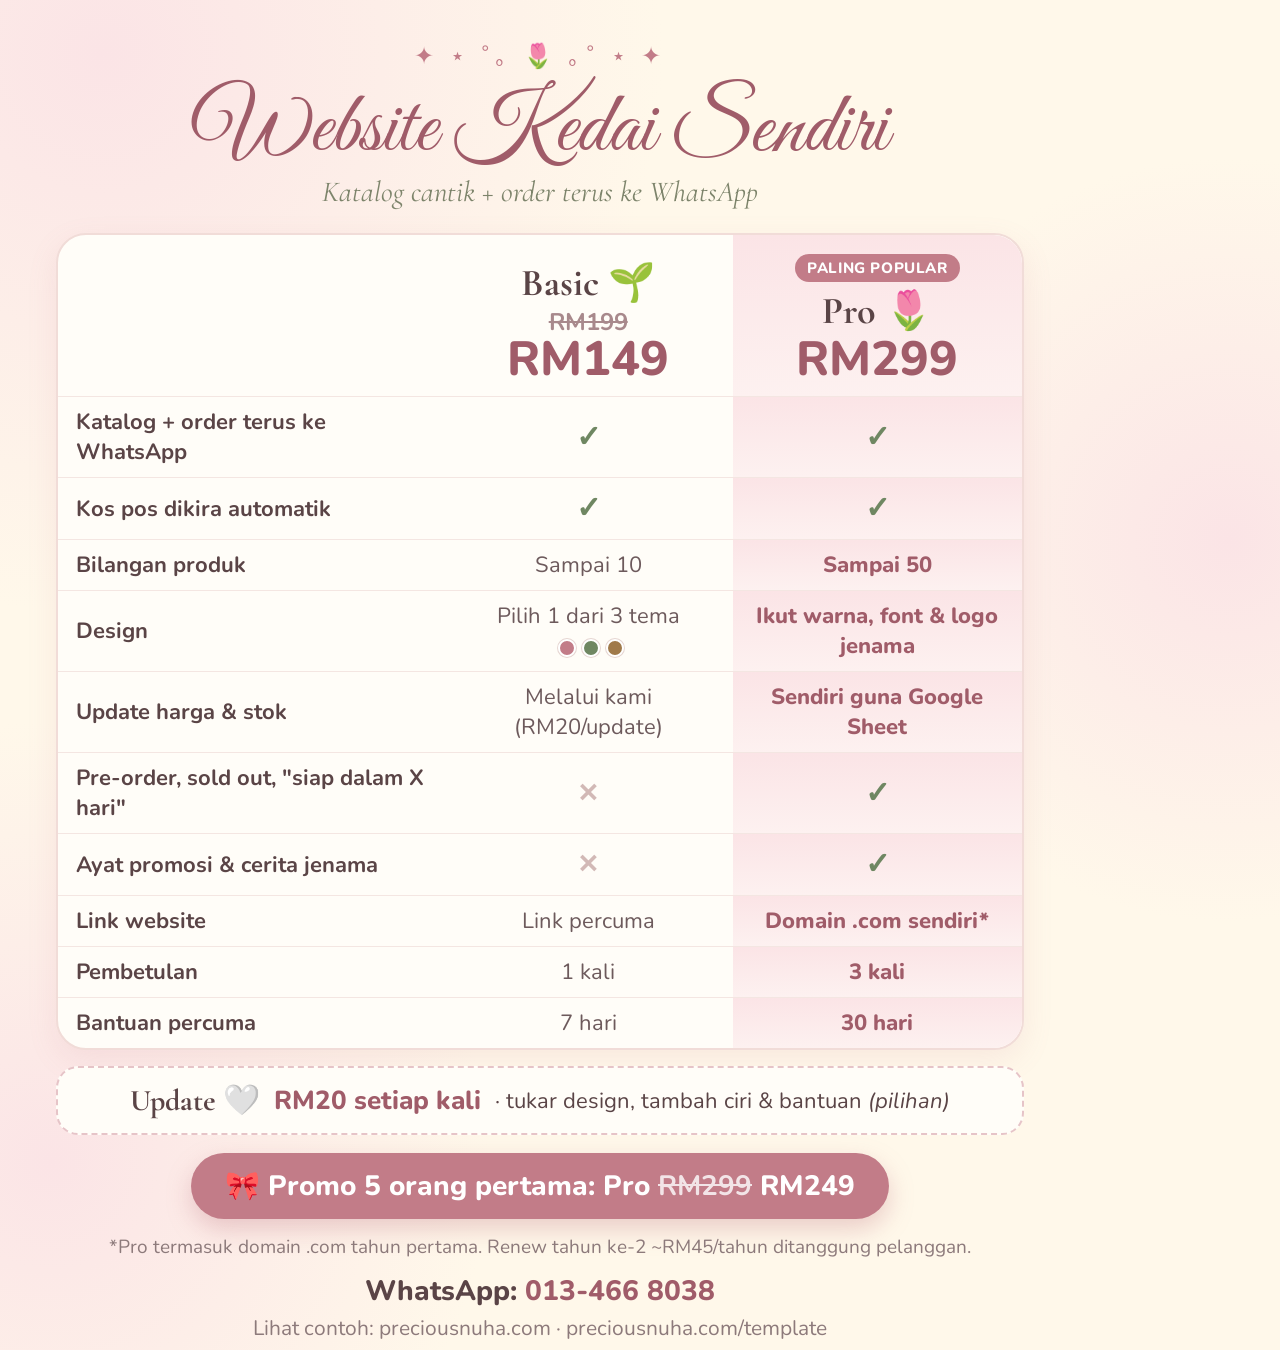
<file: marketing/harga-website.html>
<!doctype html>
<html><head><meta charset="utf-8">
<link href="https://fonts.googleapis.com/css2?family=Cormorant+Garamond:ital,wght@0,600;0,700;1,500&family=Great+Vibes&family=Nunito:wght@500;700;800&display=swap" rel="stylesheet">
<style>
  * { box-sizing: border-box; margin: 0; }
  body {
    width: 1080px; height: 1350px; overflow: hidden;
    font-family: "Nunito", sans-serif; color: #5a4446;
    background:
      radial-gradient(circle at 8% 4%, #fbe4e6 0, transparent 32%),
      radial-gradient(circle at 96% 40%, #fbe4e6 0, transparent 26%),
      radial-gradient(circle at 4% 86%, #fbe4e6 0, transparent 26%),
      #fff8ea;
    padding: 40px 56px; text-align: center;
  }
  .spark { color: #c27c88; letter-spacing: .2em; font-size: 24px; }
  h1 { font-family: "Great Vibes", cursive; font-weight: 400; font-size: 86px; color: #a05c69; line-height: 1; margin-top: 16px; }
  .sub { font-family: "Cormorant Garamond", serif; font-style: italic; font-size: 29px; color: #7d846b; margin-top: 0; }

  table {
    width: 100%; margin-top: 24px; border-collapse: separate; border-spacing: 0;
    background: #fffdf8; border: 2px solid #f1dcd8; border-radius: 30px; overflow: hidden;
    box-shadow: 0 10px 30px rgba(194,124,136,.12); font-size: 22px;
  }
  th, td { padding: 10px 18px; border-bottom: 1px solid #f4e6e2; }
  tr:last-child td { border-bottom: 0; }
  th { padding-top: 16px; padding-bottom: 12px; vertical-align: bottom; }
  td:first-child, th:first-child { text-align: left; font-weight: 700; color: #5a4446; width: 40%; }
  td:not(:first-child) { color: #6d5a5c; width: 30%; }
  .pro { background: linear-gradient(180deg, #fbe4e6, #fdf1f0); }
  th.pro { border-top-right-radius: 28px; position: relative; }
  .pname { font-family: "Cormorant Garamond", serif; font-size: 38px; font-weight: 700; color: #5a4446; display: block; }
  .pprice { font-size: 48px; font-weight: 800; color: #a05c69; line-height: 1.05; display: block; }
  .was { display: block; font-size: 24px; font-weight: 700; color: #a8898c; text-decoration: line-through; line-height: 1; margin-top: 4px; }
  .pop { display: inline-block; background: #c27c88; color: #fff; font-size: 15px; font-weight: 800; padding: 4px 12px; border-radius: 999px; margin-bottom: 6px; letter-spacing: .04em; }
  td.yes { color: #6f8762; font-weight: 800; font-size: 30px; }
  td.no { color: #d2b9b6; font-weight: 800; font-size: 26px; }
  td.strong { font-weight: 800; color: #a05c69; }
  .dots { display: inline-flex; gap: 6px; vertical-align: middle; margin-left: 6px; }
  .dots i { width: 18px; height: 18px; border-radius: 50%; display: inline-block; border: 2px solid #fff; box-shadow: 0 0 0 1px #e6d6d2; }

  .care {
    margin-top: 16px; display: flex; align-items: center; justify-content: center; gap: 14px;
    background: #fffdf8; border: 2px dashed #e6c4c8; border-radius: 22px; padding: 14px 20px; font-size: 22px;
  }
  .care b { font-family: "Cormorant Garamond", serif; font-size: 30px; color: #5a4446; }
  .care .p { font-weight: 800; color: #a05c69; font-size: 26px; }

  .promo { margin: 18px auto 0; display: inline-block; background: #c27c88; color: #fff; border-radius: 999px; padding: 14px 34px; font-size: 28px; font-weight: 800; box-shadow: 0 10px 24px rgba(194,124,136,.35); }
  .promo s { opacity: .8; font-weight: 700; }
  .fine { margin-top: 14px; font-size: 19px; color: #8d7a7b; line-height: 1.5; }
  .contact { margin-top: 10px; font-size: 28px; font-weight: 800; color: #5a4446; }
  .contact span { color: #a05c69; }
  .demo { font-size: 21px; color: #8d7a7b; margin-top: 4px; }
</style></head>
<body>
  <p class="spark">✦ ⋆ ˚｡ 🌷 ｡˚ ⋆ ✦</p>
  <h1>Website Kedai Sendiri</h1>
  <p class="sub">Katalog cantik + order terus ke WhatsApp</p>

  <table>
    <tr>
      <th></th>
      <th><span class="pname">Basic 🌱</span><span class="was">RM199</span><span class="pprice">RM149</span></th>
      <th class="pro"><span class="pop">PALING POPULAR</span><span class="pname">Pro 🌷</span><span class="pprice">RM299</span></th>
    </tr>
    <tr><td>Katalog + order terus ke WhatsApp</td><td class="yes">✓</td><td class="pro yes">✓</td></tr>
    <tr><td>Kos pos dikira automatik</td><td class="yes">✓</td><td class="pro yes">✓</td></tr>
    <tr><td>Bilangan produk</td><td>Sampai 10</td><td class="pro strong">Sampai 50</td></tr>
    <tr><td>Design</td>
      <td>Pilih 1 dari 3 tema<span class="dots"><i style="background:#c27c88"></i><i style="background:#6f8762"></i><i style="background:#a07a4a"></i></span></td>
      <td class="pro strong">Ikut warna, font &amp; logo jenama</td></tr>
    <tr><td>Update harga &amp; stok</td><td>Melalui kami (RM20/update)</td><td class="pro strong">Sendiri guna Google Sheet</td></tr>
    <tr><td>Pre-order, sold out, "siap dalam X hari"</td><td class="no">✕</td><td class="pro yes">✓</td></tr>
    <tr><td>Ayat promosi &amp; cerita jenama</td><td class="no">✕</td><td class="pro yes">✓</td></tr>
    <tr><td>Link website</td><td>Link percuma</td><td class="pro strong">Domain .com sendiri*</td></tr>
    <tr><td>Pembetulan</td><td>1 kali</td><td class="pro strong">3 kali</td></tr>
    <tr><td>Bantuan percuma</td><td>7 hari</td><td class="pro strong">30 hari</td></tr>
  </table>

  <div class="care"><b>Update 🤍</b><span class="p">RM20 setiap kali</span><span>· tukar design, tambah ciri &amp; bantuan <i>(pilihan)</i></span></div>

  <p class="promo">🎀 Promo 5 orang pertama: Pro <s>RM299</s> RM249</p>
  <p class="fine">*Pro termasuk domain .com tahun pertama. Renew tahun ke-2 ~RM45/tahun ditanggung pelanggan.</p>

  <p class="contact">WhatsApp: <span>013-466 8038</span></p>
  <p class="demo">Lihat contoh: preciousnuha.com · preciousnuha.com/template</p>
</body></html>
</file>
<file: assets/site.css>
:root {
  --cream: #fff8ea;
  --cream-deep: #fbefd6;
  --pink: #fbe4e6;
  --pink-deep: #f6d3d8;
  --card: #fffdf8;
  --rose: #c27c88;
  --rose-dark: #a05c69;
  --sage: #7d846b;
  --text: #5a4446;
  --muted: #8d7a7b;
  --line: #f1dcd8;
  --wa: #25d366;
  --wa-dark: #1da851;
}
* { box-sizing: border-box; }
html { scroll-behavior: smooth; }
body {
  margin: 0;
  background:
    radial-gradient(circle at 10% 0%, var(--pink) 0, transparent 40%),
    radial-gradient(circle at 95% 30%, var(--pink) 0, transparent 30%),
    radial-gradient(circle at 0% 70%, var(--pink) 0, transparent 30%),
    var(--cream);
  color: var(--text);
  font-family: "Nunito", system-ui, sans-serif;
  line-height: 1.6;
}
img { max-width: 100%; display: block; }
p { margin: 0 0 8px; }

/* little decorations */
.sparkle { text-align: center; color: var(--rose); letter-spacing: .12em; margin: 0; }
.divider { text-align: center; color: var(--rose); margin: 40px 0 0; font-size: .95rem; letter-spacing: .12em; }

/* hero */
header {
  text-align: center;
  padding: 24px 16px 8px;
  max-width: 640px;
  margin: 0 auto;
}
header img.logo {
  width: 180px;
  margin: 10px auto 0;
  border-radius: 50%;
  box-shadow: 0 8px 24px rgba(194, 124, 136, .18);
}
h1 {
  font-family: "Great Vibes", cursive;
  font-weight: 400;
  font-size: 3rem;
  color: var(--rose-dark);
  margin: 14px 0 0;
  line-height: 1.1;
}
.tagline {
  font-family: "Cormorant Garamond", serif;
  font-style: italic;
  font-size: 1.3rem;
  color: var(--sage);
  margin: 4px 0 0;
}
.kicker {
  display: inline-block;
  margin: 14px 0 0;
  padding: 4px 14px;
  border-radius: 999px;
  background: var(--pink);
  color: var(--rose-dark);
  font-weight: 700;
  font-size: .85rem;
}
.story { color: var(--muted); margin-top: 14px; }
.story strong { color: var(--text); }
.lead { font-family: "Cormorant Garamond", serif; font-size: 1.35rem; color: var(--text); line-height: 1.35; }

.btn {
  display: inline-block;
  margin-top: 8px;
  background: var(--rose);
  color: #fff;
  border-radius: 999px;
  padding: 12px 26px;
  font-weight: 700;
  font-size: .9rem;
  text-decoration: none;
  box-shadow: 0 6px 16px rgba(194, 124, 136, .3);
}
.btn:hover { background: var(--rose-dark); }
.meta { margin: 16px 0 0; color: var(--sage); font-size: .85rem; }

/* text blocks */
.block {
  max-width: 620px;
  margin: 0 auto;
  padding: 0 16px;
  text-align: center;
  scroll-margin-top: 16px;
}
.block-title {
  font-family: "Great Vibes", cursive;
  font-weight: 400;
  font-size: 2.4rem;
  color: var(--rose-dark);
  margin: 16px 0 6px;
  line-height: 1.2;
}
.block-title::before, .block-title::after { content: "✧"; font-family: "Nunito", sans-serif; font-size: .9rem; color: var(--rose); margin: 0 10px; vertical-align: middle; }

.bubble {
  max-width: 620px;
  margin: 40px auto 0;
  padding: 28px 20px 24px;
  background: linear-gradient(160deg, var(--pink) 0%, var(--cream-deep) 100%);
  border-radius: 28px;
  text-align: center;
  position: relative;
}
.bubble .ribbon { font-size: 1.8rem; position: absolute; top: -20px; left: 50%; transform: translateX(-50%); }
.bubble-wrap { padding: 0 16px; }

.signoff { margin: 8px 0 0; color: var(--muted); }
.signoff span { font-family: "Great Vibes", cursive; font-size: 2rem; color: var(--rose); }

/* category chips */
nav.chips {
  position: sticky; top: 0; z-index: 5;
  background: rgba(255, 248, 234, .94);
  backdrop-filter: blur(6px);
  display: flex; gap: 8px; overflow-x: auto;
  padding: 12px 16px;
  margin-top: 20px;
  border-bottom: 1px solid var(--line);
  scrollbar-width: none;
}
nav.chips::-webkit-scrollbar { display: none; }
nav.chips a {
  flex: none;
  border: 1px solid var(--pink-deep);
  background: var(--card);
  color: var(--rose-dark);
  border-radius: 999px;
  padding: 6px 14px;
  font-size: .85rem; font-weight: 600;
  text-decoration: none; white-space: nowrap;
}
@media (min-width: 900px) { nav.chips { justify-content: center; } }

/* catalogue */
main { max-width: 1040px; margin: 0 auto; padding: 0 16px; scroll-margin-top: 56px; }
main section { scroll-margin-top: 64px; }
.section-head { text-align: center; margin: 32px 0 14px; }
.section-head h3 {
  font-family: "Great Vibes", cursive;
  font-weight: 400;
  font-size: 2.2rem;
  color: var(--rose);
  margin: 0;
  line-height: 1.2;
}
.section-head p { margin: 0; color: var(--muted); font-size: .9rem; }
.section-head .price-tag { color: var(--rose-dark); font-weight: 700; }

.grid {
  display: grid;
  grid-template-columns: repeat(auto-fill, minmax(200px, 1fr));
  gap: 16px;
}
.card {
  background: var(--card);
  border: 1px solid var(--line);
  border-radius: 18px;
  overflow: hidden;
  box-shadow: 0 6px 18px rgba(194, 124, 136, .08);
  display: flex; flex-direction: column;
}
.card .photo {
  background: var(--pink);
  cursor: zoom-in;
  border: 0; padding: 0; width: 100%;
}
.card .photo img { width: 100%; height: auto; aspect-ratio: 9 / 16; object-fit: contain; }
.card .photo { position: relative; }
.play {
  position: absolute; left: 8px; bottom: 8px;
  background: rgba(40, 28, 30, .6); color: #fff; backdrop-filter: blur(4px);
  font-size: .75rem; font-weight: 700; padding: 4px 10px; border-radius: 999px;
}
.card-body { padding: 12px; display: flex; flex-direction: column; gap: 6px; flex: 1; }
.card h4 {
  font-family: "Cormorant Garamond", serif;
  font-size: 1.25rem; line-height: 1.2; margin: 0; color: var(--text);
}
.card p { margin: 0; color: var(--muted); font-size: .85rem; }
.badges { display: flex; flex-wrap: wrap; gap: 4px; }
.badge {
  align-self: flex-start;
  font-size: .7rem; font-weight: 700;
  color: var(--sage); background: #eef0e2;
  border-radius: 999px; padding: 2px 8px;
}
.badge.pre { color: var(--rose-dark); background: var(--pink); }
.preorder {
  display: block;
  max-width: 420px;
  margin: 14px auto 0;
  padding: 10px 16px;
  border-radius: 16px;
  background: var(--card);
  border: 1px dashed var(--rose);
  color: var(--rose-dark);
  font-weight: 700;
  font-size: .9rem;
  text-align: center;
}
.preorder[hidden] { display: none; }
.preorder small { display: block; font-weight: 600; color: var(--muted); font-size: .8rem; }
.ready { color: var(--sage) !important; font-weight: 600; font-size: .8rem !important; }
.badge.out { color: #fff; background: var(--muted); }
.card.sold-out .photo img { opacity: .55; filter: grayscale(.4); }
.qty button:disabled, .qty input:disabled { opacity: .45; cursor: not-allowed; }
.loading { text-align: center; color: var(--muted); padding: 40px 0; }
.loading a { color: var(--rose-dark); }
.price { font-weight: 700; color: var(--rose-dark); font-size: 1.1rem; }
.row { display: flex; align-items: center; justify-content: space-between; gap: 8px; margin-top: auto; padding-top: 6px; flex-wrap: wrap; }

.qty {
  display: inline-flex; align-items: center;
  border: 1px solid var(--line); border-radius: 999px; overflow: hidden;
}
.qty button {
  width: 34px; height: 34px; border: 0; background: var(--pink);
  color: var(--rose-dark); font-size: 1.15rem; cursor: pointer;
}
.qty button:hover { background: var(--pink-deep); }
.qty input {
  width: 34px; height: 34px; border: 0; text-align: center;
  font: inherit; font-weight: 700; color: var(--text); background: #fff;
  -moz-appearance: textfield;
}
.qty input::-webkit-outer-spin-button,
.qty input::-webkit-inner-spin-button { -webkit-appearance: none; margin: 0; }
.subtotal { font-size: .8rem; color: var(--muted); }

/* order bar */
.order {
  position: fixed; left: 0; right: 0; bottom: 0; z-index: 10;
  background: rgba(255, 253, 248, .96);
  backdrop-filter: blur(6px);
  border-top: 1px solid var(--line);
  padding: 12px 16px;
}
.order-inner {
  max-width: 1040px; margin: 0 auto;
  display: flex; align-items: center; justify-content: space-between; gap: 12px;
}
.ship {
  max-width: 1040px; margin: 0 auto 10px;
  display: flex; align-items: center; gap: 8px; flex-wrap: wrap;
  font-size: .85rem; color: var(--muted);
}
.ship[hidden] { display: none; }
.ship label { cursor: pointer; }
.ship input { position: absolute; opacity: 0; pointer-events: none; }
.ship span.pill {
  display: inline-block;
  border: 1px solid var(--pink-deep); background: var(--card);
  color: var(--rose-dark); border-radius: 999px;
  padding: 5px 12px; font-weight: 600;
}
.ship input:checked + span.pill { background: var(--rose); border-color: var(--rose); color: #fff; }
.ship input:focus-visible + span.pill { outline: 2px solid var(--rose-dark); outline-offset: 2px; }
.ship.nudge span.pill { animation: nudge .5s; border-color: var(--rose); }
@keyframes nudge { 25% { transform: translateX(-4px); } 75% { transform: translateX(4px); } }
.total-label { font-size: .85rem; color: var(--muted); }
.total { font-size: 1.35rem; font-weight: 700; color: var(--rose-dark); }
.wa-btn {
  display: inline-flex; align-items: center; gap: 8px;
  background: var(--wa); color: #fff; border: 0; border-radius: 999px;
  padding: 12px 22px; font: inherit; font-weight: 700; cursor: pointer;
  white-space: nowrap;
}
.wa-btn:hover { background: var(--wa-dark); }
.wa-btn:disabled { background: #c9bfbf; cursor: not-allowed; }
.wa-btn svg { width: 20px; height: 20px; fill: currentColor; }

.info { margin-top: 40px; padding: 0 16px; text-align: center; color: var(--muted); font-size: .9rem; }
.info a { color: var(--rose-dark); }
footer { text-align: center; color: var(--muted); font-size: .8rem; padding: 0 16px 110px; }

.reviews-link {
  display: table; margin: 12px auto 0; padding: 8px 18px; border-radius: 999px;
  background: var(--card); border: 1px solid var(--pink-deep);
  color: var(--rose-dark); font-weight: 700; font-size: .9rem; text-decoration: none;
}
.reviews-link[hidden] { display: none; }

/* FAQ */
.faq-list { text-align: left; margin-top: 10px; }
.faq details {
  background: var(--card); border: 1px solid var(--line); border-radius: 16px;
  margin-bottom: 10px; padding: 0 16px;
}
.faq summary {
  cursor: pointer; list-style: none; padding: 14px 28px 14px 0; position: relative;
  font-weight: 700; color: var(--text);
}
.faq summary::-webkit-details-marker { display: none; }
.faq summary::after { content: "+"; position: absolute; right: 0; top: 10px; font-size: 1.4rem; color: var(--rose); }
.faq details[open] summary::after { content: "−"; }
.faq details p { margin: 0 0 14px; color: var(--muted); white-space: pre-line; }
.faq-more { margin-top: 6px; color: var(--muted); font-size: .9rem; }
.faq-more a { color: var(--rose-dark); font-weight: 700; }

/* checkout form */
.sheet {
  position: fixed; inset: 0; z-index: 30;
  background: rgba(60, 40, 42, .55);
  display: flex; align-items: flex-end; justify-content: center;
}
.sheet[hidden] { display: none; }
.sheet form {
  position: relative;
  width: 100%; max-width: 520px; max-height: 92vh; overflow-y: auto;
  background: var(--card);
  border-radius: 24px 24px 0 0;
  padding: 22px 18px 18px;
  box-shadow: 0 -10px 30px rgba(60, 40, 42, .2);
}
@media (min-width: 600px) {
  .sheet { align-items: center; }
  .sheet form { border-radius: 24px; }
}
.sheet h3 { font-family: "Great Vibes", cursive; font-weight: 400; font-size: 2.1rem; color: var(--rose-dark); margin: 0; text-align: center; line-height: 1.2; }
.sheet .sub { text-align: center; color: var(--muted); font-size: .9rem; margin: 2px 0 12px; }
.sheet-close {
  position: absolute; top: 10px; right: 12px;
  width: 36px; height: 36px; border: 0; border-radius: 50%;
  background: var(--pink); color: var(--rose-dark); font-size: 1.3rem; cursor: pointer;
}
.summary {
  background: var(--cream); border: 1px solid var(--line); border-radius: 14px;
  padding: 10px 12px; font-size: .85rem; color: var(--text); margin-bottom: 12px;
}
.summary div { display: flex; justify-content: space-between; gap: 10px; }
.summary .grand { font-weight: 700; color: var(--rose-dark); border-top: 1px dashed var(--line); margin-top: 6px; padding-top: 6px; }
.sheet label { display: block; font-size: .85rem; font-weight: 700; color: var(--text); margin-bottom: 10px; }
.sheet label small { font-weight: 400; color: var(--muted); }
.sheet input, .sheet textarea {
  display: block; width: 100%; margin-top: 4px;
  font: inherit; font-size: 1rem; color: var(--text);
  background: #fff; border: 1px solid var(--line); border-radius: 12px; padding: 10px 12px;
}
.sheet ::placeholder { color: var(--muted); opacity: .5; }
.sheet input:focus, .sheet textarea:focus { outline: 2px solid var(--rose); outline-offset: 1px; border-color: transparent; }
.sheet .row2 { display: grid; grid-template-columns: 1fr 1fr; gap: 10px; }
.sheet .wa-btn { width: 100%; justify-content: center; margin-top: 6px; }
.pay {
  text-align: center; border: 1px solid var(--line); border-radius: 16px;
  background: #fff; padding: 14px 12px 12px; margin: 4px 0 12px;
}
.pay-title { font-weight: 700; margin: 0; }
.pay-amount { font-size: 1.6rem; font-weight: 800; color: var(--rose-dark); margin: 0; line-height: 1.2; }
.pay img { width: 240px; max-width: 80%; margin: 8px auto; border-radius: 12px; }
.pay .to { font-size: .8rem; color: var(--muted); margin: 0; }
.pay .save { display: inline-block; margin-top: 8px; font-size: .85rem; font-weight: 700; color: var(--rose-dark); text-decoration: none; border: 1px solid var(--line); border-radius: 999px; padding: 6px 14px; }
.pay .steps { text-align: left; font-size: .8rem; color: var(--text); margin: 10px 0 0; padding-left: 18px; }
.pay .steps li { margin-bottom: 2px; }
.addons { border: 1px dashed var(--line); border-radius: 14px; padding: 10px 12px; margin-bottom: 12px; }
.addons-title { font-size: .85rem; font-weight: 700; margin: 0 0 6px; }
.addons-title small { font-weight: 400; color: var(--muted); }
.addon-need { font-size: .8rem; color: #8a5a00; background: #fff4dc; border-radius: 10px; padding: 6px 10px; margin: 0 0 6px; }
.addon-need.ok { color: #4f6545; background: #eef3e6; }
.addon-need.warn { color: #fff; background: #c0533f; font-weight: 700; }
.addon { display: flex; align-items: center; justify-content: space-between; gap: 10px; font-size: .9rem; padding: 4px 0; }
.addon span small { color: var(--muted); }
.sheet .qty input { display: inline-block; width: 34px; margin: 0; padding: 0; border: 0; border-radius: 0; }
.pickup-note { background: #eef3e6; color: #4f6545; border-radius: 12px; padding: 10px 12px; font-size: .85rem; font-weight: 600; margin-bottom: 12px; }
.pickup-note[hidden], #addressFields[hidden], .sheet label[hidden] { display: none; }
.pickup-banner {
  display: block; max-width: 420px; margin: 10px auto 0; padding: 10px 16px;
  border-radius: 16px; background: #eef3e6; border: 1px solid #c9d6b8;
  color: #4f6545; font-size: .95rem; text-align: center;
}
.pickup-banner small { display: block; color: #6b7a63; font-size: .8rem; }
.ship span.pill.pickup { background: #eef3e6; border-color: #c9d6b8; color: #4f6545; }
.ship input:checked + span.pill.pickup { background: #6f8762; border-color: #6f8762; color: #fff; }

.lightbox {
  position: fixed; inset: 0; z-index: 20;
  background: rgba(60, 40, 42, .85);
  display: none; align-items: center; justify-content: center;
  padding: 16px; cursor: zoom-out;
}
.lightbox.open { display: flex; }
.lightbox img, .lightbox video { max-height: 90vh; max-width: 100%; border-radius: 14px; }
.lightbox iframe { width: min(92vw, 50vh); aspect-ratio: 9 / 16; max-height: 90vh; border: 0; border-radius: 14px; background: #000; }
.lightbox video { background: #000; cursor: default; }
.lightbox [hidden] { display: none; }
.lightbox-close {
  position: absolute; top: 14px; right: 14px; width: 40px; height: 40px;
  border: 0; border-radius: 50%; background: rgba(255,255,255,.9); color: var(--rose-dark);
  font-size: 1.4rem; cursor: pointer;
}

@media (max-width: 480px) {
  h1 { font-size: 2.6rem; }
  .grid { grid-template-columns: repeat(2, minmax(0, 1fr)); gap: 12px; }
  .card-body { padding: 10px; }
  .card h4 { font-size: 1.1rem; }
  .card p { font-size: .8rem; }
  .qty button, .qty input { width: 30px; height: 30px; }
  .block-title { font-size: 2.1rem; }
  .block-title::before, .block-title::after { margin: 0 6px; }
  .wa-btn { padding: 12px 16px; }
  .wa-btn span.long { display: none; }
  .ship-label { display: none; }
  .ship { gap: 6px; }
  .ship span.pill { padding: 5px 9px; font-size: .8rem; }
}

/* site navigation (all pages) */
.site-nav {
  display: flex; justify-content: center; gap: 4px; flex-wrap: wrap;
  padding: 12px 12px 0;
}
.site-nav a {
  color: var(--rose-dark); text-decoration: none; font-weight: 700; font-size: .9rem;
  padding: 6px 14px; border-radius: 999px;
}
.site-nav a:hover { background: var(--pink); }
.site-nav a[aria-current="page"] { background: var(--rose); color: #fff; }

/* page heads, links between pages */
.page-head { text-align: center; padding: 8px 16px 0; }
.pay-full { font-size: .8rem; font-weight: 700; color: var(--rose-dark); background: var(--pink); border-radius: 10px; padding: 6px 10px; margin: 6px 0 0; }
.more-links { text-align: center; color: var(--muted); margin: 32px 16px 0; font-size: .9rem; }
.more-links a { color: var(--rose-dark); font-weight: 700; }

/* home page */
.gallery {
  display: grid; grid-template-columns: repeat(4, 1fr); gap: 10px;
  max-width: 640px; margin: 16px auto 0; padding: 0 16px;
}
.gallery a { display: block; border-radius: 16px; overflow: hidden; box-shadow: 0 6px 16px rgba(194, 124, 136, .15); }
.gallery img { width: 100%; aspect-ratio: 9 / 16; object-fit: cover; }
.quick {
  display: grid; grid-template-columns: repeat(3, 1fr); gap: 10px;
  max-width: 620px; margin: 28px auto 0; padding: 0 16px;
}
.quick a {
  display: block; text-align: center; text-decoration: none;
  background: var(--card); border: 1px solid var(--line); border-radius: 18px;
  padding: 16px 8px; color: var(--text); font-weight: 700; font-size: .95rem;
  box-shadow: 0 6px 18px rgba(194, 124, 136, .08);
}
.quick a span { display: block; font-size: 1.6rem; margin-bottom: 4px; }
.quick a small { display: block; font-weight: 400; color: var(--muted); font-size: .75rem; }
footer.home-footer { padding-bottom: 32px; }
@media (max-width: 480px) {
  .gallery { grid-template-columns: repeat(2, 1fr); }
}

/* social links in the footer */
.socials { display: flex; justify-content: center; flex-wrap: wrap; gap: 8px; margin: 28px 0 10px; }
.socials a {
  text-decoration: none; color: var(--rose-dark); font-weight: 700; font-size: .85rem;
  background: var(--card); border: 1px solid var(--pink-deep); border-radius: 999px; padding: 6px 14px;
}
.socials a:hover { background: var(--pink); }

/* ---------- home: editorial layout ---------- */
.home { --wine: #4a1424; --wine-2: #5e1d30; --blush: #f6e3df; --blush-2: #fbefec; }
.home body, body.home { background: var(--blush-2); }
.eyebrow { font-size: .72rem; letter-spacing: .22em; text-transform: uppercase; font-weight: 700; color: var(--rose-dark); margin: 0; }
.pill {
  display: inline-flex; align-items: center; gap: 10px; border-radius: 999px; padding: 13px 24px;
  font-size: .75rem; letter-spacing: .18em; text-transform: uppercase; font-weight: 700; text-decoration: none;
  background: var(--wine); color: #fff; box-shadow: 0 8px 20px rgba(74, 20, 36, .25);
}
.pill:hover { background: var(--wine-2); }
.pill.light { background: var(--blush-2); color: var(--wine); box-shadow: none; }
.text-link { color: var(--wine); font-weight: 700; font-size: .85rem; text-decoration: none; border-bottom: 1px solid currentColor; }

.hero2 {
  max-width: 1100px; margin: 0 auto; padding: 24px 16px 40px;
  display: grid; grid-template-columns: 1fr; gap: 24px; align-items: center;
}
.hero2 h1 {
  font-family: "Cormorant Garamond", serif; font-weight: 600; color: var(--wine);
  font-size: clamp(2.8rem, 9vw, 4.8rem); line-height: .98; margin: 12px 0 0; text-align: left;
}
.hero2 .sub { color: #6b4a50; font-size: 1rem; max-width: 30rem; margin: 16px 0 22px; }
.hero2 .actions { display: flex; align-items: center; gap: 18px; flex-wrap: wrap; }
.stage {
  position: relative; border-radius: 28px; overflow: hidden; background: #1c0f12;
  aspect-ratio: 9 / 14; box-shadow: 0 24px 50px rgba(74, 20, 36, .28);
}
.stage video, .stage img { position: absolute; inset: 0; width: 100%; height: 100%; object-fit: cover; transition: opacity .8s ease; }
.stage .fade { opacity: 0; }
.stage .tag {
  position: absolute; left: 14px; bottom: 14px; right: 14px; display: flex; justify-content: space-between; align-items: center;
  background: rgba(251, 239, 236, .92); backdrop-filter: blur(6px); border-radius: 16px; padding: 10px 14px;
  color: var(--wine); font-weight: 700; font-size: .9rem;
}
.stage .tag a { color: var(--wine); font-size: .8rem; }
.swatches { display: flex; flex-wrap: wrap; gap: 8px; margin-top: 14px; justify-content: center; }
.swatches button {
  display: inline-flex; align-items: center; gap: 7px; border: 1px solid #ead2cd; background: #fff;
  border-radius: 999px; padding: 6px 12px 6px 7px; font: inherit; font-size: .8rem; font-weight: 700; color: var(--wine); cursor: pointer;
}
.swatches button i { width: 16px; height: 16px; border-radius: 50%; box-shadow: inset 0 0 0 1px rgba(0,0,0,.12); }
.swatches button[aria-pressed="true"] { background: var(--wine); color: #fff; border-color: var(--wine); }
.swatch-label { text-align: center; font-size: .72rem; letter-spacing: .2em; text-transform: uppercase; color: #8b6a70; margin: 16px 0 0; font-weight: 700; }
@media (min-width: 860px) {
  .hero2 { grid-template-columns: 1.05fr .95fr; padding-top: 40px; gap: 48px; }
  .stage { aspect-ratio: 4 / 5; }
}

.wine-band { background: var(--wine); color: #f8e8e4; padding: 34px 0 38px; margin-top: 8px; }
.wine-band .head { max-width: 1100px; margin: 0 auto; padding: 0 16px; display: flex; justify-content: space-between; align-items: baseline; }
.wine-band .eyebrow { color: #f3cfd6; }
.wine-band .head a { color: #f3cfd6; font-size: .8rem; text-decoration: none; }
.cards3 {
  max-width: 1100px; margin: 18px auto 0; padding: 0 16px; display: grid; gap: 14px;
  grid-auto-flow: column; grid-auto-columns: 78%; overflow-x: auto; scroll-snap-type: x mandatory; scroll-padding: 0 16px; scrollbar-width: none;
}
.cards3::-webkit-scrollbar { display: none; }
.cards3 a {
  scroll-snap-align: start; display: block; text-decoration: none; background: var(--blush-2);
  border-radius: 18px; overflow: hidden; color: var(--wine);
}
.cards3 img { width: 100%; aspect-ratio: 4 / 5; object-fit: cover; object-position: 50% 100%; }
.cards3 .meta2 { display: flex; justify-content: space-between; align-items: center; gap: 10px; padding: 12px 14px 14px; }
.cards3 h3 { font-family: "Cormorant Garamond", serif; font-size: 1.35rem; margin: 0; font-weight: 600; }
.cards3 p { margin: 2px 0 0; font-size: .78rem; color: #7d5a60; }
.cards3 .arrow { flex: none; width: 32px; height: 32px; border-radius: 50%; border: 1px solid #d9b9b8; display: grid; place-items: center; }
@media (min-width: 860px) { .cards3 { grid-auto-flow: row; grid-template-columns: repeat(3, 1fr); overflow: visible; } }

.how { background: var(--blush); padding: 38px 16px 42px; text-align: center; }
.how h2 { font-family: "Cormorant Garamond", serif; font-weight: 600; color: var(--wine); font-size: clamp(1.9rem, 6vw, 2.6rem); margin: 8px 0 22px; line-height: 1.1; }
.steps3 { max-width: 1000px; margin: 0 auto; display: grid; gap: 18px; text-align: left; }
.steps3 > div { display: flex; gap: 14px; align-items: flex-start; }
.steps3 svg { flex: none; width: 46px; height: 46px; padding: 10px; border: 1px solid #d9b9b8; border-radius: 50%; color: var(--wine); }
.steps3 h3 { margin: 0; font-family: "Cormorant Garamond", serif; font-size: 1.3rem; color: var(--wine); font-weight: 600; }
.steps3 p { margin: 2px 0 0; color: #7d5a60; font-size: .88rem; }
@media (min-width: 760px) { .steps3 { grid-template-columns: repeat(3, 1fr); } }

.photo-band {
  position: relative; min-height: 300px; display: grid; place-items: center; text-align: center; padding: 40px 16px;
  background: #2a1016 center 65% / cover no-repeat; color: #fff;
}
.photo-band::before { content: ""; position: absolute; inset: 0; background: linear-gradient(180deg, rgba(42,16,22,.35), rgba(42,16,22,.65)); }
.photo-band > * { position: relative; }
.photo-band p { letter-spacing: .28em; text-transform: uppercase; font-weight: 700; font-size: .8rem; margin: 0 0 6px; }
.photo-band hr { width: 44px; border: 0; border-top: 1px solid rgba(255,255,255,.7); margin: 12px auto 18px; }

.story2 { max-width: 640px; margin: 0 auto; padding: 40px 16px 8px; text-align: center; }
.story2 h2 { font-family: "Cormorant Garamond", serif; font-weight: 600; color: var(--wine); font-size: clamp(1.9rem, 6vw, 2.5rem); margin: 8px 0 10px; line-height: 1.1; }
.story2 p { color: #6b4a50; }

/* terms: short note in the catalogue, agreement in the order form, footer link */
.use-note {
  max-width: 420px; margin: 10px auto 0; padding: 10px 14px; border-radius: 14px;
  background: var(--card); border: 1px solid var(--line); color: var(--text); font-size: .85rem; text-align: center;
}
.use-note a { color: var(--rose-dark); font-weight: 700; white-space: nowrap; }
.sheet label.agree { display: flex; gap: 10px; align-items: flex-start; font-weight: 600; font-size: .82rem; color: var(--text); margin: 4px 0 12px; }
.sheet label.agree input { width: 20px; height: 20px; flex: none; margin: 1px 0 0; accent-color: var(--rose-dark); }
.sheet label.agree a { color: var(--rose-dark); }
.terms-link { color: var(--rose-dark); font-weight: 700; }

/* Catalogue info note (one box instead of three banners) */
.shop-note {
  max-width: 520px; margin: 6px auto 0; padding: 14px 18px;
  background: var(--card); border: 1px solid var(--line); border-radius: 18px;
  box-shadow: 0 6px 18px rgba(194, 124, 136, .08);
}
.shop-note .preorder { margin: 0 0 10px; border-radius: 12px; }
.shop-note ul { list-style: none; margin: 0; padding: 0; }
.shop-note li { font-size: .88rem; color: var(--text); padding: 7px 0; border-top: 1px dashed var(--line); text-align: center; }
.shop-note li:first-child { border-top: 0; }
.shop-note li > span:first-child { display: block; font-weight: 700; color: var(--rose-dark); font-size: .75rem; letter-spacing: .08em; text-transform: uppercase; }
.shop-note a { color: var(--rose-dark); font-weight: 700; }
.section-head .script { margin: 0; color: var(--muted); font-size: .9rem; font-weight: 700; }
</file>
<file: assets/garden.css>
/* ======================================================================
   Précious Nuha · "Enchanted Garden" brand theme (Nov 2026).
   Loaded after site.css on every page. Cream base, blush accents,
   sage botanicals, rosewood headings, moss buttons.
   ====================================================================== */
:root {
  --fairy-cream: #F8F3EA;
  --petal-blush: #EACFD0;
  --garden-sage: #BBC9B2;
  --dream-lilac: #D9CDE5;
  --rosewood: #A77F76;
  --rosewood-deep: #87625a;
  --moss: #687C62;
  --moss-deep: #56684f;
  --ink: #4f4340;

  /* old names used across site.css */
  --cream: var(--fairy-cream);
  --pink: #f3e4e2;
  --pink-deep: var(--petal-blush);
  --card: #fffdf8;
  --rose: var(--rosewood);
  --rose-dark: var(--rosewood-deep);
  --sage: var(--moss);
  --text: var(--ink);
  --muted: #85766f;
  --line: #ebdfd2;
  --blush: #f6ece6;
  --blush-2: var(--fairy-cream);
}
html { scroll-padding-top: 84px; }
html, body { overflow-x: clip; }
body, body.home {
  background: var(--fairy-cream); color: var(--ink);
  font-family: "DM Sans", system-ui, sans-serif;
}
h1, h2, h3, .block-title, .section-head h3, .page-head h1 {
  font-family: "Cormorant Garamond", serif !important; font-weight: 500 !important;
  color: var(--rosewood-deep); letter-spacing: 0; text-transform: none;
}
.page-head h1 { font-size: clamp(2.3rem, 9vw, 3.2rem) !important; line-height: 1.05; }
.tagline, .script { font-family: "Cormorant Garamond", serif; font-style: italic; color: var(--muted); }
.hand { font-family: "Pinyon Script", cursive; font-weight: 400; color: var(--rosewood); }
.sparkle, .divider, .ribbon { display: none !important; }
.sprig { height: 20px; width: 160px; margin: 10px auto; background: url("sprig.svg") center / contain no-repeat; }

/* Buttons */
.btn, .pill, .g-btn {
  display: inline-flex; align-items: center; justify-content: center; gap: 8px;
  background: var(--moss) !important; color: #fff !important; border: 0;
  border-radius: 999px !important; padding: 13px 26px; font-family: "DM Sans", sans-serif;
  font-weight: 500; font-size: .78rem; letter-spacing: .14em; text-transform: uppercase; text-decoration: none;
  box-shadow: 0 8px 18px rgba(104, 124, 98, .22) !important;
}
.btn:hover, .pill:hover, .g-btn:hover { background: var(--moss-deep) !important; }
.g-btn.ghost { background: transparent !important; color: var(--rosewood-deep) !important; box-shadow: none !important; border: 1px solid var(--rosewood); }
.text-link { color: var(--rosewood-deep); }

/* Announcement + header */
.announce {
  margin: 0; padding: 7px 14px; text-align: center; font-size: .74rem; letter-spacing: .06em;
  background: var(--petal-blush); color: var(--rosewood-deep);
}
.announce a { color: inherit; font-weight: 700; }
.topbar {
  position: sticky; top: 0; z-index: 30; display: flex; align-items: center; gap: 10px;
  padding: 10px 16px; background: rgba(248, 243, 234, .94); backdrop-filter: blur(8px);
  border-bottom: 1px solid var(--line);
}
.brand { display: flex; align-items: center; gap: 8px; text-decoration: none; margin-right: auto; min-width: 0; }
.brand svg { width: 34px; height: 34px; flex: none; }
.brand b { display: block; font-family: "Cormorant Garamond", serif; font-weight: 600; font-size: 1.35rem; line-height: 1; color: var(--rosewood-deep); }
.brand small { display: block; font-size: .56rem; letter-spacing: .18em; text-transform: uppercase; color: var(--muted); margin-top: 3px; white-space: nowrap; }
.topbar .links { display: none; }
.order-btn {
  flex: none; background: var(--moss); color: #fff; text-decoration: none; border-radius: 999px;
  padding: 8px 16px; font-size: .72rem; font-weight: 700; letter-spacing: .12em; text-transform: uppercase;
}
.menu { position: relative; flex: none; }
.menu summary {
  list-style: none; width: 40px; height: 40px; border-radius: 50%; cursor: pointer;
  display: grid; place-items: center; border: 1px solid var(--line); background: var(--card);
}
.menu summary::-webkit-details-marker { display: none; }
.menu summary span, .menu summary span::before, .menu summary span::after {
  display: block; width: 16px; height: 1.5px; background: var(--rosewood-deep); position: relative; content: "";
}
.menu summary span::before { position: absolute; top: -5px; }
.menu summary span::after { position: absolute; top: 5px; }
.menu[open] summary span { background: transparent; }
.menu[open] summary span::before { top: 0; transform: rotate(45deg); }
.menu[open] summary span::after { top: 0; transform: rotate(-45deg); }
.menu nav {
  position: absolute; right: 0; top: 48px; width: 230px; padding: 10px;
  background: var(--card); border: 1px solid var(--line); border-radius: 18px;
  box-shadow: 0 18px 40px rgba(79, 67, 64, .16);
}
.menu nav a, .topbar .links a {
  display: block; padding: 10px 12px; border-radius: 10px; text-decoration: none;
  font-family: "Cormorant Garamond", serif; font-size: 1.2rem; color: var(--ink);
}
.menu nav a[aria-current="page"], .topbar .links a[aria-current="page"] { color: var(--rosewood-deep); background: var(--blush); }
@media (min-width: 900px) {
  .topbar { padding: 12px 32px; }
  .topbar .links { display: flex; gap: 2px; }
  .topbar .links a { font-size: 1.08rem; padding: 6px 12px; }
  .menu { display: none; }
}
@media (max-width: 360px) { .brand small { display: none; } }

/* Butterflies: frame the titles, never cover the lamps */
.bfly { width: 26px; height: 26px; display: inline-block; vertical-align: middle; }
.title-bfly { position: relative; display: inline-block; }
.title-bfly .bfly { position: absolute; right: -22px; top: -16px; transform: rotate(14deg); }
@media (prefers-reduced-motion: no-preference) {
  .bfly { animation: flutter 5s ease-in-out infinite; }
  @keyframes flutter { 0%, 100% { translate: 0 0; } 50% { translate: 2px -5px; } }
  .reveal { opacity: 0; transform: translateY(14px); transition: opacity .8s ease, transform .8s ease; }
  .reveal.in { opacity: 1; transform: none; }
}

/* ---------- Home ---------- */
.eyebrow2 { font-size: .68rem; letter-spacing: .22em; text-transform: uppercase; color: var(--moss); margin: 0 0 8px; font-weight: 700; }
.g-hero { max-width: 1100px; margin: 0 auto; padding: 30px 16px 10px; display: grid; gap: 26px; text-align: center; }
.g-hero h1 { font-size: clamp(2.6rem, 11vw, 4.4rem) !important; line-height: 1.02; margin: 0; color: var(--rosewood-deep); position: relative; }
.g-hero h1 em { font-style: italic; color: var(--rosewood); }
.g-hero .lead { color: var(--muted); max-width: 30em; margin: 12px auto 22px; font-size: 1rem; }
.g-hero .actions { display: flex; gap: 16px; align-items: center; justify-content: center; flex-wrap: wrap; }
.dust { position: absolute; color: #d4b25e; font-size: .8rem; opacity: .75; font-style: normal; }
.g-hero .stage {
  border-radius: 999px 999px 22px 22px; border: 1px solid var(--line); padding: 10px; background: var(--card);
  box-shadow: 0 20px 40px rgba(167, 127, 118, .16); max-width: 420px; margin: 0 auto; position: relative;
}
.g-hero .stage video { border-radius: 999px 999px 14px 14px; }
.g-hero .stage .tag { background: rgba(255, 253, 248, .92); color: var(--ink); border: 1px solid var(--line); }
.g-hero .stage .tag a { color: var(--moss); }
.swatch-label { color: var(--muted); font-size: .7rem; letter-spacing: .2em; text-transform: uppercase; }
.swatches button { background: var(--card); border: 1px solid var(--line); color: var(--ink); border-radius: 999px; }
.swatches button[aria-pressed="true"] { border-color: var(--rosewood); background: var(--blush); color: var(--rosewood-deep); }
@media (min-width: 900px) {
  .g-hero { grid-template-columns: 1fr 1fr; align-items: center; text-align: left; padding-top: 56px; }
  .g-hero .lead { margin-left: 0; }
  .g-hero .actions { justify-content: flex-start; }
}

.g-sec { max-width: 1100px; margin: 0 auto; padding: 56px 16px 8px; text-align: center; }
.g-sec h2 { font-size: clamp(2rem, 8vw, 2.8rem); margin: 0; line-height: 1.12 !important; }
.g-sec .intro { color: var(--muted); max-width: 34em; margin: 4px auto 0; }

.g-cols { display: grid; grid-template-columns: repeat(2, 1fr); gap: 14px; margin-top: 26px; text-align: left; }
@media (min-width: 900px) { .g-cols { grid-template-columns: repeat(4, 1fr); gap: 22px; } }
.g-cols a { text-decoration: none; color: var(--ink); }
.g-cols .arch {
  border-radius: 999px 999px 16px 16px; padding: 6px; border: 1px solid var(--line); background: var(--card);
  box-shadow: 0 12px 26px rgba(167, 127, 118, .12);
}
.g-cols img { width: 100%; aspect-ratio: 3 / 4; object-fit: cover; object-position: 50% 88%; border-radius: 999px 999px 12px 12px; display: block; }
.g-cols .num { display: block; margin: 12px 0 0; font-size: .64rem; letter-spacing: .2em; text-transform: uppercase; color: var(--moss); font-weight: 700; }
.g-cols h3 { margin: 2px 0 2px; font-size: 1.35rem; }
.g-cols p { margin: 0; font-size: .82rem; color: var(--muted); }
.g-cols .lilac .arch { background: var(--dream-lilac); }

.g-story { background: var(--blush); margin-top: 56px; padding: 56px 16px; }
.letter {
  max-width: 560px; margin: 0 auto; background: var(--card); border: 1px solid var(--line); border-radius: 22px;
  padding: 34px 24px 28px; text-align: center; position: relative; box-shadow: 0 16px 34px rgba(167, 127, 118, .12);
}
.letter::before { content: ""; position: absolute; inset: 8px; border: 1px solid var(--petal-blush); border-radius: 16px; pointer-events: none; }
.letter p { color: var(--ink); margin: 0 0 14px; }
.letter .hand { font-size: 2rem; margin: 6px 0 0; }
.steps { display: grid; gap: 18px; max-width: 900px; margin: 34px auto 0; text-align: left; }
@media (min-width: 900px) { .steps { grid-template-columns: repeat(3, 1fr); } }
.steps > div { display: flex; gap: 14px; align-items: flex-start; }
.steps b { flex: none; width: 40px; height: 40px; border-radius: 50%; display: grid; place-items: center; background: var(--card); border: 1px solid var(--garden-sage); color: var(--moss); font-family: "Cormorant Garamond", serif; font-size: 1.2rem; }
.steps h3 { margin: 0; font-size: 1.3rem; }
.steps p { margin: 2px 0 0; font-size: .86rem; color: var(--muted); }

.g-love { display: grid; gap: 16px; margin-top: 26px; text-align: left; }
@media (min-width: 900px) { .g-love { grid-template-columns: repeat(3, 1fr); } }
.g-love figure { margin: 0; display: flex; gap: 14px; align-items: center; background: var(--card); border: 1px solid var(--line); border-radius: 18px; padding: 10px; }
.g-love img { width: 84px; height: 104px; object-fit: cover; border-radius: 999px 999px 10px 10px; flex: none; }
.g-love blockquote { margin: 0; font-family: "Cormorant Garamond", serif; font-style: italic; font-size: 1.08rem; line-height: 1.3; color: var(--ink); }
.g-love figcaption { font-size: .72rem; color: var(--muted); margin-top: 6px; letter-spacing: .04em; }
.g-sec .more { display: inline-block; margin-top: 18px; color: var(--rosewood-deep); font-weight: 700; font-size: .85rem; }

.g-custom {
  max-width: 760px; margin: 56px auto 0; padding: 40px 22px; text-align: center; border-radius: 26px;
  background: linear-gradient(160deg, var(--dream-lilac), #efe6f2 60%, var(--fairy-cream));
}
.g-custom h2 { font-size: clamp(1.9rem, 7.5vw, 2.6rem); margin: 0; line-height: 1.12; }
.g-custom p { color: var(--ink); max-width: 30em; margin: 8px auto 20px; }

.g-close { text-align: center; padding: 64px 16px 20px; }
.g-close h2 { font-size: clamp(2.1rem, 9vw, 3rem); margin: 0; line-height: 1.1; }
.g-close p { color: var(--muted); margin: 6px 0 20px; }

/* Footer */
.home-footer, footer { background: transparent; color: var(--muted); }
.footer-line { font-family: "Pinyon Script", cursive; font-size: 1.6rem; color: var(--rosewood); margin: 0 0 12px; }
.socials a { background: var(--card) !important; border: 1px solid var(--line) !important; color: var(--rosewood-deep) !important; border-radius: 999px; }
.terms-link { color: var(--rosewood-deep); }

/* ---------- Catalogue ---------- */
.shop-note { background: var(--card); border-color: var(--line); }
.shop-note .preorder { background: var(--blush); border: 1px dashed var(--rosewood); color: var(--rosewood-deep); }
.shop-note li > span:first-child { color: var(--moss); }
nav.chips { background: var(--fairy-cream); border-color: var(--line); }
nav.chips a { background: var(--card); border: 1px solid var(--line); color: var(--rosewood-deep); border-radius: 999px; }
.section-head { padding-top: 34px; }
.section-head h3 { font-size: 2rem !important; margin: 0; }
.section-head p { color: var(--muted); font-style: italic; font-family: "Cormorant Garamond", serif; font-size: 1.08rem; }
.card { background: var(--card); border: 1px solid var(--line); border-radius: 18px; box-shadow: 0 10px 24px rgba(167, 127, 118, .1); }
.card .photo { background: var(--blush); }
.card .kind { font-size: .62rem !important; letter-spacing: .18em; text-transform: uppercase; color: var(--moss) !important; font-weight: 700; }
.card h4 { font-family: "Cormorant Garamond", serif; font-weight: 600; font-size: 1.25rem; color: var(--rosewood-deep); }
.card p { display: -webkit-box; -webkit-line-clamp: 2; -webkit-box-orient: vertical; overflow: hidden; }
.card .price { color: var(--ink); font-family: "Cormorant Garamond", serif; font-size: 1.3rem; font-weight: 600; }
.qty { background: var(--blush); border-radius: 999px; }
.qty button { color: var(--rosewood-deep); }
.badge { background: var(--blush); color: var(--rosewood-deep); }
.more-links a { color: var(--rosewood-deep); }
.wa-btn { border-radius: 999px; }
.card .price, .g-cols, .steps b { font-variant-numeric: lining-nums; }
header.topbar { max-width: none; margin: 0; text-align: left; }
.topbar .links a { white-space: nowrap; }
.brand span { white-space: nowrap; }
</file>
